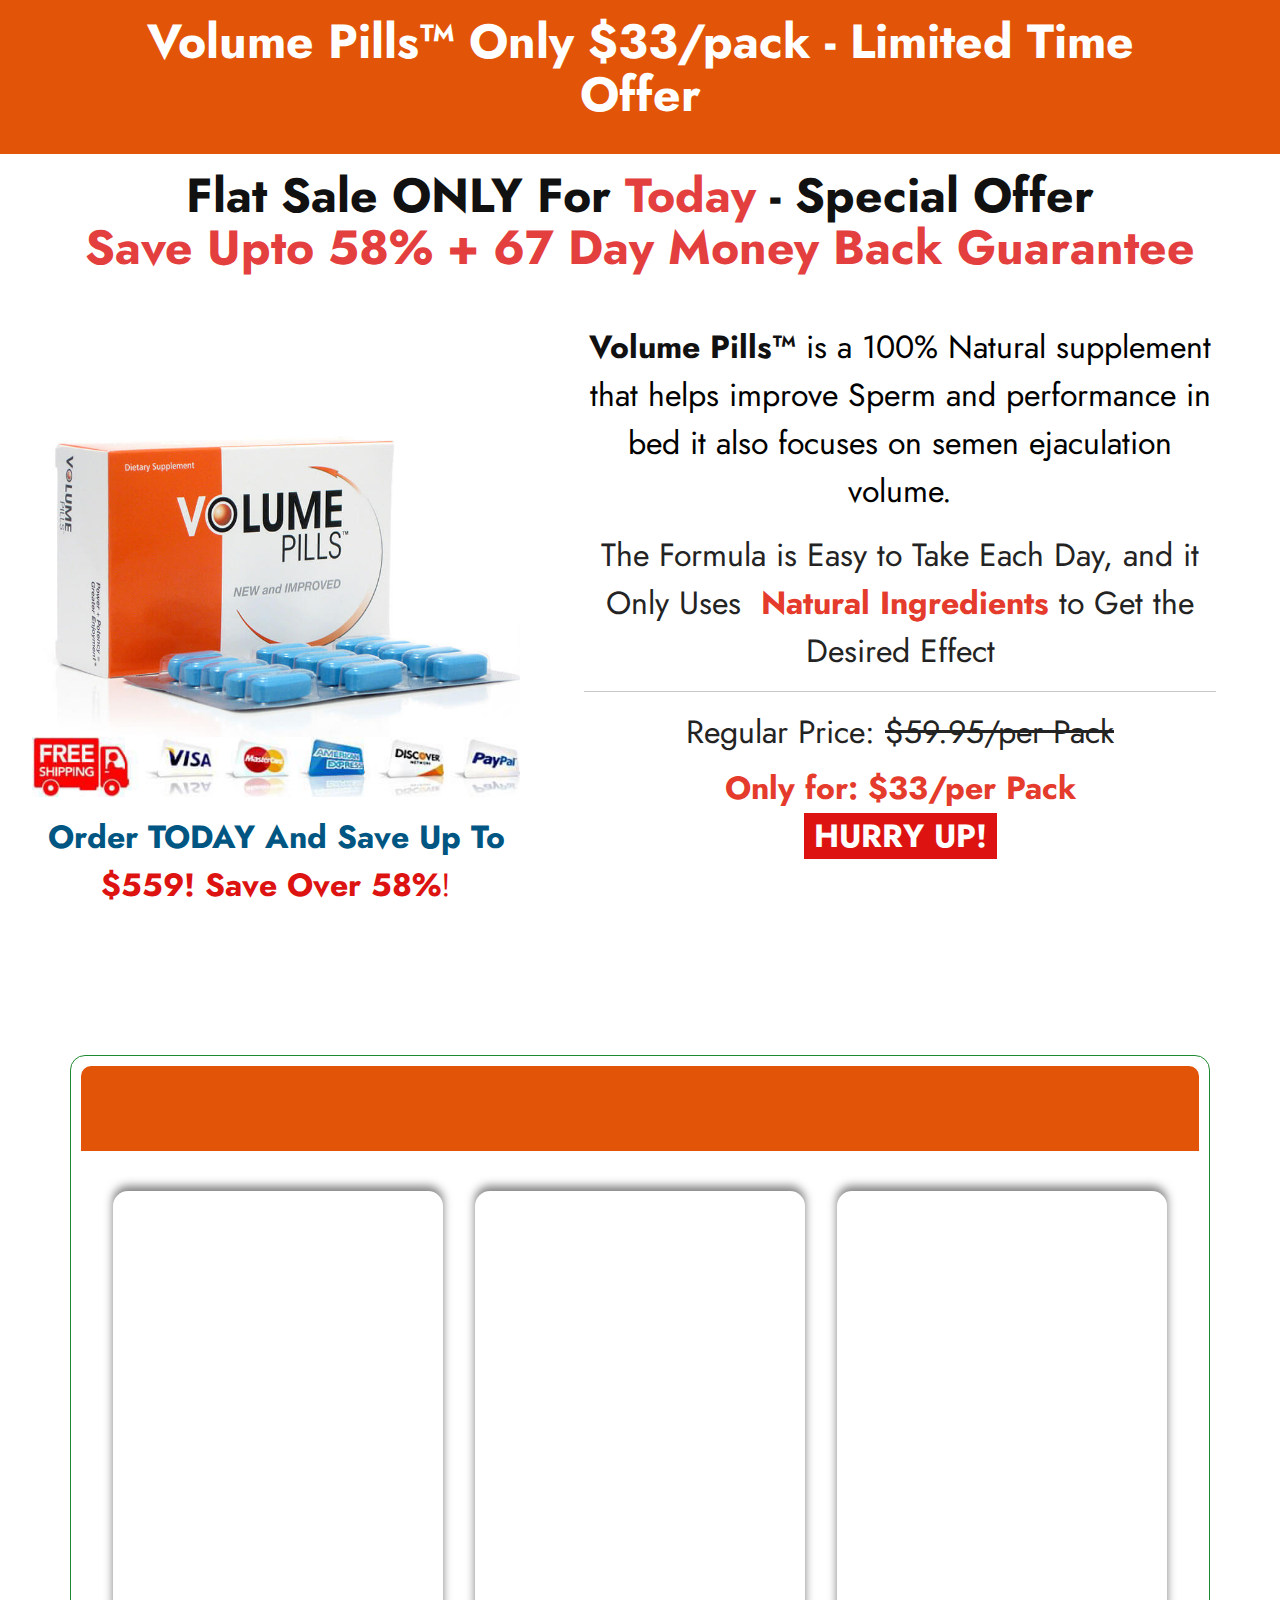
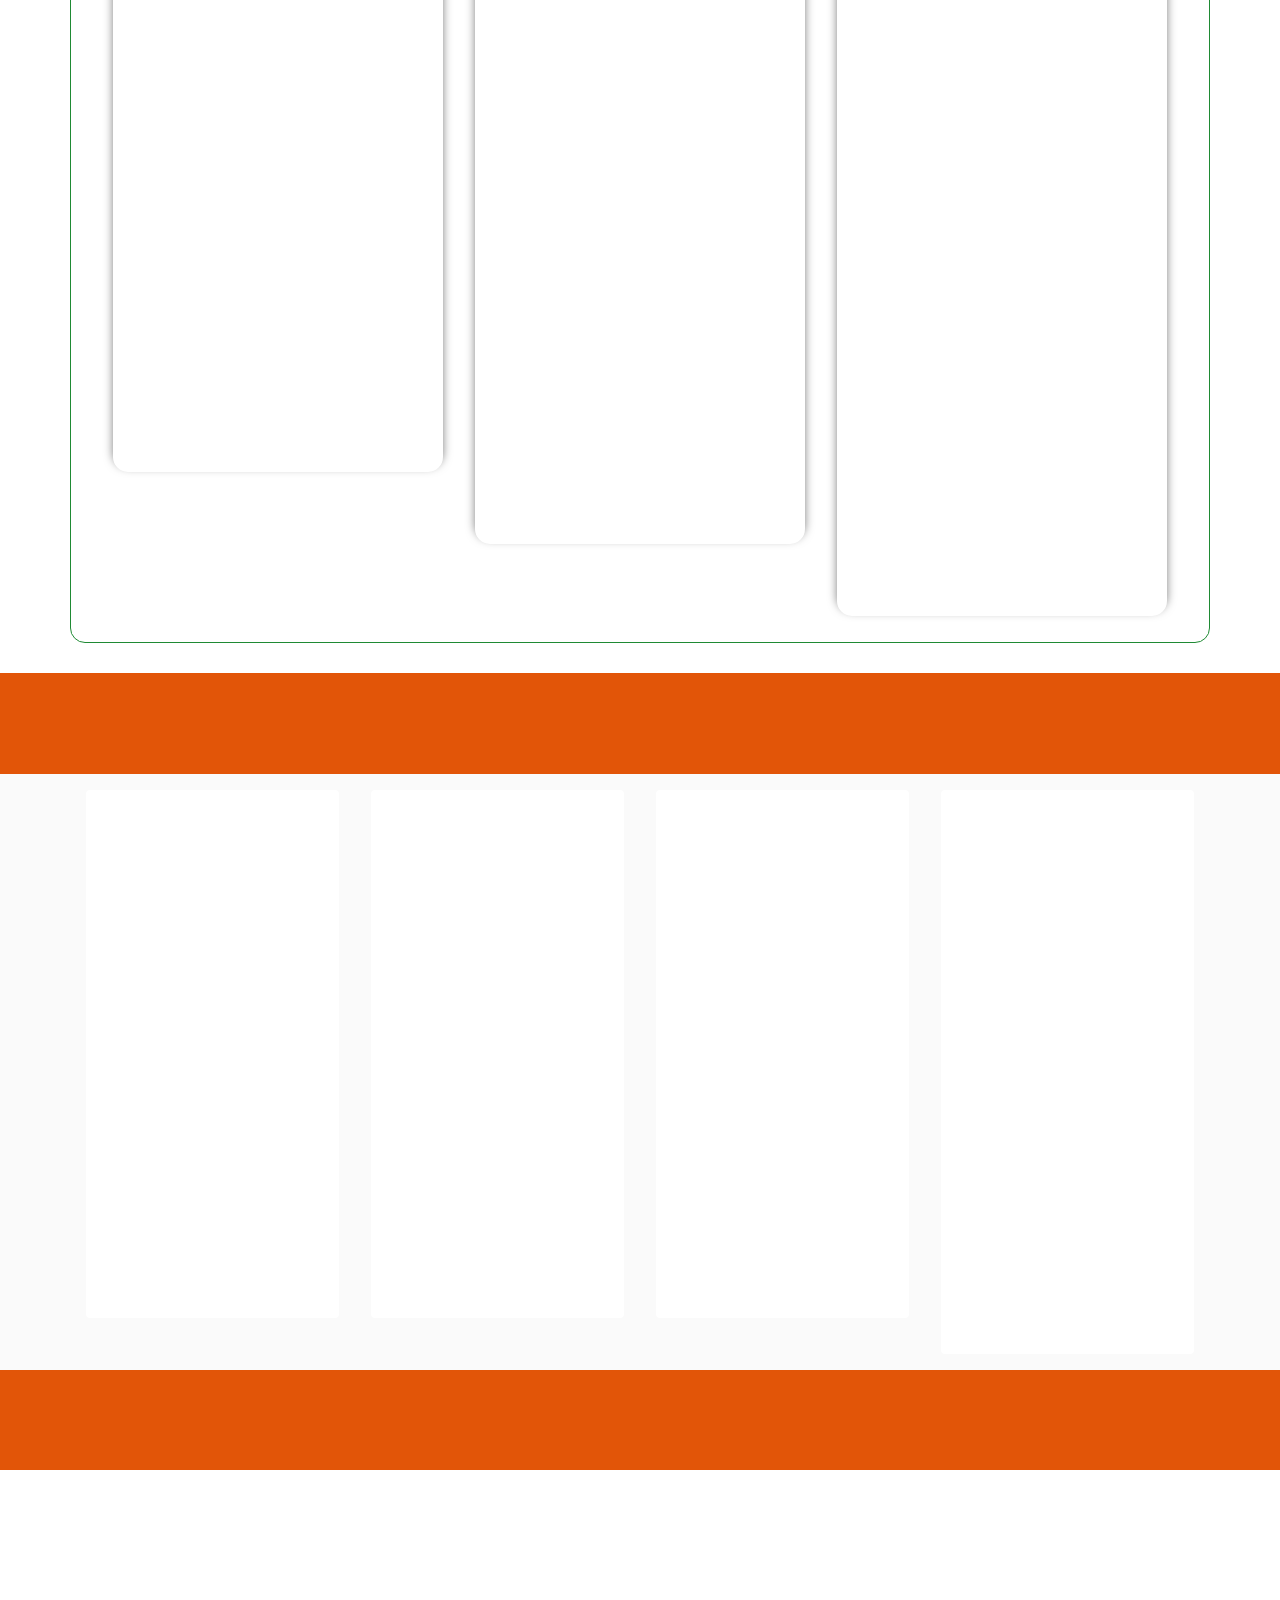
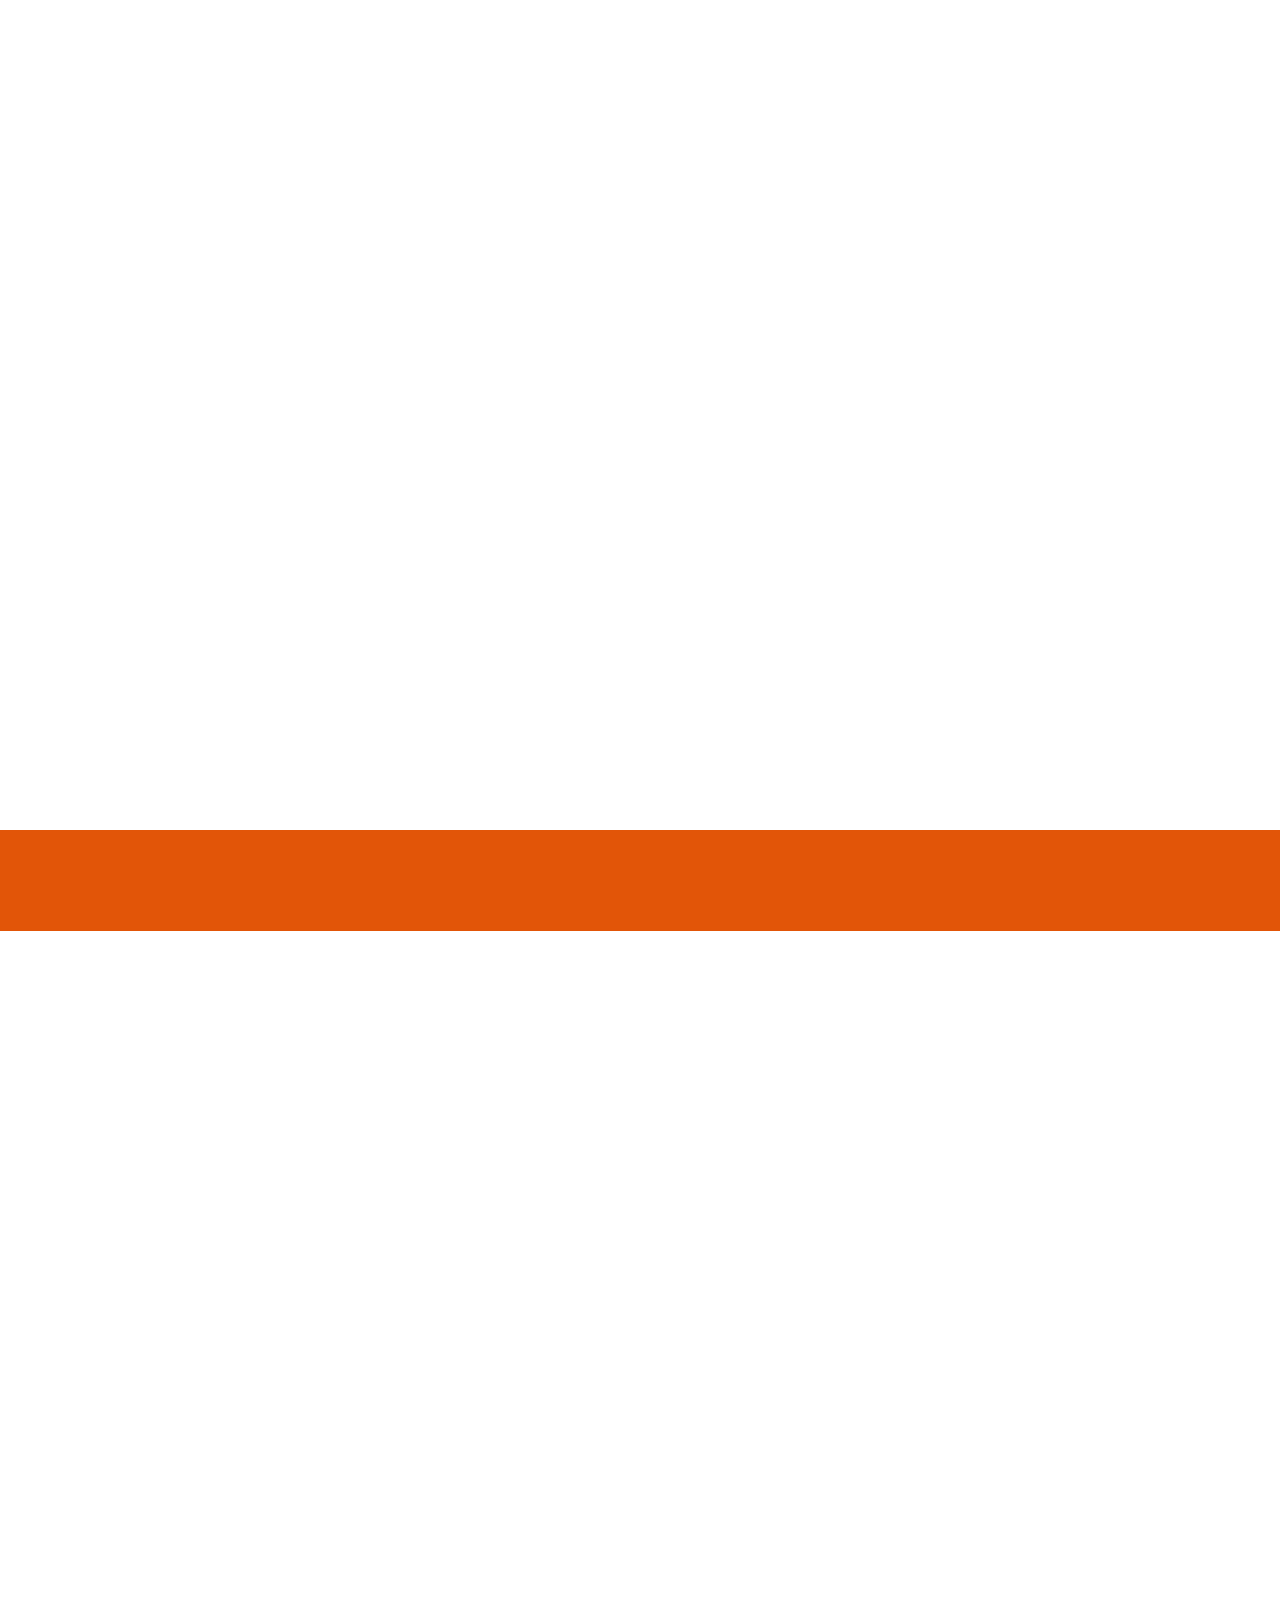
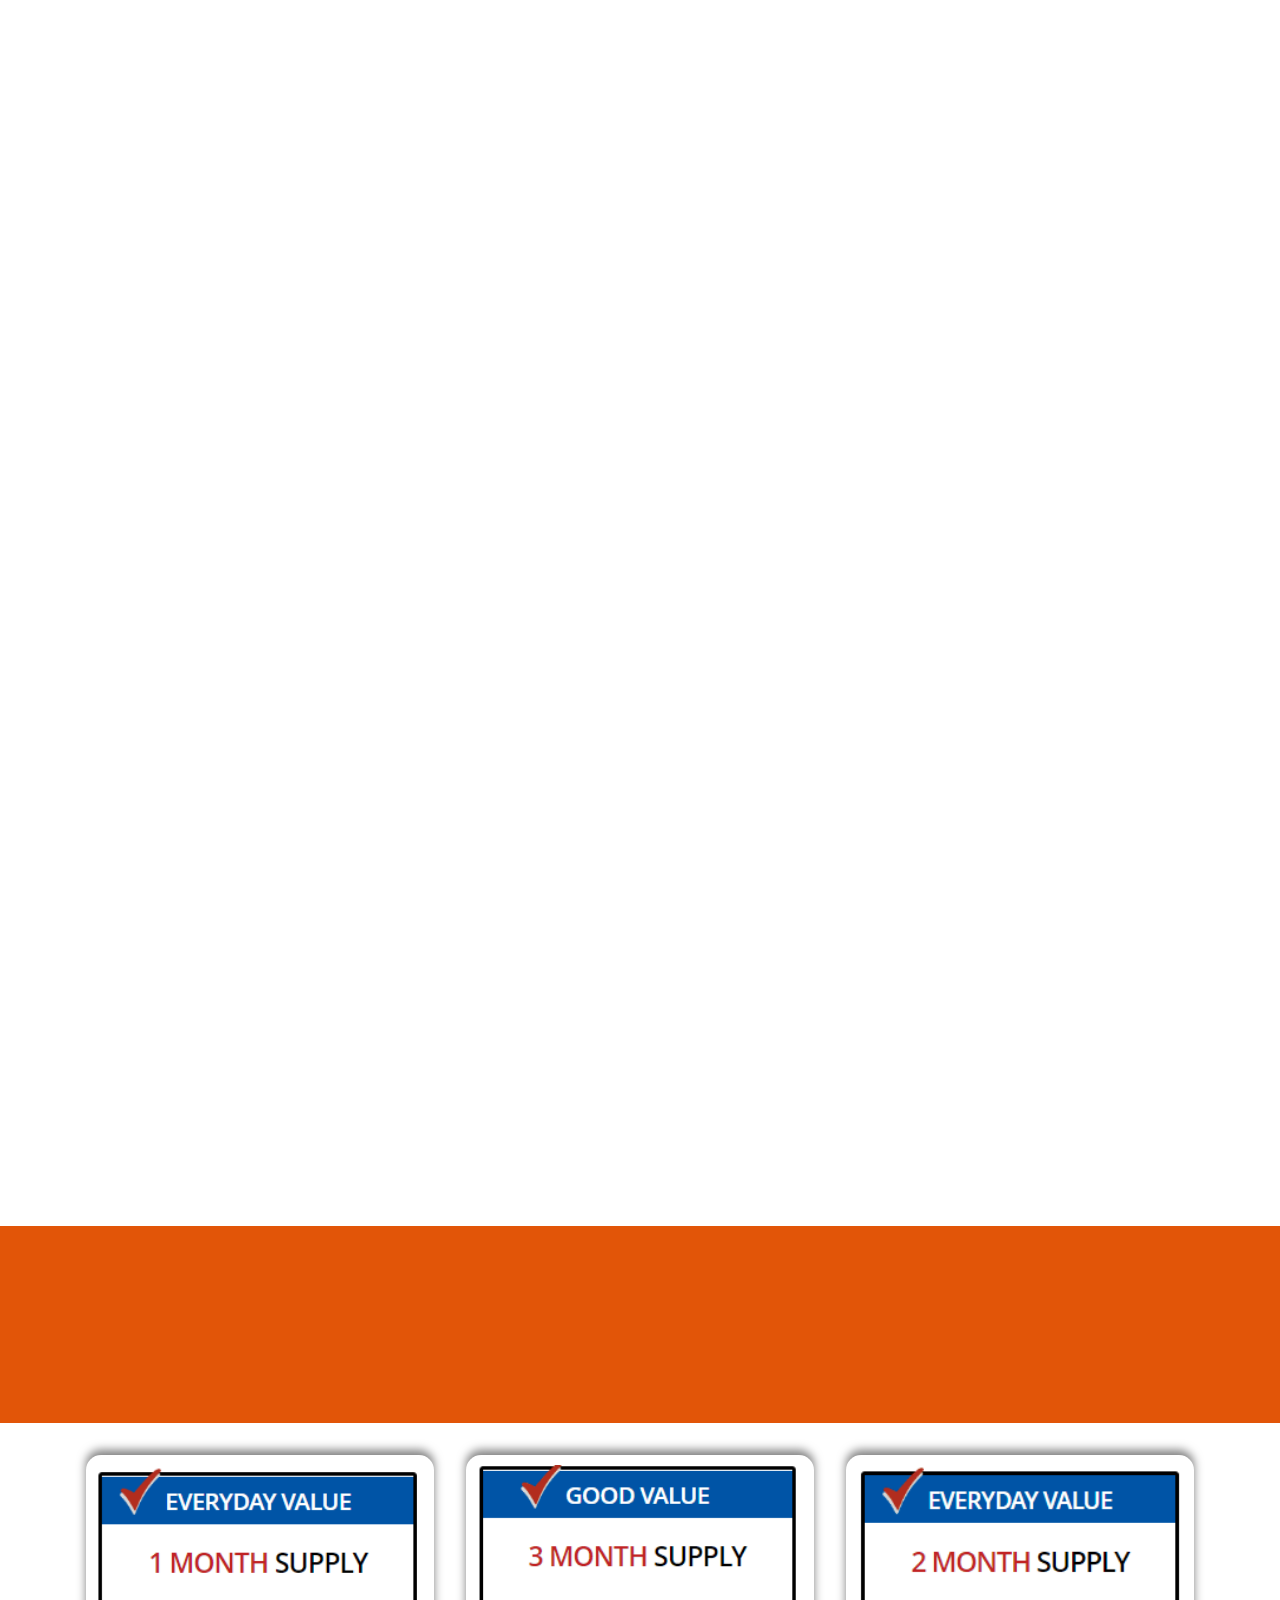
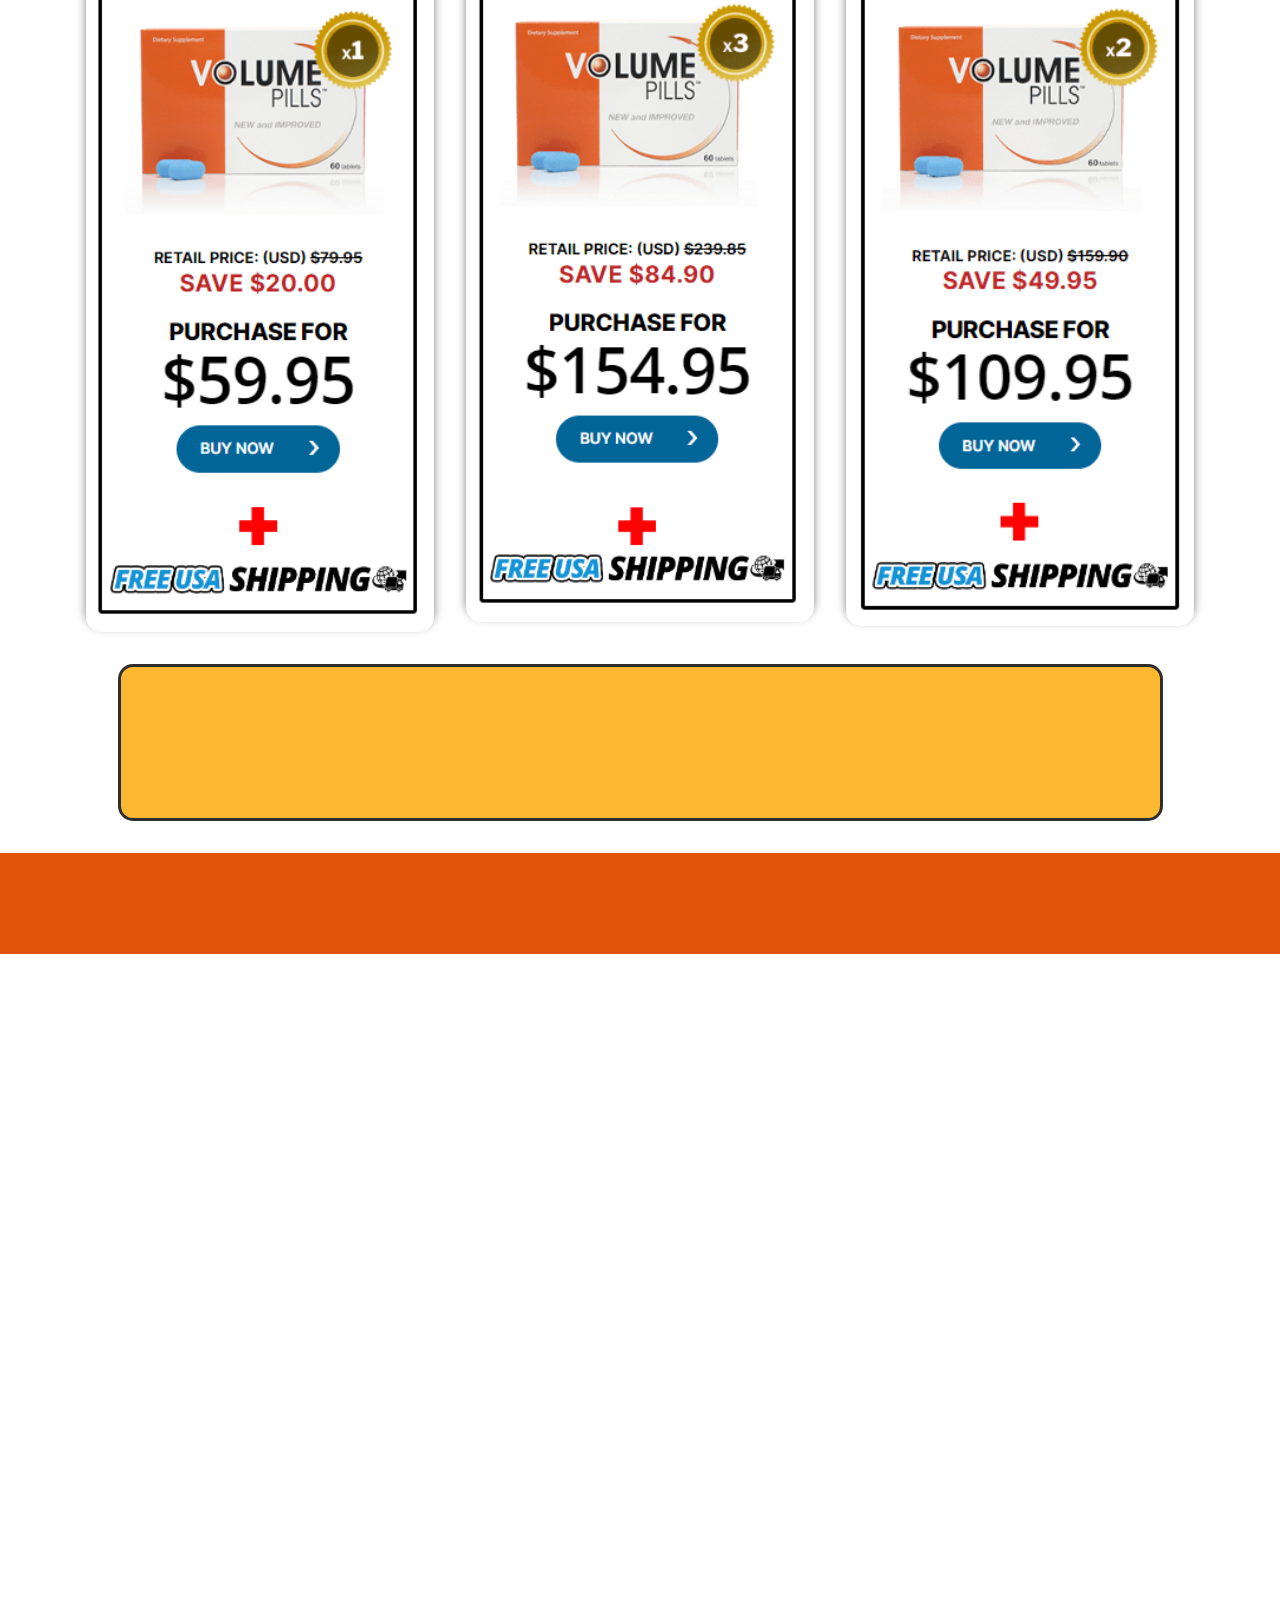
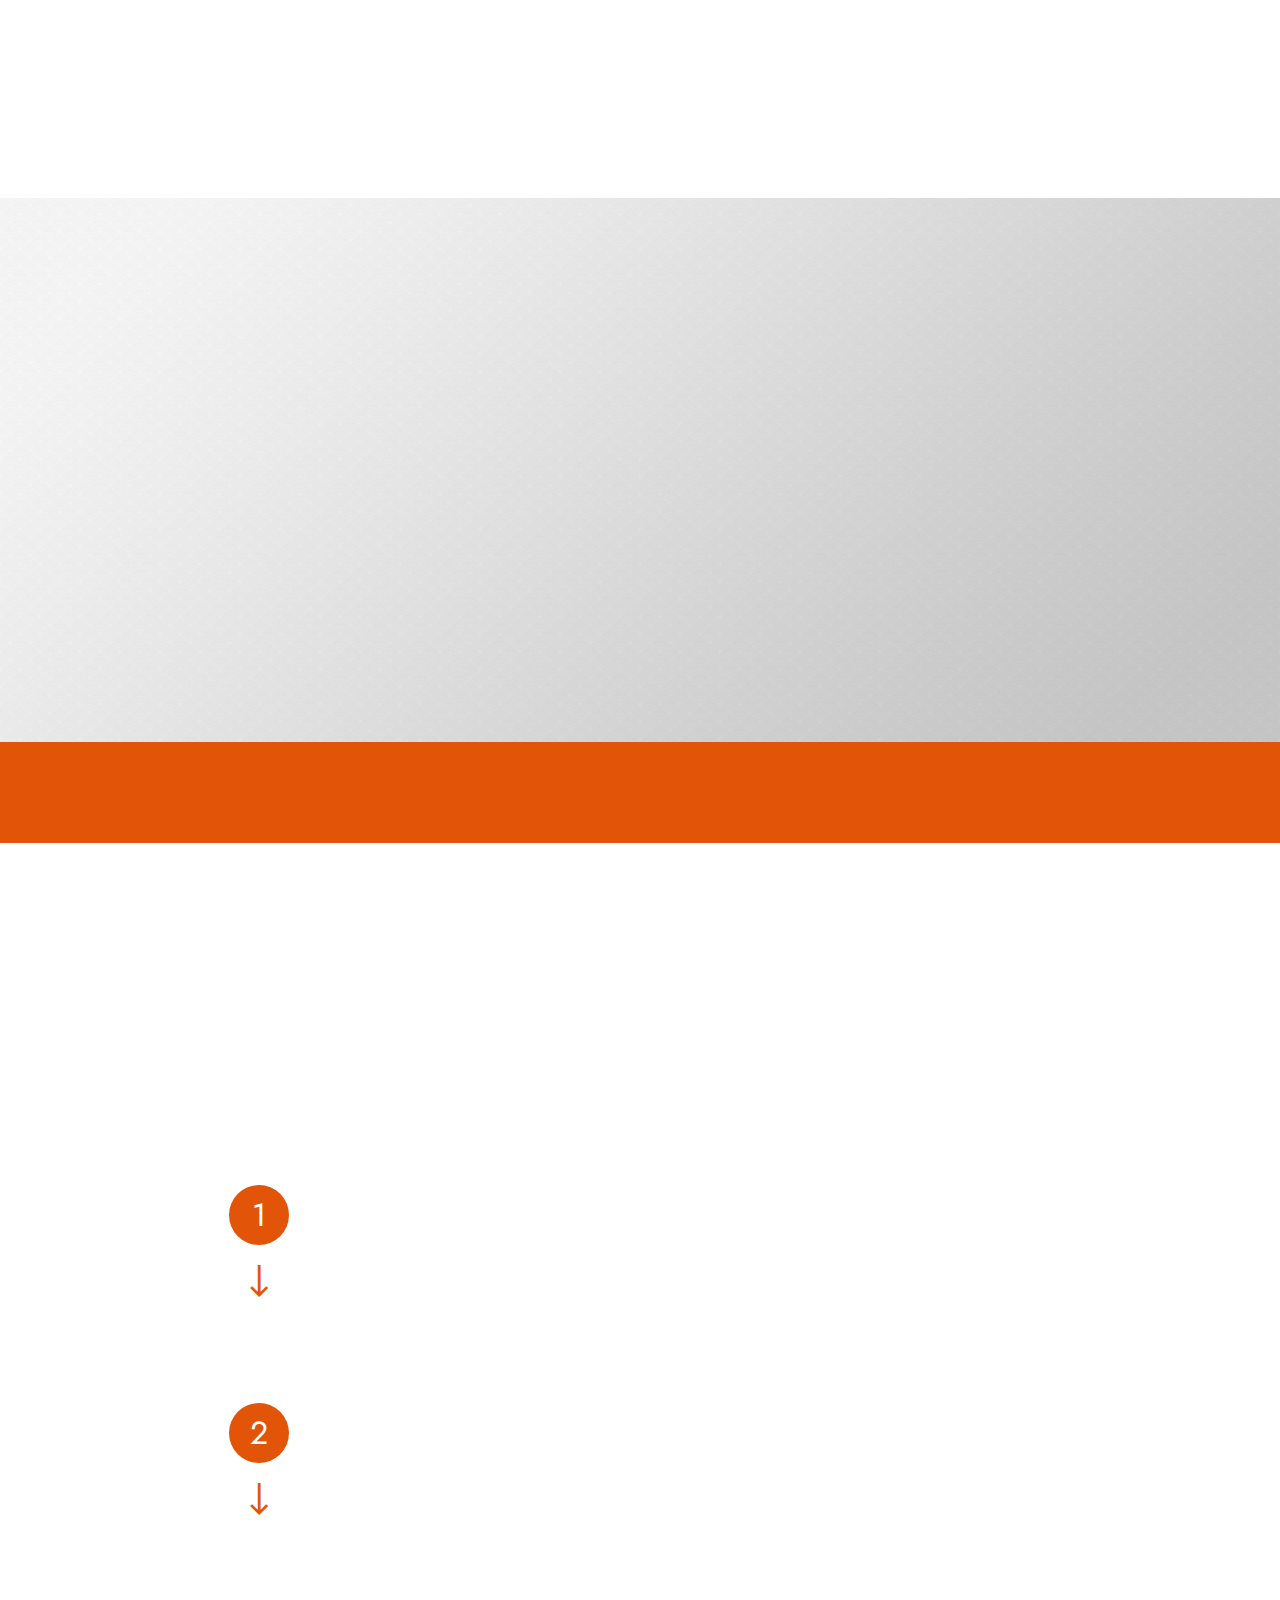
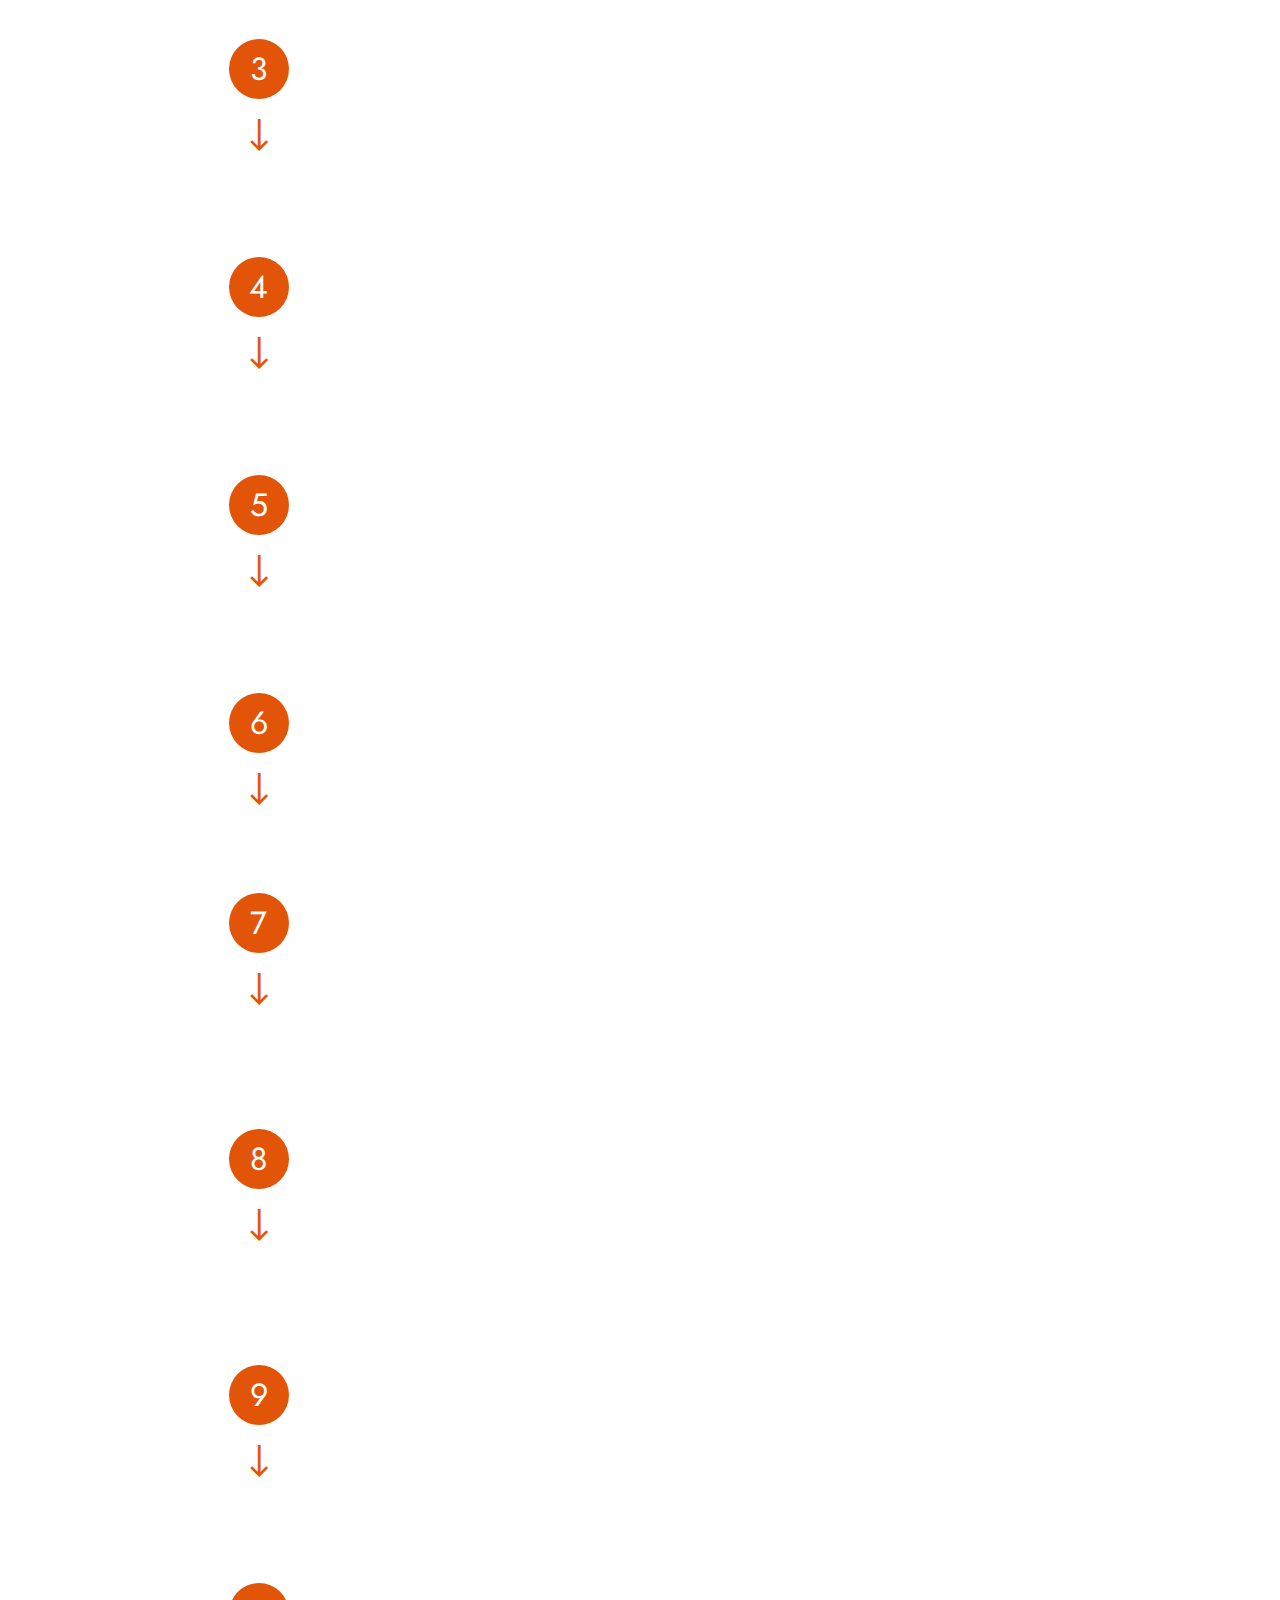
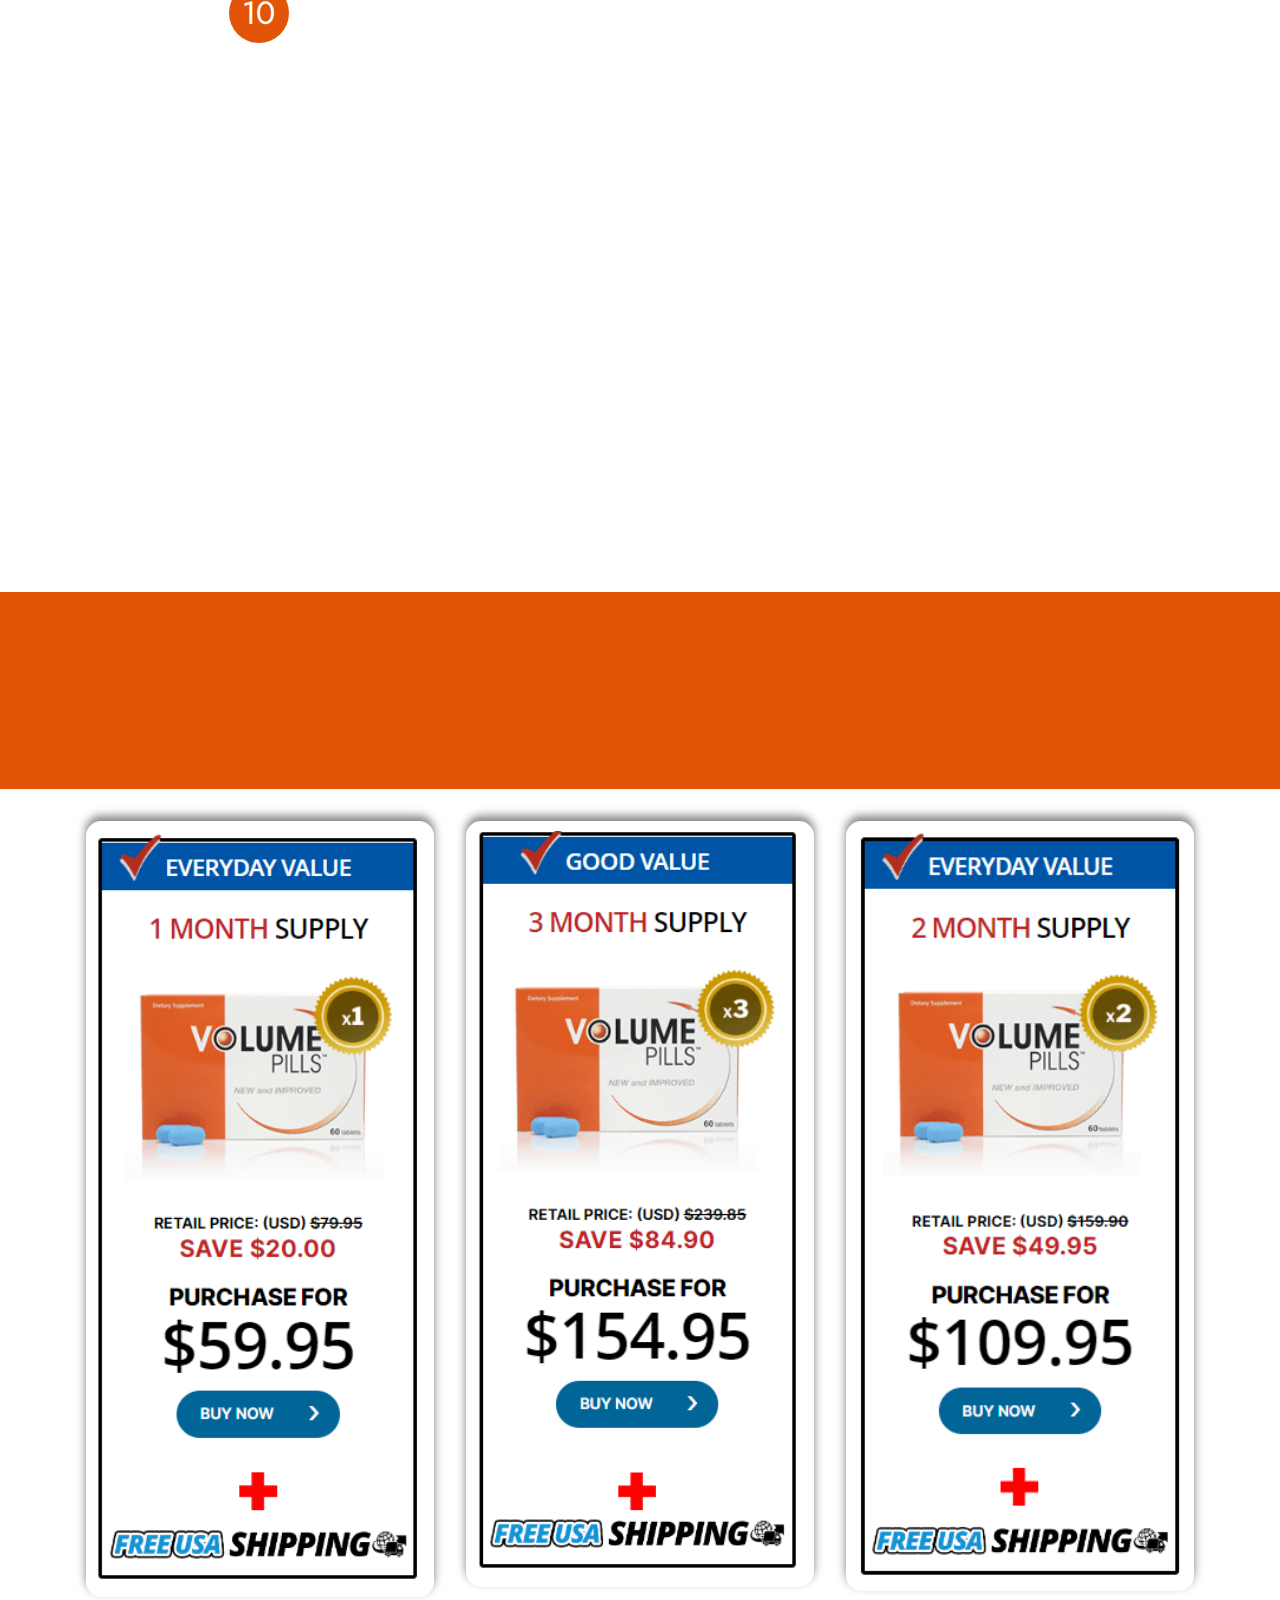
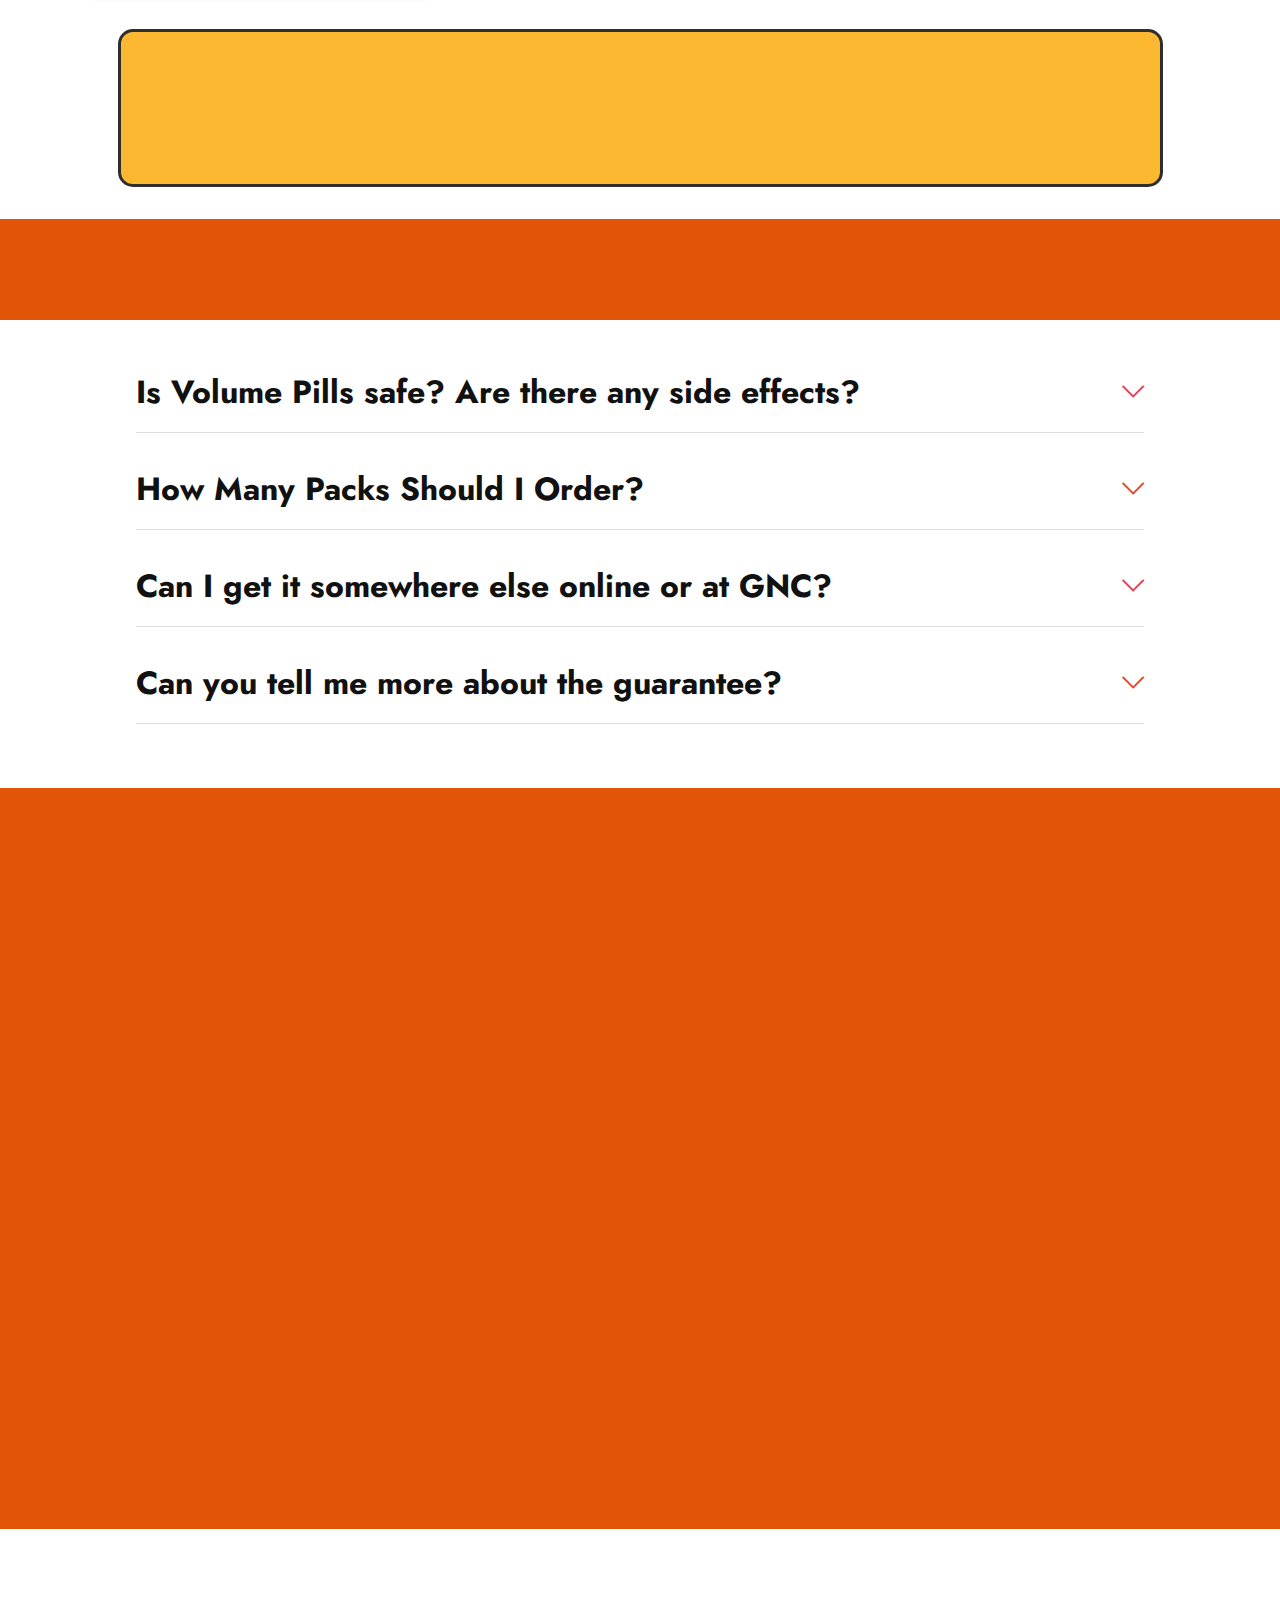
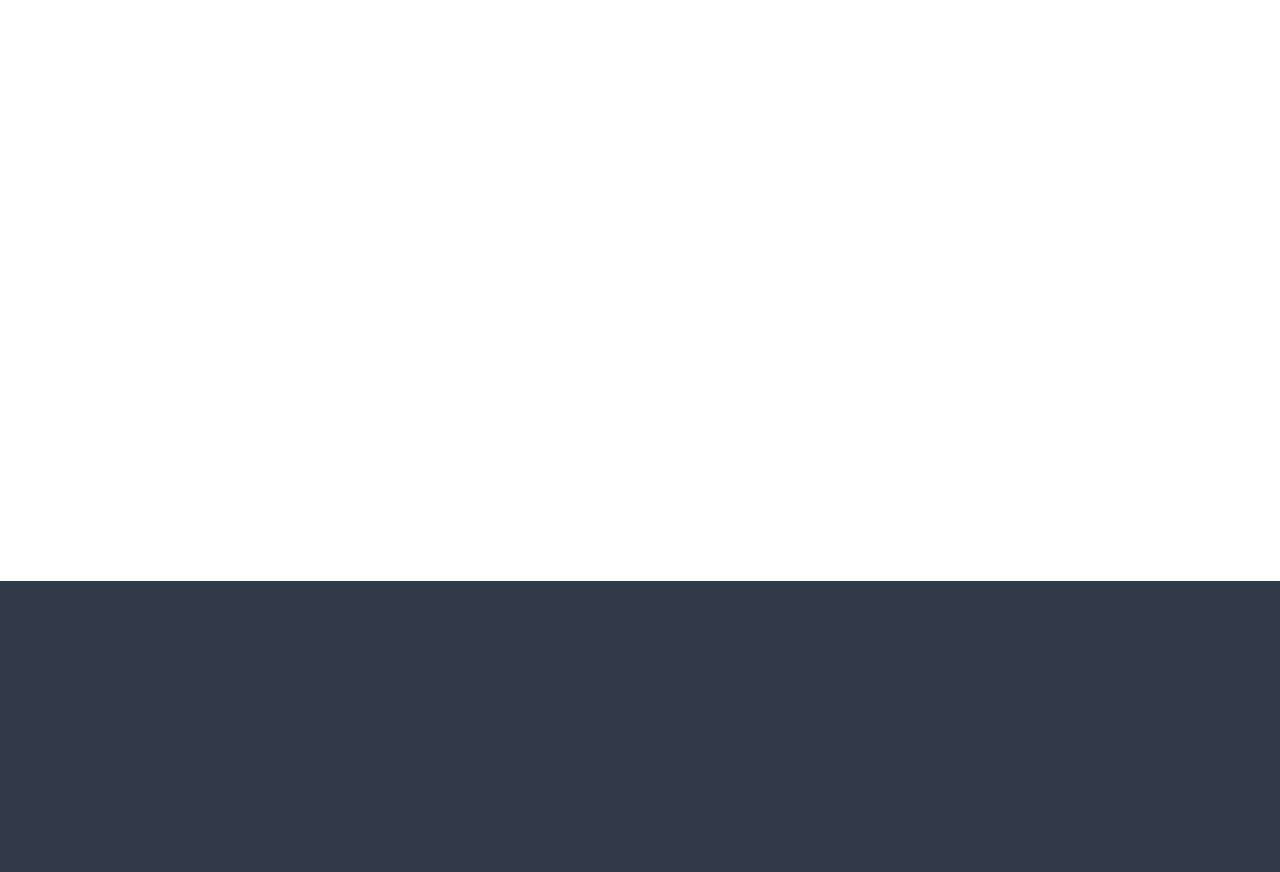
<file: index.html>
<!DOCTYPE html>
<html lang="en-US">


<head>
    <!-- Site made with Mobirise Website Builder v5.6.5, https://mobirise.com -->
    <meta charset="UTF-8">
    <meta http-equiv="X-UA-Compatible" content="IE=edge">
    <meta name="referrer" content="no-referrer">
    <link rel="canonical" href="index.html" />
    <meta name="twitter:card" content="summary_large_image" />
    <meta name="twitter:image:src" content="assets/images/index-meta.webp">
    <meta property="og:image" content="assets/images/index-meta.webp">
    <meta name="twitter:title" content="Volume Pills® - USA Official Website">
    <meta name="viewport" content="width=device-width, initial-scale=1, minimum-scale=1">
    <link rel="shortcut icon" href="assets/images/volume-pills-favicon.png" type="image/x-icon">
    <meta name="description"
        content="Volume Pills is a 100% Natural supplement that helps improve Sperm and performance in bed Try Now.">
    <meta name="keywords"
        content="volume pills,volume pills uk,volume pills coupon code,where to buy volume pills," />


    <title>Volume Pills™ (2023)| Official Site - 58% off Today"</title>
    <link rel="stylesheet" href="assets/web/assets/mobirise-icons2/mobirise2.css">
    <link rel="stylesheet" href="assets/web/assets/mobirise-icons/mobirise-icons.css">
    <link rel="stylesheet" href="assets/bootstrap/css/bootstrap.min.css">
    <link rel="stylesheet" href="assets/bootstrap/css/bootstrap-grid.min.css">
    <link rel="stylesheet" href="assets/bootstrap/css/bootstrap-reboot.min.css">
    <link rel="stylesheet" href="assets/animatecss/animate.css">
    <link rel="stylesheet" href="assets/popup-overlay-plugin/style.css">
    <link rel="stylesheet" href="assets/theme/css/style.css">
    <link rel="preload"
        href="https://fonts.googleapis.com/css?family=Jost:100,200,300,400,500,600,700,800,900,100i,200i,300i,400i,500i,600i,700i,800i,900i&amp;display=swap"
        as="style" onload="this.onload=null;this.rel='stylesheet'">
    <noscript>
        <link rel="stylesheet"
            href="https://fonts.googleapis.com/css?family=Jost:100,200,300,400,500,600,700,800,900,100i,200i,300i,400i,500i,600i,700i,800i,900i&amp;display=swap">
    </noscript>
    <link rel="preload" as="style" href="assets/mobirise/css/mbr-additional.css">
    <link rel="stylesheet" href="assets/mobirise/css/mbr-additional.css" type="text/css">
    
<!-- Google tag (gtag.js) -->
<script async src="https://www.googletagmanager.com/gtag/js?id=UA-235349626-1"></script>
<script>
  window.dataLayer = window.dataLayer || [];
  function gtag(){dataLayer.push(arguments);}
  gtag('js', new Date());

  gtag('config', 'UA-235349626-1');
</script>

</head>

<body>

    <section data-bs-version="5.1" class="content4 cid-trKW5XvFpS" id="header7-3s">


        <div id="Work" class="container-fluid">
            <div class="row justify-content-center">
                <div class="title col-md-12 col-lg-11">
                    <h1 class="mbr-section-title mbr-fonts-style align-center mb-4 display-2"><strong>Volume Pills™ Only
                            $33/pack - Limited Time Offer</strong></h1>


                </div>
            </div>
        </div>
    </section>

    <section data-bs-version="5.1" class="content4 cid-trKW78yBg8" id="content4-3t">


        <div class="container-fluid">
            <div class="row justify-content-center">
                <div class="title col-md-12 col-lg-12">
                    <h2
                        class="mbr-section-title mbr-fonts-style align-center mb-4 d-none d-md-block d-lg-block d-xl-block display-2">
                        <font color="#111111" style=""><strong>Flat Sale ONLY For</strong></font>
                        <strong>Today</strong>&nbsp;<font color="#111111"><strong>- Special Offer</strong><br></font>
                        <strong>Save Upto 58% + 67 Day Money Back Guarantee</strong>
                    </h2>


                </div>
            </div>
        </div>
    </section>

    <section data-bs-version="5.1" class="header11 cid-sKvgoPx0tt" id="header11-23">





        <div class="container-fluid">
            <div class="row justify-content-center">
                <div class="col-12 col-md-5 image-wrapper">
                    <img class="w-100" src="assets/images/volume-pills-1.jpg" alt="Volume Pills">
                    <p> <img
                            src="assets/images/credit-cards.jpg">
                    </p>

                    <h3 class="mbr-text mbr-fonts-style display-5">
                        <center><strong>
                                <font style="color:#005682;">Order TODAY And Save Up To</font>
                            </strong>
                            <font style="color:#DD1311;"><strong>$559!
                                    Save Over 58%</strong>!</font>
                        </center>
                    </h3>

                </div>
                <div class="col-12 col-md">
                    <div class="text-wrapper text-center">
                        <h2 class="mbr-section-title mbr-fonts-style mb-3 display-5">
                            <font style="color:#111111;"><strong>Volume Pills™</strong></font>&nbsp;is a 100% Natural
                            supplement that helps improve Sperm and performance in bed it also focuses on semen
                            ejaculation volume.
                        </h2>
                        <h3 class="mbr-text mbr-fonts-style display-5">
                            The Formula is Easy to Take Each Day, and it Only Uses&nbsp;<font style="color:#e43b2c;">
                                <strong>Natural Ingredients</strong></font> to Get the Desired Effect</h3>

                        <hr>
                        <h3 class="mbr-text mbr-fonts-style display-5">Regular Price: <strike>$59.95/per Pack</strike>
                        </h3>


                        <p class="mbr-text mbr-fonts-style display-5">
                            <font style="color:#e43b2c;"><strong>Only for: $33/per Pack</strong></font><br><strong>
                                <font style="background-color:#DD1311;">
                                    <font style="color:#ffffff;">&nbsp;HURRY UP!&nbsp;</font>
                                </font>
                            </strong>
                        </p>


                        <div class="mbr-section-btn mt-3"><a class="btn btn-warning display-2" href="https://www.volumepills.com/ct/752831"><span
                                    class="mobi-mbri mobi-mbri-cart-add mbr-iconfont mbr-iconfont-btn"></span>&nbsp; Buy Volume Pills Now
                                &nbsp;</a></div>
                    </div>
                </div>
            </div>
        </div>
    </section>

    <section data-bs-version="5.1" class="testimonials1 cid-tf2kGt3MiG" id="image3-38">





        <div class="JCB container">
            <div class="container JCB_Title" style="background-color:#e25508;">
                <div class="media-container-row ">
                    <div class="title col-12 align-center">
                        <h2 class="pb-1 mbr-fonts-style display-2"><strong>Proven By Thousands</strong></h2>

                    </div>
                </div>
            </div>

            <div class="container pt-3 mt-2">
                <div class="media-container-row">
                    <div class="mbr-testimonial p-3 align-center col-12 col-md-6 col-lg-4">
                        <div class="panel-item p-3 JCB_User">
                            <div class="card-block ">
                                <div class="testimonial-photo">
                                    <img src="assets/images/gerald-y-volume-pills-review-1.webp"
                                        alt="gerald-y-volume-pills-review-1">
                                </div>

                                <p class="StarBox"><img
                                        src="assets/images/png-transparent-star-5-star-text-logo-computer-wallpaper-removebg-preview.png">
                                </p>
                                <p style="font-size:25px">
                                    <font style="color:#2e9155;"><strong>Verified Purchase</strong></font>
                                </p>
                                <p class="mbr-text mbr-fonts-style display-7">
                                    <font style="color:#d20000"><strong>"</strong><strong>I gained confidence in the
                                            bedroom</strong><strong>"</strong></font><br>I was initially skeptical but
                                    after a couple of weeks I saw the results that Volume Pills talks about.<br><br>Not
                                    only have I gained confidence in the bedroom, but the product has brought me back to
                                    when I was cumming like when I was a teenager.<br>
                                </p>
                            </div>
                            <div class="card-footer">
                                <div class="mbr-author-name mbr-bold mbr-fonts-style display-7"><em>Gerald Y.</em>
                                    <div><em>St. Louis, Missouri</em><br></div>
                                </div>

                            </div>
                        </div>
                    </div>

                    <div class="mbr-testimonial p-3 align-center col-12 col-md-6 col-lg-4">
                        <div class="panel-item p-3 JCB_User">
                            <div class="card-block">
                                <div class="testimonial-photo">
                                    <img src="assets/images/weldon-k-volume-pills-review-2.webp"
                                        alt="weldon-k-volume-pills-review-2">
                                </div>
                                <p class="StarBox"><img
                                        src="assets/images/png-transparent-star-5-star-text-logo-computer-wallpaper-removebg-preview.png">
                                </p>
                                <p style="font-size:25px">
                                    <font style="color:#2e9155;"><strong>Verified Purchase</strong></font>
                                </p>
                                <p class="mbr-text mbr-fonts-style display-7">
                                    <font style="color:#d20000"><strong>"</strong><strong>This product is the best
                                            because I also feel harder</strong><strong>"</strong></font><br>I followed
                                    the instructions on the box to refrain from ejaculating for 7 weeks and it was well
                                    worth it. When my girlfriend saw the amount of semen she was in awe.
                                    <br>
                                    <br>This product is the best because I also feel harder and have more sexual
                                    desire.<br>
                                </p>
                            </div>
                            <div class="card-footer">
                                <div class="mbr-author-name mbr-bold mbr-fonts-style display-7"><em>Weldon
                                        K.</em><br><em>Austin, Texas</em></div>

                            </div>
                        </div>
                    </div>

                    <div class="mbr-testimonial p-3 align-center col-12 col-md-6 col-lg-4">
                        <div class="panel-item p-3 JCB_User">
                            <div class="card-block">
                                <div class="testimonial-photo">
                                    <img src="assets/images/michael-r-volume-pills-review-3.webp"
                                        alt="weldon-k-volume-pills-review-3">
                                </div>
                                <p class="StarBox"><img
                                        src="assets/images/png-transparent-star-5-star-text-logo-computer-wallpaper-removebg-preview.png">
                                </p>
                                <p style="font-size:25px">
                                    <font style="color:#2e9155;"><strong>Verified Purchase</strong></font>
                                </p>

                                <p class="mbr-text mbr-fonts-style display-7">
                                    <font style="color:#d20000"><strong>"</strong><strong>I’m already seeing and feeling
                                            the difference!</strong><strong>"</strong></font><br>As I get older I am
                                    finding that my loads are not as full as before. I drink plenty of water and eat
                                    healthy but it doesn’t seem to be helping.<br>Now, however, after just 10 days of
                                    using Volume Pills, I’m already seeing and feeling the difference! I’m looking
                                    forward to seeing how much improvement is to come.<br>
                                </p>
                            </div>
                            <div class="card-footer">
                                <div class="mbr-author-name mbr-bold mbr-fonts-style display-7"><em>Michael
                                        R.&nbsp;</em><em>Sarasota, Florida</em></div>

                            </div>
                        </div>
                    </div>






                </div>
            </div>
        </div>
    </section>

    <section data-bs-version="5.1" class="content4 cid-sKy1rbqsFk" id="content4-2c">


        <div class="container-fluid">
            <div class="row justify-content-center">
                <div class="title col-md-12 col-lg-10">
                    <h3 class="mbr-section-title mbr-fonts-style align-center mb-4 display-2">
                        <strong>Why Choose Volume Pills</strong><strong>?</strong>
                    </h3>


                </div>
            </div>
        </div>
    </section>

    <section data-bs-version="5.1" class="team1 cid-sKy1d3drzV cid-trL7yHtJZ7" id="team1-3v">


        <div class="container">
            <div class="row justify-content-center">

                <div class="col-sm-6 col-lg-3">
                    <div class="card-wrap">
                        <div class="image-wrap">
                            <img src="assets/images/madeinusa-500x300.png" alt="Volume Pills Made In USA"
                                title="Volume Pills">
                        </div>
                        <div class="content-wrap">
                            <h5 class="mbr-section-title card-title mbr-fonts-style align-center m-0 display-5">
                                <strong>Made In USA</strong></h5>

                            <p class="card-text mbr-fonts-style align-center display-7">
                                Our VolumePills&nbsp; supplement is proudly formulated in the United States of America.
                            </p>


                        </div>
                    </div>
                </div>

                <div class="col-sm-6 col-lg-3">
                    <div class="card-wrap">
                        <div class="image-wrap">
                            <img src="assets/images/fda-approved-500x300.png" alt="Volume Pills FDA Approved"
                                title="Volume Pills">
                        </div>
                        <div class="content-wrap">
                            <h5 class="mbr-section-title card-title mbr-fonts-style align-center m-0 display-5">
                                <strong>FDA Approved</strong></h5>

                            <p class="card-text mbr-fonts-style align-center display-7">VolumePills is formulated in a
                                FDA registered facility which adheres to strict FDA regulations.
                            </p>


                        </div>
                    </div>
                </div>

                <div class="col-sm-6 col-lg-3">
                    <div class="card-wrap">
                        <div class="image-wrap">
                            <img src="assets/images/gmp-certified-500x300.png" alt="Volume Pills GMP Certified"
                                title="Volume Pills">
                        </div>
                        <div class="content-wrap">
                            <h5 class="mbr-section-title card-title mbr-fonts-style align-center m-0 display-5">
                                <strong>GMP Certified</strong></h5>

                            <p class="card-text mbr-fonts-style align-center display-7">
                                Good Manufacturing Practice certified ensuring pharmaceutical grade quality.
                            </p>


                        </div>
                    </div>
                </div>

                <div class="col-sm-6 col-lg-3">
                    <div class="card-wrap">
                        <div class="image-wrap">
                            <img src="assets/images/100-natural-500x300.png" alt="Volume Pills Natural Product"
                                title="Volume Pills">
                        </div>
                        <div class="content-wrap">
                            <h5 class="mbr-section-title card-title mbr-fonts-style align-center m-0 display-5">
                                <strong>100% Natural</strong></h5>

                            <p class="card-text mbr-fonts-style align-center display-7">
                                We are proud to say that VolumePills capsules are All Natural, Non-GMO and Gluten-Free.
                            </p>


                        </div>
                    </div>
                </div>
            </div>
        </div>
    </section>

    <section data-bs-version="5.1" class="content4 cid-tkcEFsKojl" id="content4-3h">


        <div class="container-fluid">
            <div class="row justify-content-center">
                <div class="title col-md-12 col-lg-10">
                    <h3 class="mbr-section-title mbr-fonts-style align-center mb-4 display-2"><strong>What is Volume
                            Pills?</strong></h3>


                </div>
            </div>
        </div>
    </section>

    <section data-bs-version="5.1" class="header11 cid-sKy3mBGCCf" id="header11-2e">





        <div class="container-fluid">
            <div class="row justify-content-center">
                <div id="What" class="col-12 col-md-4 image-wrapper">
                    <img class="w-100" src="assets/images/volume-pills-package.webp" alt="volume-pills-package">
                    <img class="w-100" src="assets/images/volume-pills-improve-bed.jpg" alt="Volume Pills-effect">
                </div>
                <div class="col-12 col-md">
                    <div class="text-wrapper text-center">

                        <p class="mbr-text mbr-fonts-style display-7">Volume Pills brings sexual pleasure like very few
                            products. It’s topped only by Semenax – Volume Pills brings a powerful formula of sexual
                            nutrients that help boost semen production, so when you ejaculate, it’s bigger, longer, and
                            filled with more pleasure. <br><br>So, how do Volume Pills achieve their desired effect? The key lies in their ingredients. Zinc, an important mineral, plays a vital role in sperm production. Volume Pills ensure an adequate supply of zinc, supporting healthy semen production and overall reproductive function.<br><br>Drilizen, another ingredient in Volume Pills, contains protodioscin. This compound is believed to positively influence testosterone levels, potentially improving sexual performance and semen volume.<br>
                            <br>Additional ingredients like Solidilin and Ku Gua work together to enhance sexual desire and function. They increase blood flow to the genital area, leading to improved erections and heightened pleasure.<br><br>Volume Pills are dietary supplements that aim to increase semen volume and enhance sexual pleasure. By using natural ingredients, these pills support reproductive health and intensify orgasms. If you're looking to enhance your sexual experiences, Volume Pills may be worth considering. Remember to prioritize your well-being and consult a professional for personalized guidance.<br>
                        </p>

                    </div>
                </div>
            </div>
        </div>
    </section>

    <section data-bs-version="5.1" class="content4 cid-sKy6Ur4nH7" id="header7-2f">


        <div id="Work" class="container-fluid">
            <div class="row justify-content-center">
                <div class="title col-md-12 col-lg-10">
                    <h3 class="mbr-section-title mbr-fonts-style align-center mb-4 display-2">
                        <strong>How Does Volume Pills Works</strong>
                    </h3>


                </div>
            </div>
        </div>
    </section>

    <section data-bs-version="5.1" class="content4 cid-th15EIYIbB" id="content4-39">




        <div class="container">
            <div class="row justify-content-center">
                <div class="title col-md-12 col-lg-10">

                    <h4 class="mbr-section-subtitle align-center mbr-fonts-style mb-4 display-7">Curious about how Volume Pills work to enhance sexual experiences? With a 17-year history since their introduction in 2003, it's evident that these pills have gained popularity and garnered positive reviews. Let's delve into the details of their mechanism and ingredients to understand their effectiveness.&nbsp;<div></div><br>
                    
                    <div>To determine if a supplement truly delivers results, it's crucial to examine its ingredients. In the case of Volume Pills, the inclusion of high-quality ingredients provides assurance of their efficacy.</div> <br>
                        <div>One key ingredient in Volume Pills is Solidilin. This natural compound has been extensively studied and has shown promising effects on sexual health. It works by stimulating the release of dopamine, a neurotransmitter associated with pleasure and satisfaction. By enhancing dopamine levels, Solidilin contributes to increased sexual desire and enjoyment.</div>
                        <br>
                        <div>Another important ingredient is Xi Lan Rou Gui. This Chinese herb has been traditionally used to improve blood flow and circulation. By enhancing blood flow to the genital area, Xi Lan Rou Gui helps to promote stronger and longer-lasting erections, leading to heightened sexual pleasure.</div> 
                        
                        <br><div>Additionally, Volume Pills contain Ku Gua, a natural extract known for its potential to increase testosterone levels. Higher testosterone levels can improve sexual performance and energy, resulting in a more satisfying sexual experience.</div>
                        
                        <br> <div>With a blend of scientifically-backed ingredients, Volume Pills offer a comprehensive approach to enhancing sexual pleasure. By supporting blood flow, hormone balance, and overall sexual function, these pills aim to optimize the entire sexual experience for individuals.
                        </div>
                        
                        <br> <div>In conclusion, Volume Pills have proven their efficacy over the years through positive user experiences. The carefully selected ingredients, such as Solidilin, Xi Lan Rou Gui, and Ku Gua, contribute to their effectiveness in improving sexual health and satisfaction. If you're seeking to enhance your sexual experiences, Volume Pills may be worth considering as a natural supplement option. Remember to consult with a healthcare professional to ensure they are suitable for your specific needs.
                        </div>
                       
                    </h4>

                </div>
            </div>
        </div>
    </section>

    <section data-bs-version="5.1" class="image3 cid-tkcKbxSwzb" id="image3-3i">





        <div class="container">
            <div class="row justify-content-center">
                <div class="col-12 col-lg-10">
                    <div class="image-wrapper">
                        <img src="assets/images/testimonials-for-volume-pills.png" alt="Testimonials-for-volume-pills">

                    </div>
                </div>
            </div>
        </div>
    </section>

    <section data-bs-version="5.1" class="content4 cid-sKy7YKiKVs" id="content4-2h">


        <div class="container">
            <div class="row justify-content-center">
                <div class="title col-md-12 col-lg-10">
                    <h3 class="mbr-section-title mbr-fonts-style align-center mb-4 display-2">
                        <strong>Limited Time Special Pricing - Act Now!
                        </strong><br>

                    </h3>
                    <h4 class="mbr-section-subtitle align-center mbr-fonts-style mb-4 display-5"><strong>
                            Secure Your Reserved Volume Pills While Stocks Last
                        </strong></h4>

                </div>
            </div>
        </div>
    </section>

    <section data-bs-version="5.1" class="gallery5 mbr-gallery cid-sJy7A9BVhO" id="image1-1j">




        <div class="container">

            <div class="row mbr-gallery mt-4">
                <div class="col-12 col-md-6 col-lg-4 item gallery-image">

                    <a href="https://www.volumepills.com/ct/752831"><img class="w-100 JCB_Price" src="assets/images/1-month-volume-pills-supply.png"
                            alt="1 month volume pills supply" data-slide-to="0" data-bs-slide-to="0"></a>



                </div>
                <div class="col-12 col-md-6 col-lg-4 item gallery-image">

                    <a href="https://www.volumepills.com/ct/752831"> <img class="w-100 JCB_Price" src="assets/images/3-month-volume-pills-supply.png"
                            alt="3 month volume pills supply" data-slide-to="1" data-bs-slide-to="1"></a>



                </div>
                <div class="col-12 col-md-6 col-lg-4 item gallery-image">

                    <a href="https://www.volumepills.com/ct/752831"> <img class="w-100 JCB_Price" src="assets/images/2-month-volume-pills-supply.png"
                            alt="2 month volume pills supply" data-slide-to="2" data-bs-slide-to="2">



                    </a>
                </div>
            </div>
            <div class="modal mbr-slider" tabindex="-1" role="dialog" aria-hidden="true" id="trL9XA2uPq-modal">
                <div class="modal-dialog" role="document"><a href="index.html">
                    </a>
                    <div class="modal-content">
                        <div class="modal-body">
                            <div class="carousel slide carousel-fade" id="lb-trL9XA2uPq" data-ride="carousel"
                                data-bs-ride="carousel" data-interval="4000" data-bs-interval="4000"><a
                                    href="index.html">
                                    <div class="carousel-inner">
                                        <div class="carousel-item active">
                                            <img class="d-block w-100"
                                                src="assets/images/1-month-volume-pills-supply.png" alt="">
                                        </div>
                                        <div class="carousel-item">
                                            <img class="d-block w-100"
                                                src="assets/images/3-month-volume-pills-supply.png" alt="">
                                        </div>
                                        <div class="carousel-item">
                                            <img class="d-block w-100"
                                                src="assets/images/2-month-volume-pills-supply.png" alt="">
                                        </div>

                                    </div>
                                    <ol class="carousel-indicators">
                                        <li data-slide-to="0" data-bs-slide-to="0" class="active"
                                            data-target="#lb-trL9XA2uPq" data-bs-target="#lb-trL9XA2uPq"></li>
                                        <li data-slide-to="1" data-bs-slide-to="1" data-target="#lb-trL9XA2uPq"
                                            data-bs-target="#lb-trL9XA2uPq"></li>
                                        <li data-slide-to="2" data-bs-slide-to="2" data-target="#lb-trL9XA2uPq"
                                            data-bs-target="#lb-trL9XA2uPq"></li>

                                    </ol>
                                </a><a role="button" href="#" class="close" data-dismiss="modal" data-bs-dismiss="modal"
                                    aria-label="Close">
                                </a>
                                <a class="carousel-control-prev carousel-control" role="button" data-slide="prev"
                                    data-bs-slide="prev" href="#lb-trL9XA2uPq">
                                    <span class="mobi-mbri mobi-mbri-arrow-prev" aria-hidden="true"></span>
                                    <span class="sr-only visually-hidden">Previous</span>
                                </a>
                                <a class="carousel-control-next carousel-control" role="button" data-slide="next"
                                    data-bs-slide="next" href="#lb-trL9XA2uPq">
                                    <span class="mobi-mbri mobi-mbri-arrow-next" aria-hidden="true"></span>
                                    <span class="sr-only visually-hidden">Next</span>
                                </a>
                            </div>
                        </div>
                    </div>
                </div>
            </div>
        </div>
    </section>

    <section data-bs-version="5.1" class="content5 cid-tf2awcQaFz" id="content5-36">

        <div class="container">
            <div class="row justify-content-center">
                <div class="col-md-12 col-lg-11 JCB">



                    <div class="WarningBox"><img src="assets/images/warning-1.png" alt="Volume Pills - Warning"></div>
                    <p class="mbr-text mbr-fonts-style display-7">
                        <font style="font-size:25px">
                            <font style="font-size:27px"><strong>WARNING: </strong></font>Stock levels of <strong>Volume
                                Pills™</strong> are limited Accept your reserved Pack above NOW before your discount
                            expires.there is limited supply in stock as of <strong>
                                <script> document.write(new Date().toLocaleDateString()); </script>
                            </strong>
                        </font>
                    </p>
                </div>
            </div>
        </div>
    </section>
    
        <section data-bs-version="5.1" class="content4 cid-sKysUQXjX8" id="content5-2t">


        <div id="Benefits" class="container-fluid">
            <div class="row justify-content-center">
                <div class="title col-md-12 col-lg-10">
                    <h3 class="mbr-section-title mbr-fonts-style align-center mb-4 display-2"><strong>Benefits Of Volume
                            Pills</strong></h3>


                </div>
            </div>
        </div>
    </section>

    <section data-bs-version="5.1" class="content5 cid-th1cfflAwi" id="content5-3b">

        <div class="container">
            <div class="row justify-content-center">
                <div class="col-md-12 col-lg-10">


                    <p class="mbr-text mbr-fonts-style display-7">Volume Pills offer a range of advantages that can enhance your sexual experience. Let's delve into these benefits in simple and natural language, backed by research.
                    </p>
                </div>
            </div>
        </div>
    </section>

    <section data-bs-version="5.1" class="content8 cid-th1NzAWHio" id="content8-3c">

        <div class="container">
            <div class="row justify-content-center">
                <div class="counter-container col-md-12 col-lg-10">

                    <div class="mbr-text mbr-fonts-style display-7">
                        <ul>
                            <li><span style="font-size: 1.5rem;"><strong>1. Increased Sperm Motility:</strong> Volume Pills aid the movement of sperm, allowing them to travel more efficiently from your testes to the urethra. This can result in increased ejaculation volume and the potential for longer distances. Additionally, these pills may assist in managing insulin resistance and leptin levels, promoting overall reproductive health.</span><br></li>
                            <li><span style="font-size: 1.5rem;"><strong>2. More Powerful Orgasms:</strong> The quantity of sperm ejaculated is often associated with the intensity of orgasms. Men with higher fertility tend to experience stronger climaxes compared to those with fertility issues. By supporting semen production, Volume Pills may contribute to more satisfying and intense orgasms.</span><br></li>
                            <li><span style="font-size: 1.5rem;"><strong>3. Increased Libido:</strong> Many of the ingredients found in Volume Pills possess powerful properties that enhance sexual desire. These supplements work to stimulate your libido, leading to heightened sexual drive and more frequent feelings of arousal. This can contribute to a more fulfilling and passionate sexual experience.</span></li>
                            <li><span style="font-size: 1.5rem;"><strong>4. Increased Erection Strength: </strong>Volume Pills contain ingredients that promote cardiovascular health. By relaxing blood vessels, these pills improve blood flow to the penis, resulting in harder and stronger erections. This can enhance your overall sexual performance and satisfaction.</span></li>
                        </ul>
                    </div>
                </div>
            </div>
        </div>
    </section>

    <section data-bs-version="5.1" class="header11 cid-sKviBHEuJH" id="header11-25">



        <div class="mbr-overlay" style="opacity: 0; background-color: rgb(255, 255, 255);"></div>

        <div class="container">
            <div class="row justify-content-center">
                <div class="col-12 col-md-4 image-wrapper">
                    <img class="w-100" src="assets/images/volume-pills-60-day-money-back-440x370.png"
                        alt="Volume Pills money Back">
                </div>
                <div class="col-12 col-md">
                    <div class="text-wrapper text-center">
                        <h2 class="mbr-section-title mbr-fonts-style mb-3 display-2"><strong>67-DAYS 100% MONEY-BACK
                                GUARANTEE</strong></h2><strong>
                            <p class="mbr-text mbr-fonts-style display-7">The Volume Pills will be available for you to
                                test out for 67-day. You can apply for our FULL refund if you are among the 0.1% who are
                                not satisfied.
                                <br>
                                <br>Consider this a trial run in case things don't go your way. Volume Pills supplement
                                may work. If it doesn't, you can ask for your money back.<br>
                            </p>
                            <div class="mbr-section-btn mt-3"><a class="btn btn-warning display-5" href="https://www.volumepills.com/ct/752831"><span
                                        class="mobi-mbri mobi-mbri-arrow-next mbr-iconfont mbr-iconfont-btn"></span>&nbsp;
                                    ORDER NOW&nbsp;</a></div>
                        </strong>
                    </div><strong>
                    </strong>
                </div><strong>
                </strong>
            </div><strong>
            </strong>
        </div><strong>
        </strong>
    </section>


    
    
    <section data-bs-version="5.1" class="content4 cid-sKyoSYo5K4" id="content4-2p">


        <div id="Ingredients" class="container-fluid">
            <div class="row justify-content-center">
                <div class="title col-md-12 col-lg-10">
                    <h3 class="mbr-section-title mbr-fonts-style align-center mb-4 display-2"><strong>Volume Pills
                            Ingredients</strong>
                    </h3>


                </div>
            </div>
        </div>
    </section>

    <section data-bs-version="5.1" class="features19 cid-th19sx55Yh" id="features20-3a">





        <div class="container">
            <div class="row justify-content-center">
                <div class="col-md-12 col-lg-10">
                    <div class="card-wrapper pb-4">
                        <div class="card-box align-center">

                            <p class="mbr-text mbr-fonts-style mb-4 display-7">&nbsp;Volume Pills has been created using
                                safe and natural ingredients like Zinc Oxide, Solidilin , Xi Lam Rou Gi, etc that have
                                displayed constant results in potentially improving the Seman Volume.
                                <br>
                                <br>Let us explore the different <strong>Volume Pills&nbsp;Ingredients</strong>, which
                                have been approved by National Organic Program.<br>
                            </p>

                        </div>
                    </div>
                </div>
                <div class="col-12 col-md-9">
                    <div class="item mbr-flex">
                        <div class="icon-box">
                            <span class="step-number mbr-fonts-style display-5">1</span>
                        </div>
                        <div class="text-box">
                            <h4 class="icon-title card-title mbr-black mbr-fonts-style display-5"><strong>Zinc
                                    Oxide</strong></h4>
                            <h5 class="icon-text mbr-black mbr-fonts-style display-7">increases the <a
                                    href="https://en.wikipedia.org/wiki/Testosterone" class="text-info">testosterone
                                </a>level of the body, which results in higher amounts of both semen and sperm being
                                produced.</h5>
                        </div>
                    </div>
                    <div class="item mbr-flex">
                        <div class="icon-box">
                            <span class="step-number mbr-fonts-style display-5">2</span>
                        </div>
                        <div class="text-box">
                            <h4 class="icon-title card-title mbr-black mbr-fonts-style display-5"><strong>Fucus
                                    Vesiculosis&nbsp;</strong></h4>
                            <h5 class="icon-text mbr-black mbr-fonts-style display-7">&nbsp;this seaweed is primarily
                                associated with improving thyroid health by regulating metabolism, however, it can be
                                used to improve the functioning of the penis.</h5>
                        </div>
                    </div>
                    <div class="item mbr-flex">
                        <div class="icon-box">
                            <span class="step-number mbr-fonts-style display-5">3</span>
                        </div>
                        <div class="text-box">
                            <h4 class="icon-title card-title mbr-black mbr-fonts-style display-5">
                                <strong>Drilizen</strong></h4>
                            <h5 class="icon-text mbr-black mbr-fonts-style display-7">helps to obtain an erection and
                                its properties help the erection stay up for much longer than usual by releasing nitric
                                oxide. This can also help produce more testosterone by influencing other hormones.</h5>
                        </div>
                    </div>
                    <div class="item mbr-flex">
                        <div class="icon-box">
                            <span class="step-number mbr-fonts-style display-5">4</span>
                        </div>
                        <div class="text-box">
                            <h4 class="icon-title card-title mbr-black mbr-fonts-style display-5">
                                <strong>Solidilin</strong></h4>
                            <h5 class="icon-text mbr-black mbr-fonts-style display-7">anherbal compound that boosts
                                libido, feelings of pleasure, and desire to have sex.</h5>
                        </div>
                    </div>
                    <div class="item mbr-flex">
                        <div class="icon-box">
                            <span class="step-number mbr-fonts-style display-5">5</span>
                        </div>
                        <div class="text-box">
                            <h4 class="icon-title card-title mbr-black mbr-fonts-style display-5"><strong>Xi Lam Rou
                                    Gi</strong></h4>
                            <h5 class="icon-text mbr-black mbr-fonts-style display-7">a vasodilator that helps with
                                opening up blood vessels, this could lead to better coronary function and better blood
                                flow to the penis, resulting in harder and long lasting erections.</h5>
                        </div>
                    </div>
                    <div class="item mbr-flex">
                        <div class="icon-box">
                            <span class="step-number mbr-fonts-style display-5">6</span>
                        </div>
                        <div class="text-box">
                            <h4 class="icon-title card-title mbr-black mbr-fonts-style display-5"><strong>Ling
                                    Zhi</strong></h4>
                            <h5 class="icon-text mbr-black mbr-fonts-style display-7">this is an anti-inflammatory and
                                antioxidant herb, this can contribute to the overall wellness of the mood and increase
                                stamina as well.</h5>
                        </div>
                    </div>
                    <div class="item mbr-flex">
                        <div class="icon-box">
                            <span class="step-number mbr-fonts-style display-5">7</span>
                        </div>
                        <div class="text-box">
                            <h4 class="icon-title card-title mbr-black mbr-fonts-style display-5"><strong>Xian
                                    Mao</strong></h4>
                            <h5 class="icon-text mbr-black mbr-fonts-style display-7">&nbsp;this is an aphrodisiac, it
                                can lead to better and more natural arousal along with added interest in sexual
                                activities.</h5>
                        </div>
                    </div>
                    <div class="item mbr-flex">
                        <div class="icon-box">
                            <span class="step-number mbr-fonts-style display-5">8</span>
                        </div>
                        <div class="text-box">
                            <h4 class="icon-title card-title mbr-black mbr-fonts-style display-5"><strong>San Guo
                                    Mu</strong></h4>
                            <h5 class="icon-text mbr-black mbr-fonts-style display-7">an herb that helps aid
                                cardiovascular health it helps regulate the heart and <a
                                    href="https://www.heart.org/en/health-topics/high-blood-pressure/understanding-blood-pressure-readings"
                                    class="text-info">blood pressure</a>, this goes a long way because not only does it
                                improve blood flow but it could help with stamina during sexual intercourse.</h5>
                        </div>
                    </div>
                    <div class="item mbr-flex">
                        <div class="icon-box">
                            <span class="step-number mbr-fonts-style display-5">9</span>
                        </div>
                        <div class="text-box">
                            <h4 class="icon-title card-title mbr-black mbr-fonts-style display-5"><strong>Hon Hua
                                    Fen</strong></h4>
                            <h5 class="icon-text mbr-black mbr-fonts-style display-7">&nbsp;another vasodilator that
                                acts the same way as the above mentioned herb.</h5>
                        </div>
                    </div>
                    <div class="item mbr-flex last">
                        <div class="icon-box">
                            <span class="step-number mbr-fonts-style display-5">10</span>
                        </div>
                        <div class="text-box">
                            <h4 class="icon-title card-title mbr-black mbr-fonts-style display-5">
                                <strong>Trihydroxflavone and Embilica Officinalis&nbsp;</strong></h4>
                            <h5 class="icon-text mbr-black mbr-fonts-style display-7">these two components are used
                                together to amplify and maintain blood flow and overall function of the penis. 4’, 5, 6
                                Trihydroxflavone is a bioflavonoid.</h5>
                        </div>
                    </div>
                </div>
            </div>
        </div>
    </section>

   <section data-bs-version="5.1" class="image3 cid-sJy0Ygyz5I" id="image3-1e">
        <div class="container">
            <div class="row justify-content-center">
                <div class="col-12 col-lg-9">
                    <div class="image-wrapper">
                        <img src="assets/images/volume-pills-ingredients-1.png" alt="Volume Pills Ingredients">

                    </div>
                </div>
            </div>
        </div>
    </section>

    <section data-bs-version="5.1" class="content4 cid-sKytGmSqx0" id="content7-2u">


        <div class="container">
            <div class="row justify-content-center">
                <div class="title col-md-12 col-lg-10">
                    <h3 class="mbr-section-title mbr-fonts-style align-center mb-4 display-2">
                        <strong>Limited Time Special Pricing - Act Now!
                        </strong><br>

                    </h3>
                    <h4 class="mbr-section-subtitle align-center mbr-fonts-style mb-4 display-5"><strong>
                            Secure Your Reserved Volume Pills While Stocks Last
                        </strong></h4>

                </div>
            </div>
        </div>
    </section>

    <section data-bs-version="5.1" class="gallery5 mbr-gallery cid-sKyug7ufmd" id="content5-2v">




        <div class="container">

            <div class="row mbr-gallery mt-4">
                <div class="col-12 col-md-6 col-lg-4 item gallery-image">

                    <a href="https://www.volumepills.com/ct/752831"><img class="w-100 JCB_Price" src="assets/images/1-month-volume-pills-supply.png"
                            alt="1 month volume pills supply" data-slide-to="0" data-bs-slide-to="0"></a>



                </div>
                <div class="col-12 col-md-6 col-lg-4 item gallery-image">

                    <a href="https://www.volumepills.com/ct/752831"> <img class="w-100 JCB_Price" src="assets/images/3-month-volume-pills-supply.png"
                            alt="3 month volume pills supply" data-slide-to="1" data-bs-slide-to="1"></a>



                </div>
                <div class="col-12 col-md-6 col-lg-4 item gallery-image">

                    <a href="https://www.volumepills.com/ct/752831"> <img class="w-100 JCB_Price" src="assets/images/2-month-volume-pills-supply.png"
                            alt="2 month volume pills supply" data-slide-to="2" data-bs-slide-to="2">



                    </a>
                </div>
            </div>
            <div class="modal mbr-slider" tabindex="-1" role="dialog" aria-hidden="true" id="trL9XMHvkF-modal">
                <div class="modal-dialog" role="document"><a href="index.html">
                    </a>
                    <div class="modal-content">
                        <div class="modal-body">
                            <div class="carousel slide carousel-fade" id="lb-trL9XMHvkF" data-ride="carousel"
                                data-bs-ride="carousel" data-interval="4000" data-bs-interval="4000"><a
                                    href="index.html">
                                    <div class="carousel-inner">
                                        <div class="carousel-item active">
                                            <img class="d-block w-100"
                                                src="assets/images/1-month-volume-pills-supply.png" alt="">
                                        </div>
                                        <div class="carousel-item">
                                            <img class="d-block w-100"
                                                src="assets/images/3-month-volume-pills-supply.png" alt="">
                                        </div>
                                        <div class="carousel-item">
                                            <img class="d-block w-100"
                                                src="assets/images/2-month-volume-pills-supply.png" alt="">
                                        </div>

                                    </div>
                                    <ol class="carousel-indicators">
                                        <li data-slide-to="0" data-bs-slide-to="0" class="active"
                                            data-target="#lb-trL9XMHvkF" data-bs-target="#lb-trL9XMHvkF"></li>
                                        <li data-slide-to="1" data-bs-slide-to="1" data-target="#lb-trL9XMHvkF"
                                            data-bs-target="#lb-trL9XMHvkF"></li>
                                        <li data-slide-to="2" data-bs-slide-to="2" data-target="#lb-trL9XMHvkF"
                                            data-bs-target="#lb-trL9XMHvkF"></li>

                                    </ol>
                                </a><a role="button" href="#" class="close" data-dismiss="modal" data-bs-dismiss="modal"
                                    aria-label="Close">
                                </a>
                                <a class="carousel-control-prev carousel-control" role="button" data-slide="prev"
                                    data-bs-slide="prev" href="#lb-trL9XMHvkF">
                                    <span class="mobi-mbri mobi-mbri-arrow-prev" aria-hidden="true"></span>
                                    <span class="sr-only visually-hidden">Previous</span>
                                </a>
                                <a class="carousel-control-next carousel-control" role="button" data-slide="next"
                                    data-bs-slide="next" href="#lb-trL9XMHvkF">
                                    <span class="mobi-mbri mobi-mbri-arrow-next" aria-hidden="true"></span>
                                    <span class="sr-only visually-hidden">Next</span>
                                </a>
                            </div>
                        </div>
                    </div>
                </div>
            </div>
        </div>
    </section>

    <section data-bs-version="5.1" class="content5 cid-trL9G5vdEk" id="content5-3w">

        <div class="container">
            <div class="row justify-content-center">
                <div class="col-md-12 col-lg-11 JCB">



                    <div class="WarningBox"><img src="assets/images/warning-1.png" alt="Volume Pills - Warning"></div>
                    <p class="mbr-text mbr-fonts-style display-7">
                        <font style="font-size:25px">
                            <font style="font-size:27px"><strong>WARNING: </strong></font>Stock levels of <strong>Volume
                                Pills™</strong> are limited Accept your reserved Pack above NOW before your discount
                            expires.there is limited supply in stock as of <strong>
                                <script> document.write(new Date().toLocaleDateString()); </script>
                            </strong>
                        </font>
                    </p>
                </div>
            </div>
        </div>
    </section>

    <section data-bs-version="5.1" class="content4 cid-sKyuKxG5d4" id="content5-2x">


        <div class="container-fluid">
            <div class="row justify-content-center">
                <div class="title col-md-12 col-lg-10">
                    <h3 class="mbr-section-title mbr-fonts-style align-center mb-4 display-2"><strong>Volume Pills™
                            FAQ's</strong></h3>


                </div>
            </div>
        </div>
    </section>

    <section data-bs-version="5.1" class="content16 cid-sKyvwxml3Z" id="content16-2y">




        <div class="container-fluid">
            <div class="row justify-content-center">
                <div class="col-12 col-md-10">

                    <div id="bootstrap-accordion_25" class="panel-group accordionStyles accordion" role="tablist"
                        aria-multiselectable="true">
                        <div class="card mb-3">
                            <div class="card-header" role="tab" id="headingOne">
                                <a role="button" class="panel-title collapsed" data-toggle="collapse"
                                    data-bs-toggle="collapse" data-core="" href="#collapse1_25" aria-expanded="false"
                                    aria-controls="collapse1">
                                    <h6 class="panel-title-edit mbr-fonts-style mb-0 display-5"><strong>Is Volume Pills
                                            safe? Are there any side effects?</strong></h6>
                                    <span class="sign mbr-iconfont mbri-arrow-down"></span>
                                </a>
                            </div>
                            <div id="collapse1_25" class="panel-collapse noScroll collapse" role="tabpanel"
                                aria-labelledby="headingOne" data-parent="#accordion"
                                data-bs-parent="#bootstrap-accordion_25">
                                <div class="panel-body">
                                    <p class="mbr-fonts-style panel-text display-7">Volume Pills is absolutely 100%
                                        natural, safe and effective. Many thousands of folks enjoy taking Volume Pills
                                        every day and there has been absolutely zero side effects reported.
                                        <br><br>Every capsule of Volume Pills is manufactured here in the USA in our
                                        state of GMP (good manufacturing practices) certified facility under the most
                                        sterile, strict and precise standards. <br><br>As always, if you have a medical
                                        condition it's recommended to consult with your doctor.</p>
                                </div>
                            </div>
                        </div>
                        <div class="card mb-3">
                            <div class="card-header" role="tab" id="headingOne">
                                <a role="button" class="panel-title collapsed" data-toggle="collapse"
                                    data-bs-toggle="collapse" data-core="" href="#collapse2_25" aria-expanded="false"
                                    aria-controls="collapse2">
                                    <h6 class="panel-title-edit mbr-fonts-style mb-0 display-5"><strong>How Many Packs
                                            Should I Order?</strong></h6>
                                    <span class="sign mbr-iconfont mbri-arrow-down"></span>
                                </a>
                            </div>
                            <div id="collapse2_25" class="panel-collapse noScroll collapse" role="tabpanel"
                                aria-labelledby="headingOne" data-parent="#accordion"
                                data-bs-parent="#bootstrap-accordion_25">
                                <div class="panel-body">
                                    <p class="mbr-fonts-style panel-text display-7">Volume Pills is best used for at
                                        least 3 to 5 months to achieve the best results. This will ensure you reach your
                                        goals. Volume Pills can be purchased monthly, but we recommend you buy 3 to 6
                                        Packs of Volume Pills as we offer discounts and that's the minimum amount you
                                        need to see results. You should note that this discount is not available
                                        year-round. So take advantage of it while you can.</p>
                                </div>
                            </div>
                        </div>
                        <div class="card mb-3">
                            <div class="card-header" role="tab" id="headingOne">
                                <a role="button" class="panel-title collapsed" data-toggle="collapse"
                                    data-bs-toggle="collapse" data-core="" href="#collapse3_25" aria-expanded="false"
                                    aria-controls="collapse3">
                                    <h6 class="panel-title-edit mbr-fonts-style mb-0 display-5"><strong>Can I get it
                                            somewhere else online or at GNC?</strong></h6>
                                    <span class="sign mbr-iconfont mbri-arrow-down"></span>
                                </a>
                            </div>
                            <div id="collapse3_25" class="panel-collapse noScroll collapse" role="tabpanel"
                                aria-labelledby="headingOne" data-parent="#accordion"
                                data-bs-parent="#bootstrap-accordion_25">
                                <div class="panel-body">
                                    <p class="mbr-fonts-style panel-text display-7">
                                        No. Volume Pills is only available on this page that links to the official
                                        store. It is not available anywhere else, including online or in stores. The one
                                        and only place you can get Volume Pills&nbsp;is on the <a href="https://www.volumepills.com/ct/752831"
                                            class="text-primary">official website.</a></p>
                                </div>
                            </div>
                        </div>
                        <div class="card mb-3">
                            <div class="card-header" role="tab" id="headingOne">
                                <a role="button" class="panel-title collapsed" data-toggle="collapse"
                                    data-bs-toggle="collapse" data-core="" href="#collapse4_25" aria-expanded="false"
                                    aria-controls="collapse4">
                                    <h6 class="panel-title-edit mbr-fonts-style mb-0 display-5"><strong>Can you tell me
                                            more about the guarantee?</strong></h6>
                                    <span class="sign mbr-iconfont mbri-arrow-down"></span>
                                </a>
                            </div>
                            <div id="collapse4_25" class="panel-collapse noScroll collapse" role="tabpanel"
                                aria-labelledby="headingOne" data-parent="#accordion"
                                data-bs-parent="#bootstrap-accordion_25">
                                <div class="panel-body">
                                    <p class="mbr-fonts-style panel-text display-7">Volume Pills supplement is backed by
                                        a 67 day, no questions asked, 100% money back guarantee to make getting started
                                        an absolute no-brainer for you.</p>
                                </div>
                            </div>
                        </div>


                    </div>
                </div>
            </div>
        </div>
    </section>

    <section data-bs-version="5.1" class="header10 cid-sKywwksQqS" id="header10-2z">





        <div class="align-center container-fluid">
            <div class="row justify-content-center">
                <div class="col-md-12 col-lg-9">
                    <h2 class="mbr-section-title mbr-fonts-style mb-3 display-2"><strong>Don't Wait Any Longer! Order
                            Your Discounted Volume Pills Now!</strong></h2>

                    <div class="image-wrap mt-4">
                        <img src="assets/images/volume-pills-package.webp" alt="Volume Pills " title="">


                        <h3 class="mbr-text mbr-fonts-style display-5">Regular Price: <strike>$59.95/per Pack</strike>
                        </h3>
                        <p class="mbr-text mbr-fonts-style display-2"><strong>Only for: $33/per Pack</strong></p>

                        <div class="mbr-section-btn mt-3"><a class="btn btn-warning display-5" href="https://www.volumepills.com/ct/752831"><span
                                    class="mobi-mbri mobi-mbri-cart-add mbr-iconfont mbr-iconfont-btn"></span>GET
                                58% DISCOUNT NOW!&nbsp;</a></div>
                    </div>
                </div>
            </div>
        </div>
    </section>
    <section data-bs-version="5.1" class="content5 cid-sFny6NoOJZ" id="content5-l">

        <div class="container-fluid">
            <div class="row justify-content-center">
                <div class="col-md-12 col-lg-10">

                    <h4 class="mbr-section-subtitle mbr-fonts-style mb-4 display-5"><strong>How Safe Is My Credit Card
                            Information on Your Website?</strong></h4>
                    <p class="mbr-text mbr-fonts-style display-7">
                        Your online privacy is one thing you can be sure we so much prioritize here and thus do not
                        worry about losing any sensitive credentials while making your purchase Volume Pills&nbsp;from
                        us.<br></p>
                </div>
            </div>
        </div>
    </section>

    <section data-bs-version="5.1" class="content5 cid-sFnyrqvjwK" id="content5-n">

        <div class="container-fluid">
            <div class="row justify-content-center">
                <div class="col-md-12 col-lg-10">

                    <h4 class="mbr-section-subtitle mbr-fonts-style mb-4 display-5"><strong>Volume Pills Refund
                            Policy:</strong></h4>
                    <p class="mbr-text mbr-fonts-style display-7">If you aren’t 100% satisfied with your purchase you
                        have 67 days after you receive the order to explore the benefits of the product and draw your
                        own conclusions.
                        <br>
                        <br><strong>If you decided that the product is not for you, here is what you have to
                            know:</strong><br>
                        <br>All items purchased online can be returned within 67 days after they have been received by
                        you.<br>
                        <br>If you have any questions or you need our help, we’re right here, by your side. Contact us
                        <br>via Call&nbsp;<strong>+1 866-269-3487</strong>
                    </p>
                </div>
            </div>
        </div>
    </section>

    <section data-bs-version="5.1" class="footer3 cid-sFnyUkxVUQ" once="footers" id="footer3-o">





        <div class="container-fluid">
            <div class="media-container-row align-center mbr-white">

                <div class="row social-row">
                    <div class="social-list align-left pb-2">






                        <div class="soc-item">
                            <p>Please note that the information we provide is not intended to replace consultation with
                                a qualified medical professional. We encourage you to inform your physician of changes
                                you make to your lifestyle and discuss these with him or her. For questions or concerns
                                about any medical conditions you may have, please contact your doctor.</p>

                            <p>Statements on this website have not been evaluated by the Food and Drug Administration.
                                Products are not intended to diagnose, treat, cure or prevent any disease. If you are
                                pregnant, nursing, taking medication, or have a medical condition, consult your
                                physician before using our products. <a href='https://www.vigrxplus-usa.us/' target='_blank'>vigrx plus</a> |
<a href='https://www.usa-provestra-us.com/' target='_blank'>provestra</a></p>

                            <p>The website's content and the product for sale is based upon the author's opinion and is
                                provided solely on an "AS IS" and "AS AVAILABLE" basis. You should do your own
                                research and confirm the information with other sources when searching for information
                                regarding health issues and always review the information carefully with your
                                professional health care provider before using any of the protocols presented on this
                                website and/or in the product sold here.</p>

                            <p><a href="contact.html" class="text-white" target="_blank">Contact us </a>|&nbsp;<a
                                    href="policy.html" class="text-white" target="_blank">Privacy Policy</a> |&nbsp;<a
                                    href="terms.html" class="text-white" target="_blank">Terms of Use</a> |&nbsp;</p>


                        </div>
                    </div>
                </div>
                <div class="row row-copirayt">
                    <p class="mbr-text mb-0 mbr-fonts-style mbr-white align-center display-4">© Copyright <script>document.write(new Date().getFullYear())</script> <a
                            href="index.html" class="text-white">usa-volumepills.us</a>. All Rights Reserved.
                    </p>
                </div>
            </div>
        </div>
    </section>


    <script src="assets/bootstrap/js/bootstrap.bundle.min.js"></script>
    <script src="assets/smoothscroll/smooth-scroll.js"></script>
    <script src="assets/ytplayer/index.js"></script>
    <script src="assets/mbr-switch-arrow/mbr-switch-arrow.js"></script>
    <script src="assets/theme/js/script.js"></script>



    <div id="scrollToTop" class="scrollToTop mbr-arrow-up"><a style="text-align: center;"><i
                class="mbr-arrow-up-icon mbr-arrow-up-icon-cm cm-icon cm-icon-smallarrow-up"></i></a></div>
    <input name="animation" type="hidden">
</body>
</file>
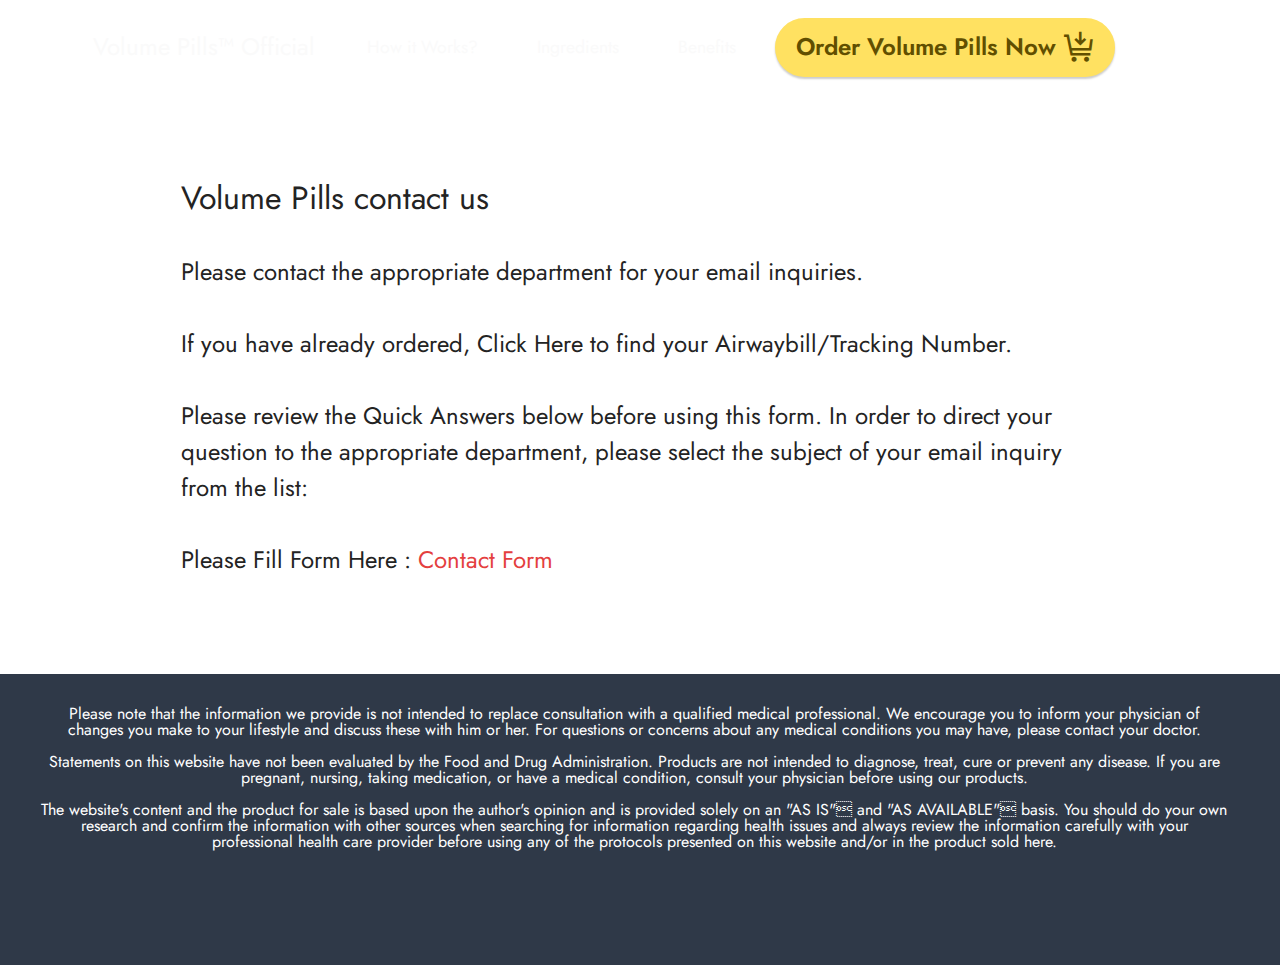
<file: contact.html>
<!DOCTYPE html>
<html  lang="en">

<!-- Mirrored from us-volumepills.com/contact.html by HTTrack Website Copier/3.x [XR&CO'2014], Mon, 20 Nov 2023 08:35:53 GMT -->
<head>
  
  <meta charset="UTF-8">
  <meta http-equiv="X-UA-Compatible" content="IE=edge">
    <meta name="referrer" content="no-referrer">
  <meta name="twitter:card" content="summary_large_image"/>
  <meta name="twitter:image:src" content="">
  <meta property="og:image" content="">
  <meta name="twitter:title" content="Volume pills - contact us">
  <meta name="viewport" content="width=device-width, initial-scale=1, minimum-scale=1">
  <link rel="shortcut icon" href="assets/images/volume-pills-favicon.png" type="image/x-icon">
  <meta name="description" content="Please review the Quick Answers below before using this contact us form. In order to direct your question to the appropriate department, please select the subject of your email inquiry">
  
  
  <title>Volume pills - contact us</title>
  <link rel="stylesheet" href="assets/web/assets/mobirise-icons2/mobirise2.css">
  <link rel="stylesheet" href="assets/bootstrap/css/bootstrap.min.css">
  <link rel="stylesheet" href="assets/bootstrap/css/bootstrap-grid.min.css">
  <link rel="stylesheet" href="assets/bootstrap/css/bootstrap-reboot.min.css">
  <link rel="stylesheet" href="assets/animatecss/animate.css">
  <link rel="stylesheet" href="assets/popup-overlay-plugin/style.css">
  <link rel="stylesheet" href="assets/dropdown/css/style.html">
  <link rel="stylesheet" href="assets/socicon/css/styles.html">
  <link rel="stylesheet" href="assets/theme/css/style.css">
  <link rel="preload" href="https://fonts.googleapis.com/css?family=Jost:100,200,300,400,500,600,700,800,900,100i,200i,300i,400i,500i,600i,700i,800i,900i&amp;display=swap" as="style" onload="this.onload=null;this.rel='stylesheet'">
  <noscript><link rel="stylesheet" href="https://fonts.googleapis.com/css?family=Jost:100,200,300,400,500,600,700,800,900,100i,200i,300i,400i,500i,600i,700i,800i,900i&amp;display=swap"></noscript>
  <link rel="preload" as="style" href="assets/mobirise/css/mbr-additional.css"><link rel="stylesheet" href="assets/mobirise/css/mbr-additional.css" type="text/css">
  
  
  
  
</head>
<body>

<!-- Analytics -->
<!-- Global site tag (gtag.js) - Google Analytics -->
<script async src="https://www.googletagmanager.com/gtag/js?id=UA-235349626-1"></script>
<script>
  window.dataLayer = window.dataLayer || [];
  function gtag(){dataLayer.push(arguments);}
  gtag('js', new Date());

  gtag('config', 'UA-235349626-1');
</script>
<!-- /Analytics -->


  
  <section data-bs-version="5.1" class="menu menu1 cid-sFnVyL8djO" once="menu" id="menu1-3j">
    

    <nav class="navbar navbar-dropdown navbar-expand-lg">
        <div class="container">
            <div class="navbar-brand">
                
                <span class="navbar-caption-wrap"><a class="navbar-caption text-white display-7" href="index.html">&nbsp;Volume Pills™ Official&nbsp;</a></span>
            </div>
            <button class="navbar-toggler" type="button" data-toggle="collapse" data-bs-toggle="collapse" data-target="#navbarSupportedContent" data-bs-target="#navbarSupportedContent" aria-controls="navbarNavAltMarkup" aria-expanded="false" aria-label="Toggle navigation">
                <div class="hamburger">
                    <span></span>
                    <span></span>
                    <span></span>
                    <span></span>
                </div>
            </button>
            <div class="collapse navbar-collapse" id="navbarSupportedContent">
                <ul class="navbar-nav nav-dropdown" data-app-modern-menu="true"><li class="nav-item"><a class="nav-link link text-white text-primary display-4" href="#Work">
                            How it Works?</a></li>
                    <li class="nav-item"><a class="nav-link link text-white text-primary display-4" href="#Ingredients">Ingredients</a></li>
                    <li class="nav-item"><a class="nav-link link text-white text-primary display-4" href="#Benefits">Benefits</a>
                    </li></ul>
                
                <div class="navbar-buttons mbr-section-btn"><a class="btn btn-warning display-7" href="https://www.volumepills.com/ct/722291"><span class="mobi-mbri mobi-mbri-cart-add mbr-iconfont mbr-iconfont-btn"></span>
                        Order&nbsp;Volume Pills Now</a></div>
            </div>
        </div>
    </nav>
</section>

<section data-bs-version="5.1" class="content5 cid-tkdkxIxdnD" id="content5-3r">
    
    <div class="container">
        <div class="row justify-content-center">
            <div class="col-md-12 col-lg-10">
                
                <h4 class="mbr-section-subtitle mbr-fonts-style mb-4 display-5">Volume Pills contact us</h4>
                <p class="mbr-text mbr-fonts-style display-7">Please contact the appropriate department for your email inquiries.
<br>
<br>If you have already ordered, Click Here to find your Airwaybill/Tracking Number.
<br>
<br>Please review the Quick Answers below before using this form. In order to direct your question to the appropriate department, please select the subject of your email inquiry from the list:
<br>
<br>Please Fill Form Here : <a href="https://www.volumepills.com/contact/" class="text-primary" target="_blank">Contact Form</a></p>
            </div>
        </div>
    </div>
</section>

<section data-bs-version="5.1" class="footer3 cid-sFnyUkxVUQ" once="footers" id="footer3-3k">

    

    

    <div class="container-fluid">
        <div class="media-container-row align-center mbr-white">
            
            <div class="row social-row">
                <div class="social-list align-left pb-2">
                    
                    
                    
                    
                    
                    
                <div class="soc-item">
                       <p>Please note that the information we provide is not intended to replace consultation with a qualified medical professional. We encourage you to inform your physician of changes you make to your lifestyle and discuss these with him or her. For questions or concerns about any medical conditions you may have, please contact your doctor.</p>

<p>Statements on this website have not been evaluated by the Food and Drug Administration. Products are not intended to diagnose, treat, cure or prevent any disease. If you are pregnant, nursing, taking medication, or have a medical condition, consult your physician before using our products.</p>

<p>The website's content and the product for sale is based upon the author's opinion and is provided solely on an "AS IS" and "AS AVAILABLE" basis. You should do your own research and confirm the information with other sources when searching for information regarding health issues and always review the information carefully with your professional health care provider before using any of the protocols presented on this website and/or in the product sold here.</p>

<p><a href="contact.html" class="text-primary" target="_blank">Contact us </a>|&nbsp;<a href="policy.html" class="text-primary" target="_blank">Privacy Policy</a> |&nbsp;<a href="terms.html" class="text-primary" target="_blank">Terms of Use</a> |&nbsp;</p>


                    </div></div>
            </div>
            <div class="row row-copirayt">
                <p class="mbr-text mb-0 mbr-fonts-style mbr-white align-center display-4">© Copyright <script>document.write(new Date().getFullYear())</script> <a href="index.html" class="text-primary">us-volumepills.com</a>. All Rights Reserved.
                </p>
            </div>
        </div>
    </div>
</section>


<script src="assets/bootstrap/js/bootstrap.bundle.min.js"></script>
  <script src="assets/smoothscroll/smooth-scroll.js"></script>
  <script src="assets/ytplayer/index.js"></script>
  <script src="assets/dropdown/js/navbar-dropdown.html"></script>
  <script src="assets/theme/js/script.js"></script>
  
  
  
 <div id="scrollToTop" class="scrollToTop mbr-arrow-up"><a style="text-align: center;"><i class="mbr-arrow-up-icon mbr-arrow-up-icon-cm cm-icon cm-icon-smallarrow-up"></i></a></div>
    <input name="animation" type="hidden">
  </body>

<!-- Mirrored from us-volumepills.com/contact.html by HTTrack Website Copier/3.x [XR&CO'2014], Mon, 20 Nov 2023 08:35:55 GMT -->
</html>
</file>
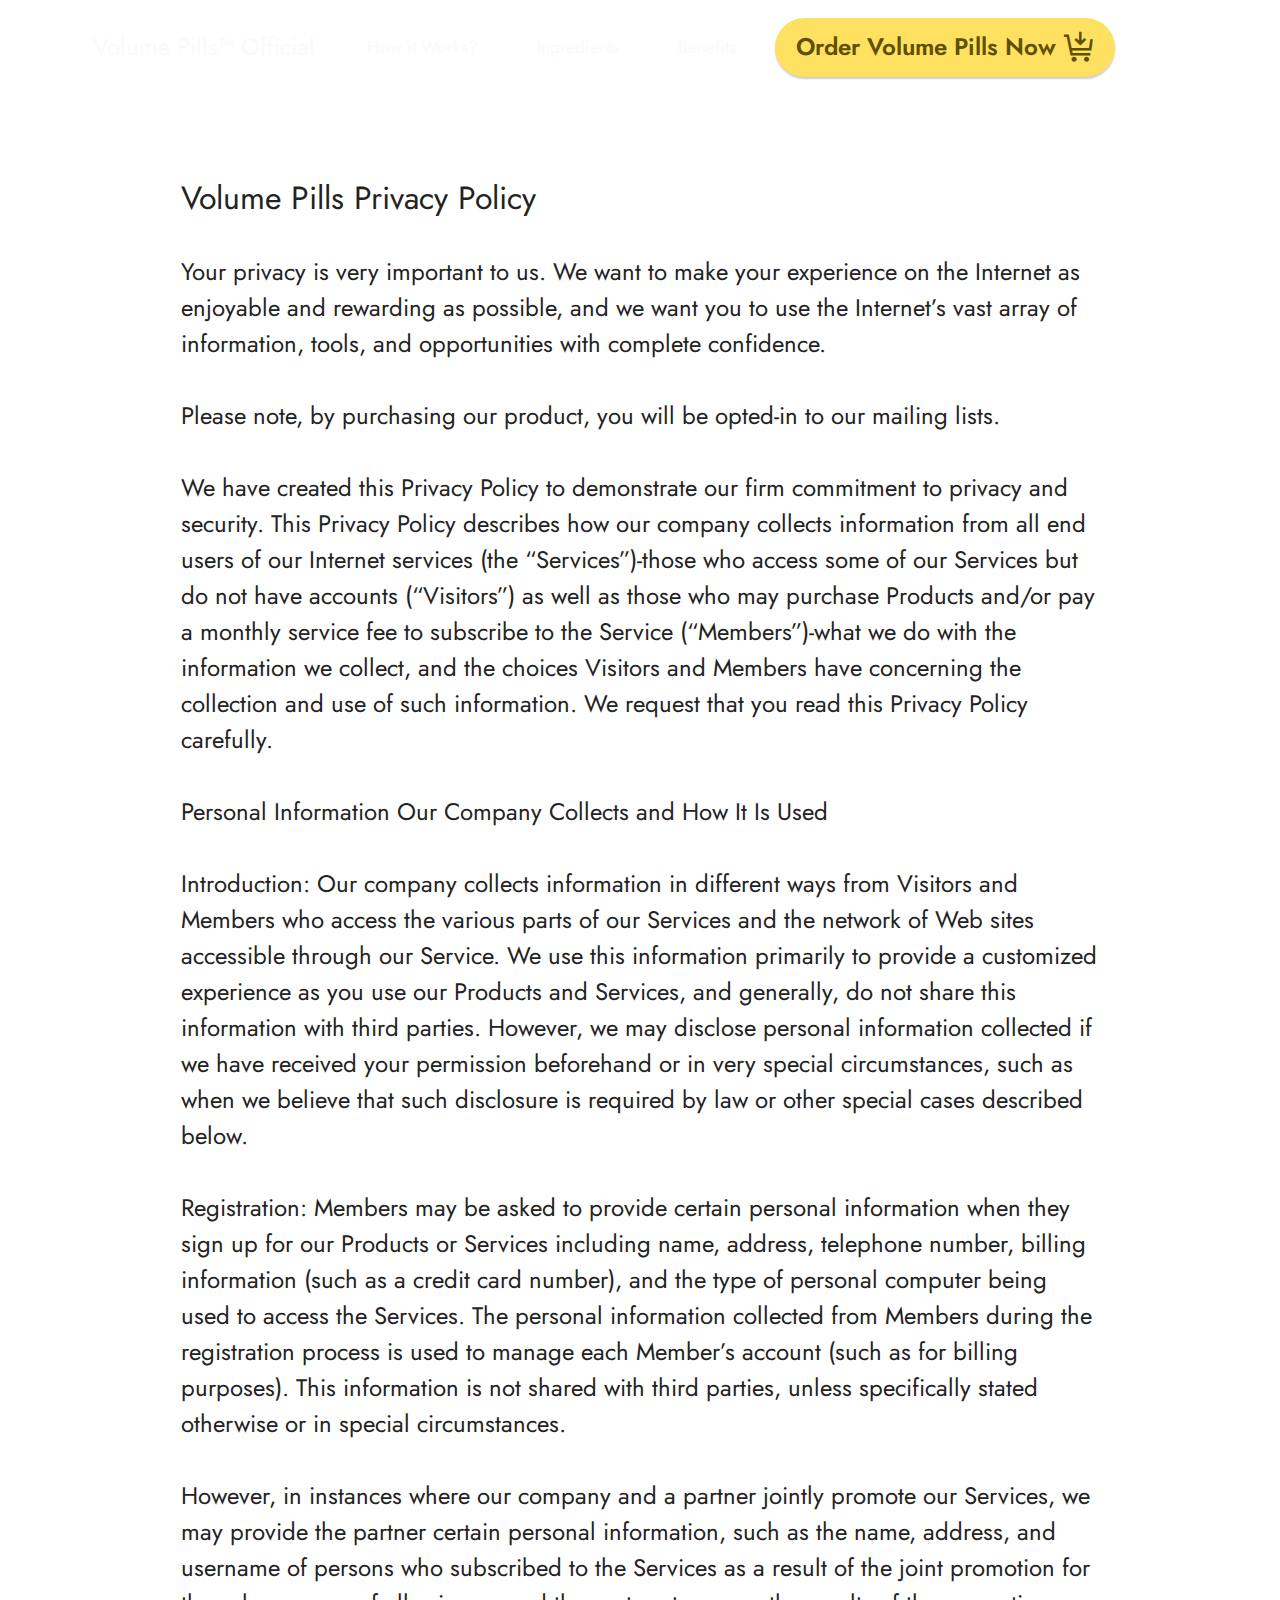
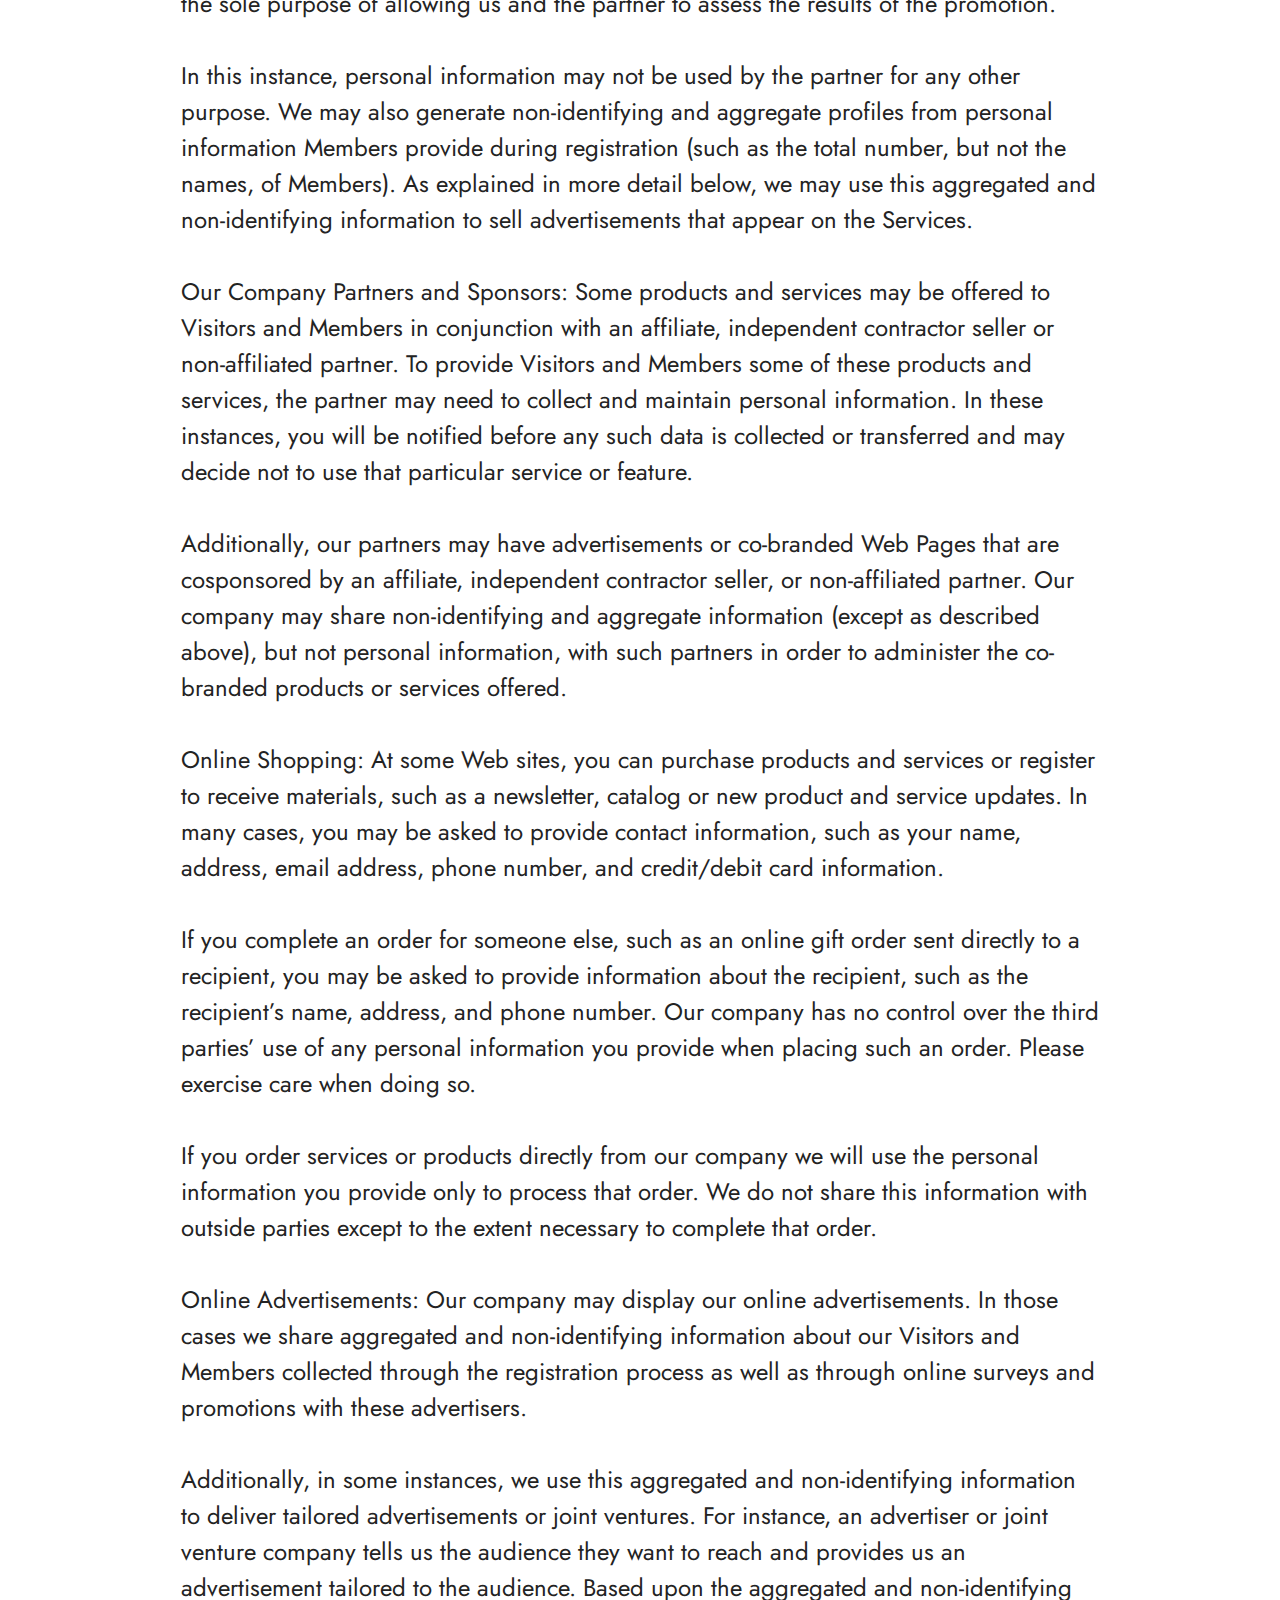
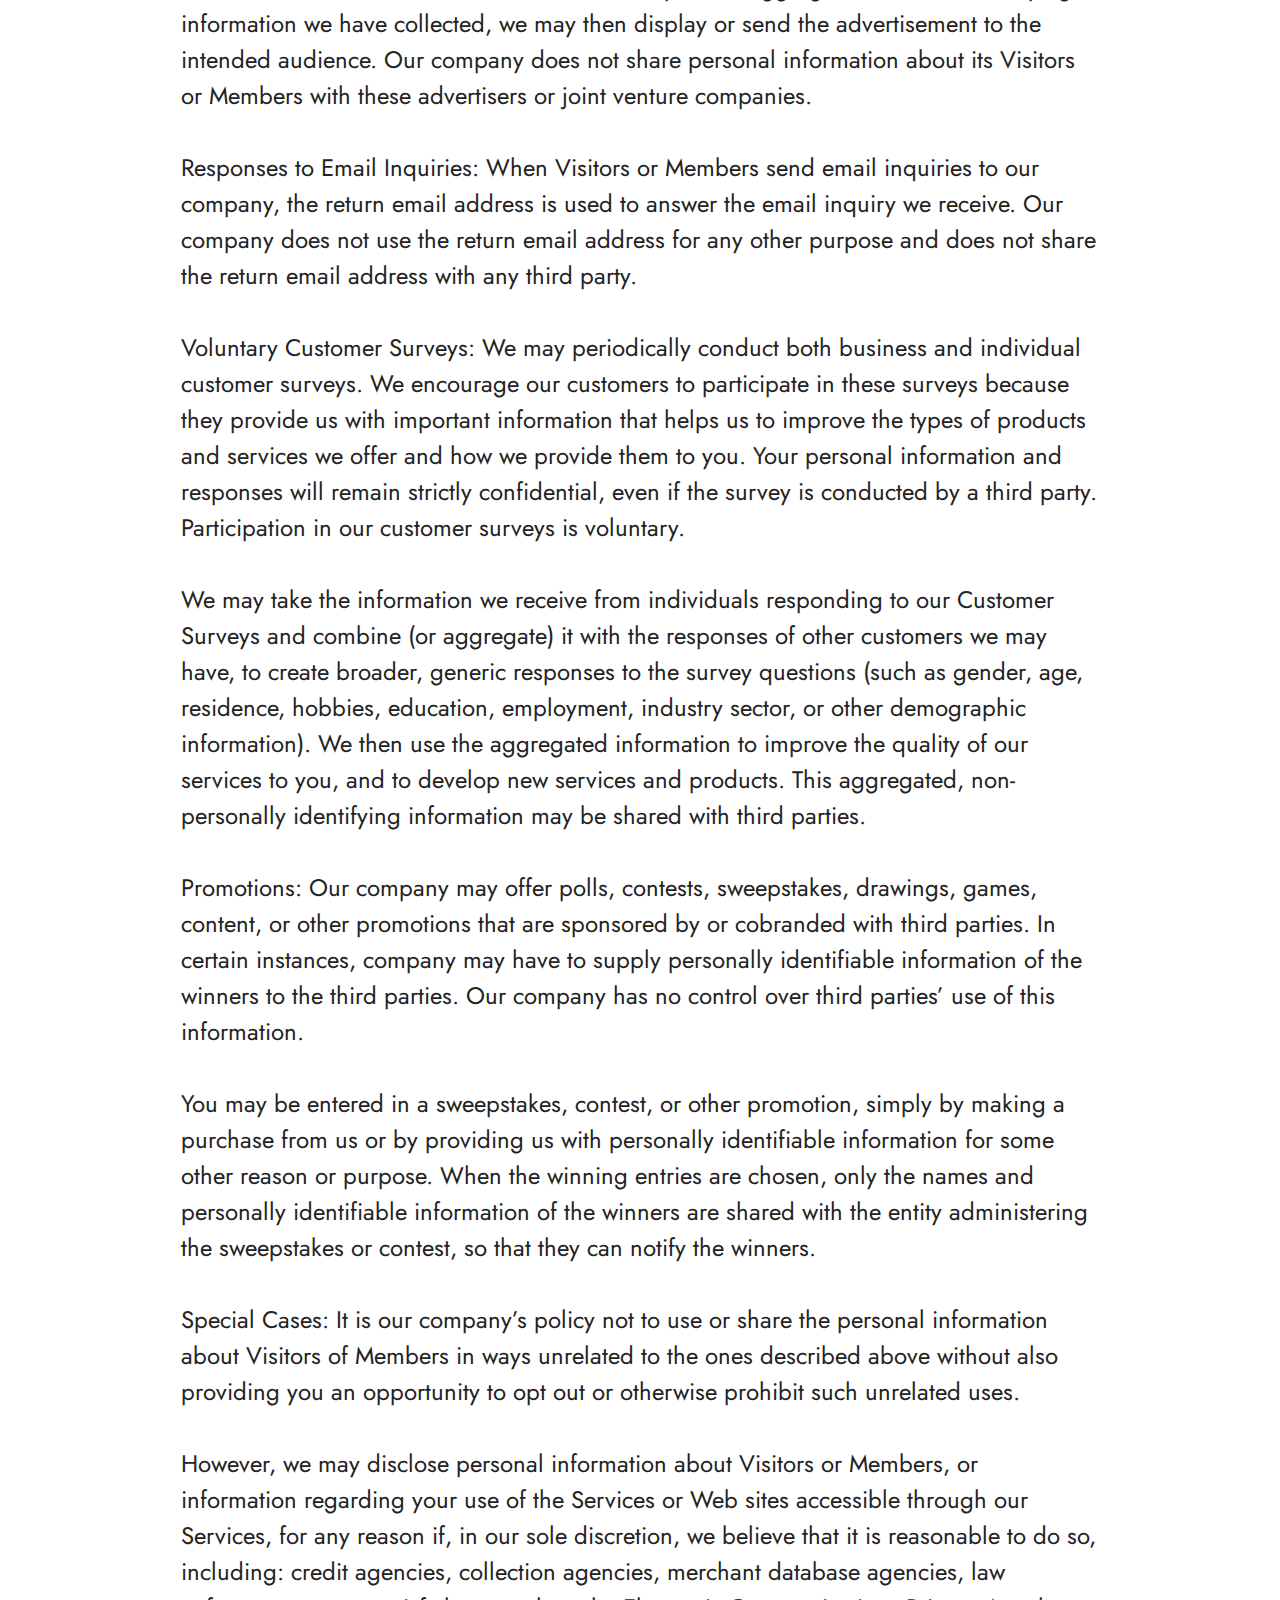
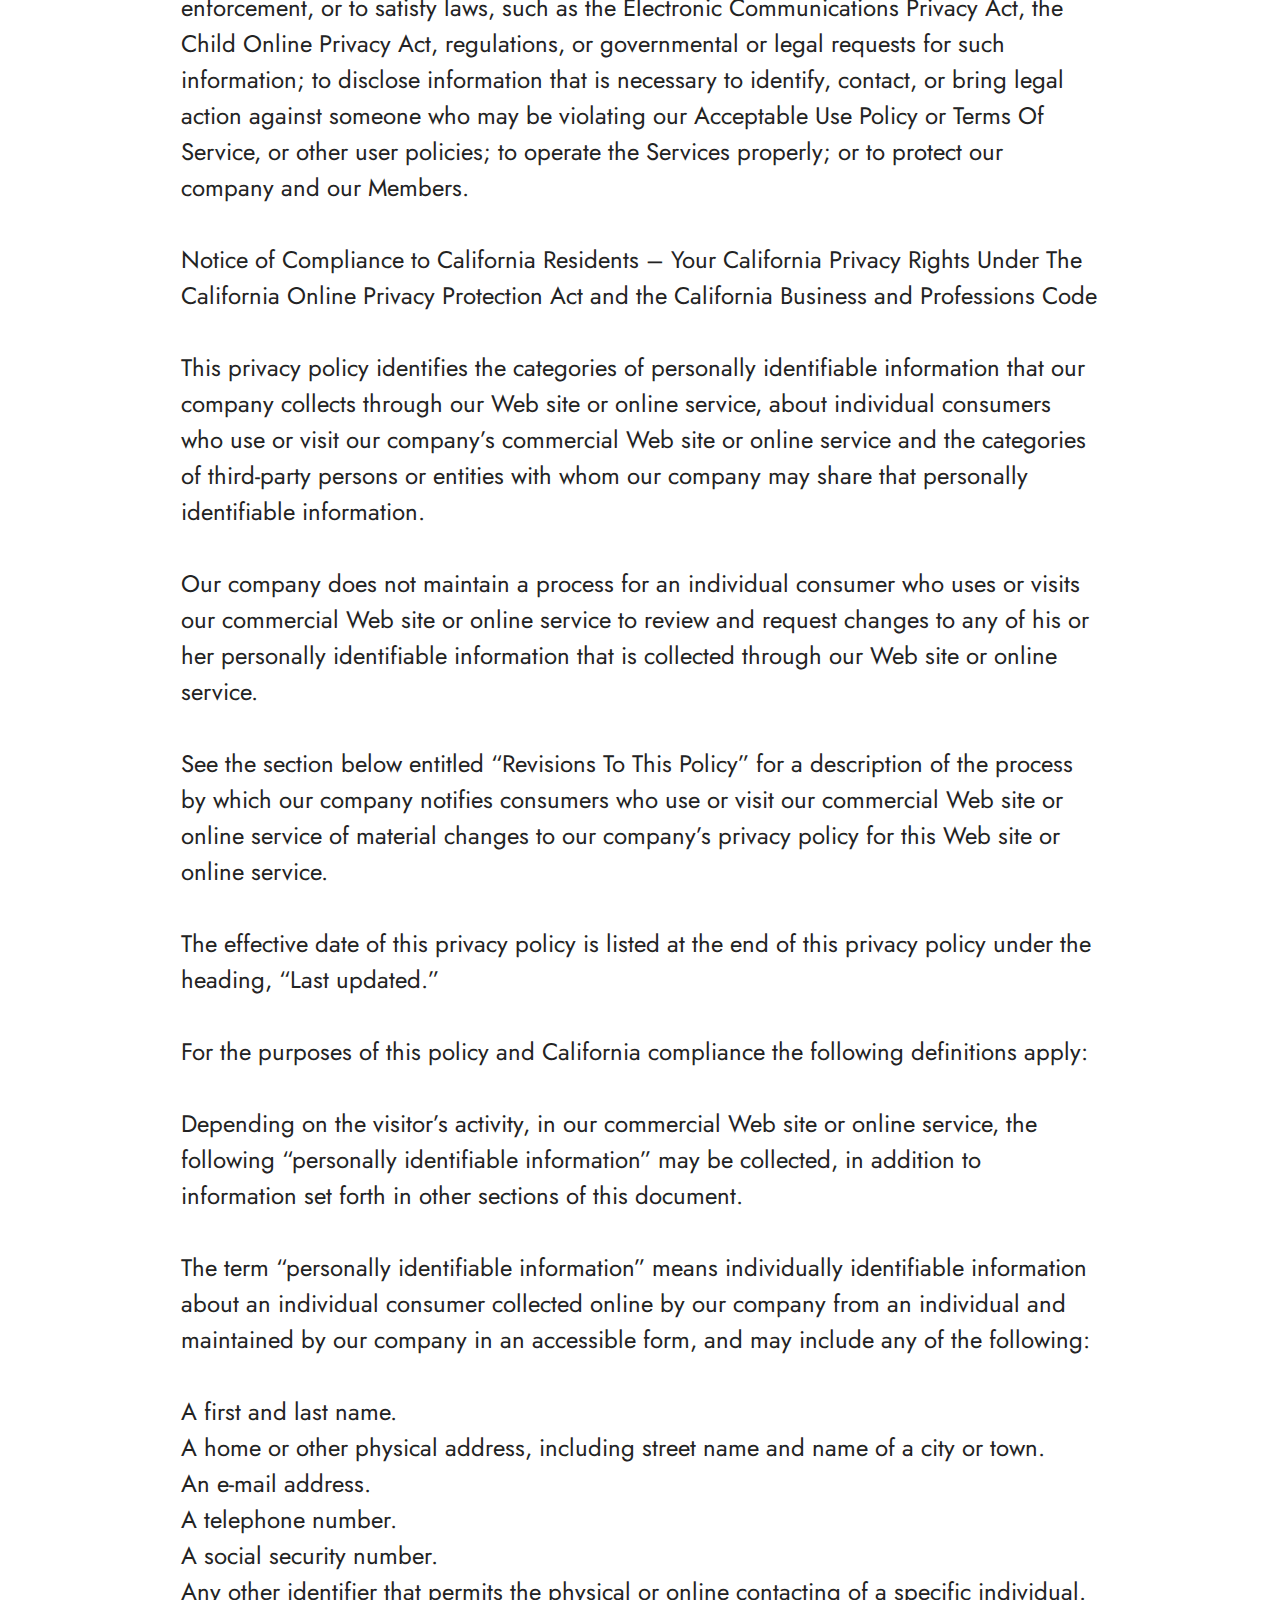
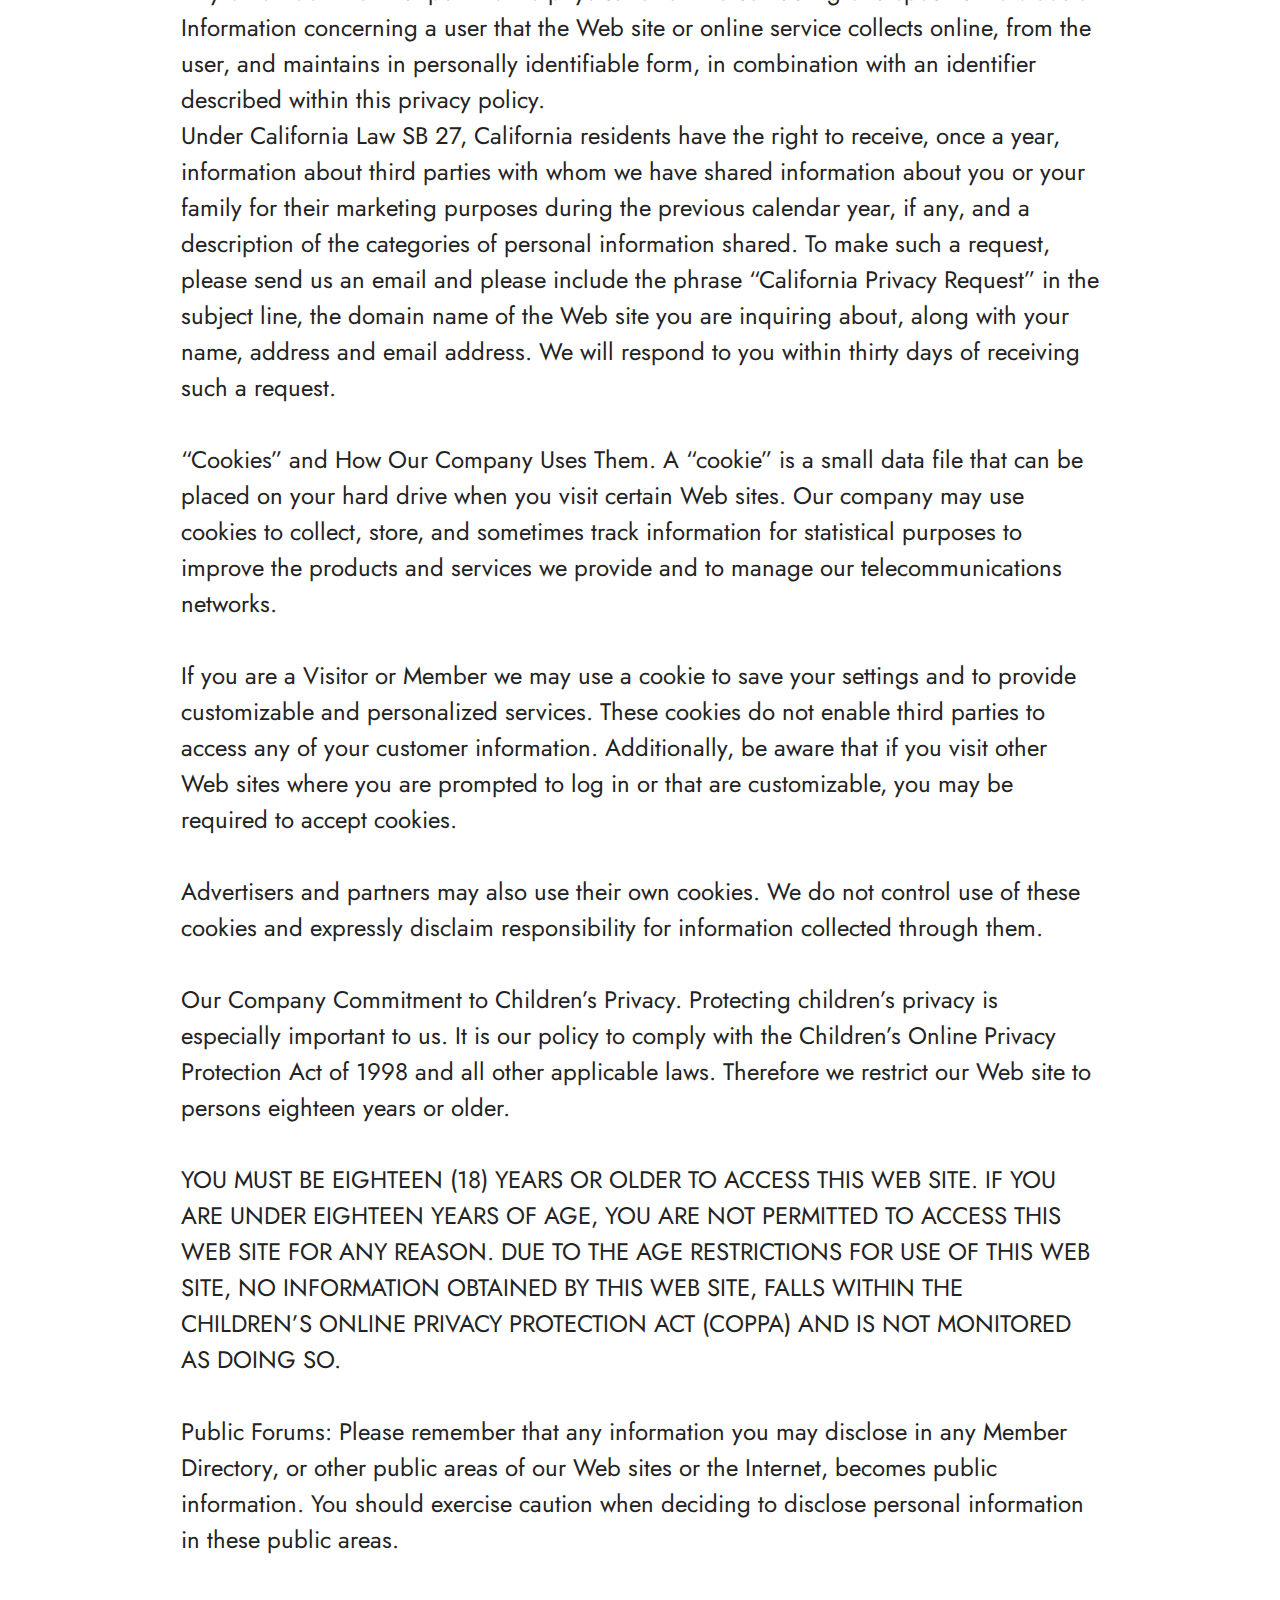
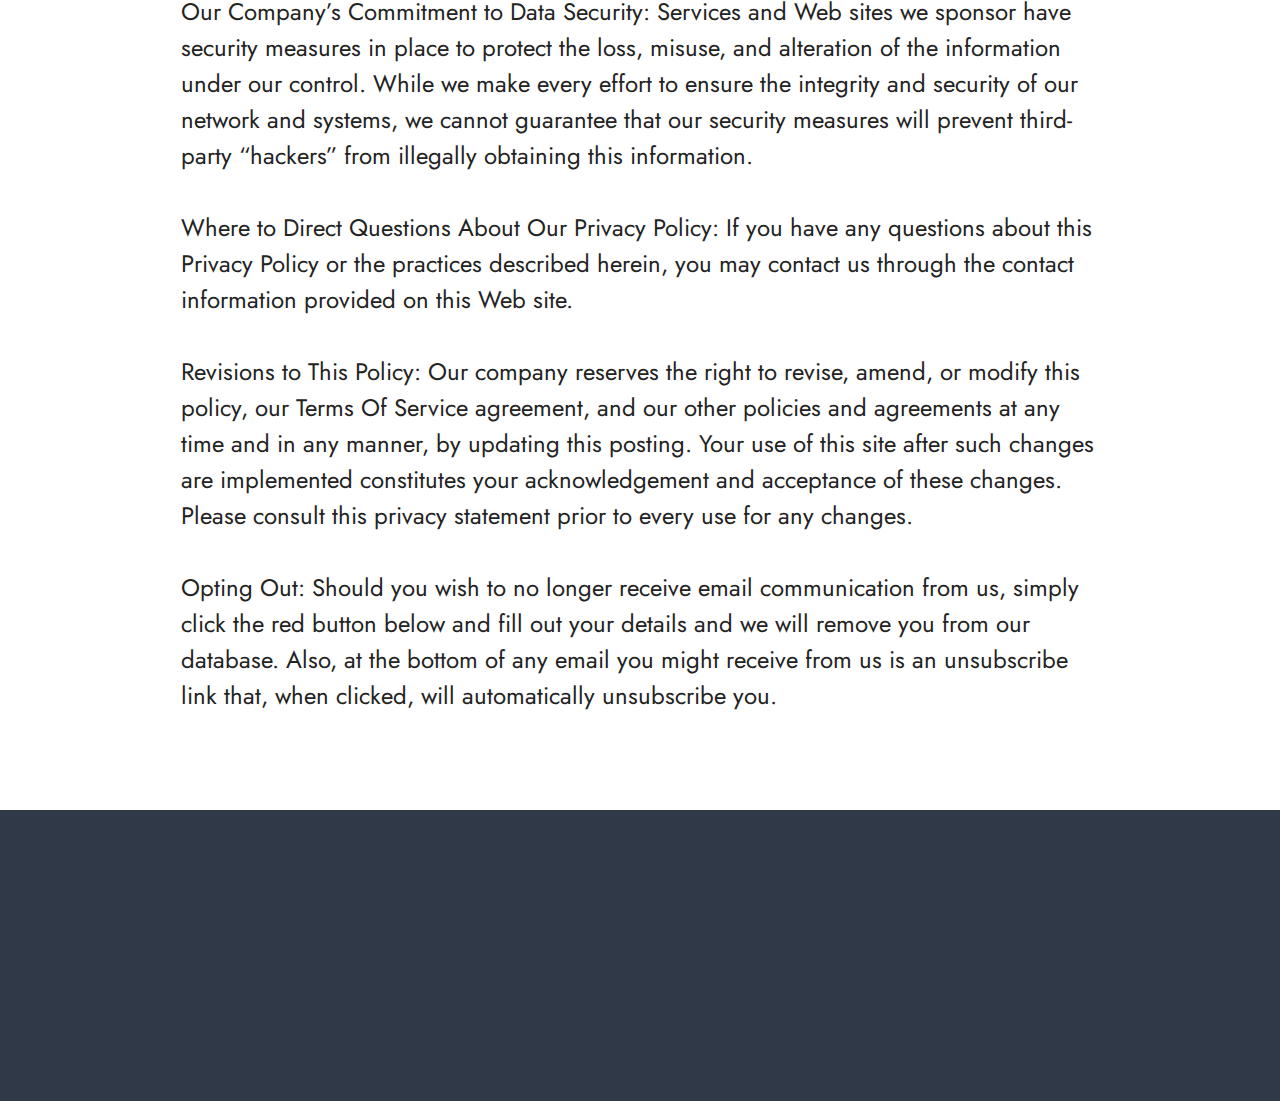
<file: policy.html>
<!DOCTYPE html>
<html  lang="en">

<!-- Mirrored from us-volumepills.com/policy.html by HTTrack Website Copier/3.x [XR&CO'2014], Mon, 20 Nov 2023 08:35:55 GMT -->
<head>
  
  <meta charset="UTF-8">
  <meta http-equiv="X-UA-Compatible" content="IE=edge">
    <meta name="referrer" content="no-referrer">
  <meta name="twitter:card" content="summary_large_image"/>
  <meta name="twitter:image:src" content="">
  <meta property="og:image" content="">
  <meta name="twitter:title" content="Volume Pills - Privacy Policy">
  <meta name="viewport" content="width=device-width, initial-scale=1, minimum-scale=1">
  <link rel="shortcut icon" href="assets/images/volume-pills-favicon.png" type="image/x-icon">
  <meta name="description" content="Your privacy is very important to us. We want to make your experience on the Internet as enjoyable and rewarding as possible">
  
  
  <title>Volume Pills - Privacy Policy</title>
  <link rel="stylesheet" href="assets/web/assets/mobirise-icons2/mobirise2.css">
  <link rel="stylesheet" href="assets/bootstrap/css/bootstrap.min.css">
  <link rel="stylesheet" href="assets/bootstrap/css/bootstrap-grid.min.css">
  <link rel="stylesheet" href="assets/bootstrap/css/bootstrap-reboot.min.css">
  <link rel="stylesheet" href="assets/animatecss/animate.css">
  <link rel="stylesheet" href="assets/popup-overlay-plugin/style.css">
  <link rel="stylesheet" href="assets/dropdown/css/style.html">
  <link rel="stylesheet" href="assets/socicon/css/styles.html">
  <link rel="stylesheet" href="assets/theme/css/style.css">
  <link rel="preload" href="https://fonts.googleapis.com/css?family=Jost:100,200,300,400,500,600,700,800,900,100i,200i,300i,400i,500i,600i,700i,800i,900i&amp;display=swap" as="style" onload="this.onload=null;this.rel='stylesheet'">
  <noscript><link rel="stylesheet" href="https://fonts.googleapis.com/css?family=Jost:100,200,300,400,500,600,700,800,900,100i,200i,300i,400i,500i,600i,700i,800i,900i&amp;display=swap"></noscript>
  <link rel="preload" as="style" href="assets/mobirise/css/mbr-additional.css"><link rel="stylesheet" href="assets/mobirise/css/mbr-additional.css" type="text/css">
  
  
  
  
</head>
<body>

<!-- Analytics -->
<!-- Global site tag (gtag.js) - Google Analytics -->
<script async src="https://www.googletagmanager.com/gtag/js?id=UA-235349626-1"></script>
<script>
  window.dataLayer = window.dataLayer || [];
  function gtag(){dataLayer.push(arguments);}
  gtag('js', new Date());

  gtag('config', 'UA-235349626-1');
</script>
<!-- /Analytics -->


  
  <section data-bs-version="5.1" class="menu menu1 cid-sFnVyL8djO" once="menu" id="menu1-3n">
    

    <nav class="navbar navbar-dropdown navbar-expand-lg">
        <div class="container">
            <div class="navbar-brand">
                
                <span class="navbar-caption-wrap"><a class="navbar-caption text-white display-7" href="index.html">&nbsp;Volume Pills™ Official&nbsp;</a></span>
            </div>
            <button class="navbar-toggler" type="button" data-toggle="collapse" data-bs-toggle="collapse" data-target="#navbarSupportedContent" data-bs-target="#navbarSupportedContent" aria-controls="navbarNavAltMarkup" aria-expanded="false" aria-label="Toggle navigation">
                <div class="hamburger">
                    <span></span>
                    <span></span>
                    <span></span>
                    <span></span>
                </div>
            </button>
            <div class="collapse navbar-collapse" id="navbarSupportedContent">
                <ul class="navbar-nav nav-dropdown" data-app-modern-menu="true"><li class="nav-item"><a class="nav-link link text-white text-primary display-4" href="#Work">
                            How it Works?</a></li>
                    <li class="nav-item"><a class="nav-link link text-white text-primary display-4" href="#Ingredients">Ingredients</a></li>
                    <li class="nav-item"><a class="nav-link link text-white text-primary display-4" href="#Benefits">Benefits</a>
                    </li></ul>
                
                <div class="navbar-buttons mbr-section-btn"><a class="btn btn-warning display-7" href="https://www.volumepills.com/ct/722291"><span class="mobi-mbri mobi-mbri-cart-add mbr-iconfont mbr-iconfont-btn"></span>
                        Order&nbsp;Volume Pills Now</a></div>
            </div>
        </div>
    </nav>
</section>

<section data-bs-version="5.1" class="content5 cid-tkdjpLro7u" id="content5-3p">
    
    <div class="container">
        <div class="row justify-content-center">
            <div class="col-md-12 col-lg-10">
                
                <h4 class="mbr-section-subtitle mbr-fonts-style mb-4 display-5">Volume Pills Privacy Policy</h4>
                <p class="mbr-text mbr-fonts-style display-7">Your privacy is very important to us. We want to make your experience on the Internet as enjoyable and rewarding as possible, and we want you to use the Internet’s vast array of information, tools, and opportunities with complete confidence.
<br>
<br>Please note, by purchasing our product, you will be opted-in to our mailing lists.
<br>
<br>We have created this Privacy Policy to demonstrate our firm commitment to privacy and security. This Privacy Policy describes how our company collects information from all end users of our Internet services (the “Services”)-those who access some of our Services but do not have accounts (“Visitors”) as well as those who may purchase Products and/or pay a monthly service fee to subscribe to the Service (“Members”)-what we do with the information we collect, and the choices Visitors and Members have concerning the collection and use of such information. We request that you read this Privacy Policy carefully.
<br>
<br>Personal Information Our Company Collects and How It Is Used
<br>
<br>Introduction: Our company collects information in different ways from Visitors and Members who access the various parts of our Services and the network of Web sites accessible through our Service. We use this information primarily to provide a customized experience as you use our Products and Services, and generally, do not share this information with third parties. However, we may disclose personal information collected if we have received your permission beforehand or in very special circumstances, such as when we believe that such disclosure is required by law or other special cases described below.
<br>
<br>Registration: Members may be asked to provide certain personal information when they sign up for our Products or Services including name, address, telephone number, billing information (such as a credit card number), and the type of personal computer being used to access the Services. The personal information collected from Members during the registration process is used to manage each Member’s account (such as for billing purposes). This information is not shared with third parties, unless specifically stated otherwise or in special circumstances.
<br>
<br>However, in instances where our company and a partner jointly promote our Services, we may provide the partner certain personal information, such as the name, address, and username of persons who subscribed to the Services as a result of the joint promotion for the sole purpose of allowing us and the partner to assess the results of the promotion.
<br>
<br>In this instance, personal information may not be used by the partner for any other purpose. We may also generate non-identifying and aggregate profiles from personal information Members provide during registration (such as the total number, but not the names, of Members). As explained in more detail below, we may use this aggregated and non-identifying information to sell advertisements that appear on the Services.
<br>
<br>Our Company Partners and Sponsors: Some products and services may be offered to Visitors and Members in conjunction with an affiliate, independent contractor seller or non-affiliated partner. To provide Visitors and Members some of these products and services, the partner may need to collect and maintain personal information. In these instances, you will be notified before any such data is collected or transferred and may decide not to use that particular service or feature.
<br>
<br>Additionally, our partners may have advertisements or co-branded Web Pages that are cosponsored by an affiliate, independent contractor seller, or non-affiliated partner. Our company may share non-identifying and aggregate information (except as described above), but not personal information, with such partners in order to administer the co-branded products or services offered.
<br>
<br>Online Shopping: At some Web sites, you can purchase products and services or register to receive materials, such as a newsletter, catalog or new product and service updates. In many cases, you may be asked to provide contact information, such as your name, address, email address, phone number, and credit/debit card information.
<br>
<br>If you complete an order for someone else, such as an online gift order sent directly to a recipient, you may be asked to provide information about the recipient, such as the recipient’s name, address, and phone number. Our company has no control over the third parties’ use of any personal information you provide when placing such an order. Please exercise care when doing so.
<br>
<br>If you order services or products directly from our company we will use the personal information you provide only to process that order. We do not share this information with outside parties except to the extent necessary to complete that order.
<br>
<br>Online Advertisements: Our company may display our online advertisements. In those cases we share aggregated and non-identifying information about our Visitors and Members collected through the registration process as well as through online surveys and promotions with these advertisers.
<br>
<br>Additionally, in some instances, we use this aggregated and non-identifying information to deliver tailored advertisements or joint ventures. For instance, an advertiser or joint venture company tells us the audience they want to reach and provides us an advertisement tailored to the audience. Based upon the aggregated and non-identifying information we have collected, we may then display or send the advertisement to the intended audience. Our company does not share personal information about its Visitors or Members with these advertisers or joint venture companies.
<br>
<br>Responses to Email Inquiries: When Visitors or Members send email inquiries to our company, the return email address is used to answer the email inquiry we receive. Our company does not use the return email address for any other purpose and does not share the return email address with any third party.
<br>
<br>Voluntary Customer Surveys: We may periodically conduct both business and individual customer surveys. We encourage our customers to participate in these surveys because they provide us with important information that helps us to improve the types of products and services we offer and how we provide them to you. Your personal information and responses will remain strictly confidential, even if the survey is conducted by a third party. Participation in our customer surveys is voluntary.
<br>
<br>We may take the information we receive from individuals responding to our Customer Surveys and combine (or aggregate) it with the responses of other customers we may have, to create broader, generic responses to the survey questions (such as gender, age, residence, hobbies, education, employment, industry sector, or other demographic information). We then use the aggregated information to improve the quality of our services to you, and to develop new services and products. This aggregated, non-personally identifying information may be shared with third parties.
<br>
<br>Promotions: Our company may offer polls, contests, sweepstakes, drawings, games, content, or other promotions that are sponsored by or cobranded with third parties. In certain instances, company may have to supply personally identifiable information of the winners to the third parties. Our company has no control over third parties’ use of this information.
<br>
<br>You may be entered in a sweepstakes, contest, or other promotion, simply by making a purchase from us or by providing us with personally identifiable information for some other reason or purpose. When the winning entries are chosen, only the names and personally identifiable information of the winners are shared with the entity administering the sweepstakes or contest, so that they can notify the winners.
<br>
<br>Special Cases: It is our company’s policy not to use or share the personal information about Visitors of Members in ways unrelated to the ones described above without also providing you an opportunity to opt out or otherwise prohibit such unrelated uses.
<br>
<br>However, we may disclose personal information about Visitors or Members, or information regarding your use of the Services or Web sites accessible through our Services, for any reason if, in our sole discretion, we believe that it is reasonable to do so, including: credit agencies, collection agencies, merchant database agencies, law enforcement, or to satisfy laws, such as the Electronic Communications Privacy Act, the Child Online Privacy Act, regulations, or governmental or legal requests for such information; to disclose information that is necessary to identify, contact, or bring legal action against someone who may be violating our Acceptable Use Policy or Terms Of Service, or other user policies; to operate the Services properly; or to protect our company and our Members.
<br>
<br>Notice of Compliance to California Residents – Your California Privacy Rights Under The California Online Privacy Protection Act and the California Business and Professions Code
<br>
<br>This privacy policy identifies the categories of personally identifiable information that our company collects through our Web site or online service, about individual consumers who use or visit our company’s commercial Web site or online service and the categories of third-party persons or entities with whom our company may share that personally identifiable information.
<br>
<br>Our company does not maintain a process for an individual consumer who uses or visits our commercial Web site or online service to review and request changes to any of his or her personally identifiable information that is collected through our Web site or online service.
<br>
<br>See the section below entitled “Revisions To This Policy” for a description of the process by which our company notifies consumers who use or visit our commercial Web site or online service of material changes to our company’s privacy policy for this Web site or online service.
<br>
<br>The effective date of this privacy policy is listed at the end of this privacy policy under the heading, “Last updated.”
<br>
<br>For the purposes of this policy and California compliance the following definitions apply:
<br>
<br>Depending on the visitor’s activity, in our commercial Web site or online service, the following “personally identifiable information” may be collected, in addition to information set forth in other sections of this document.
<br>
<br>The term “personally identifiable information” means individually identifiable information about an individual consumer collected online by our company from an individual and maintained by our company in an accessible form, and may include any of the following:
<br>
<br>A first and last name.
<br>A home or other physical address, including street name and name of a city or town.
<br>An e-mail address.
<br>A telephone number.
<br>A social security number.
<br>Any other identifier that permits the physical or online contacting of a specific individual.
<br>Information concerning a user that the Web site or online service collects online, from the user, and maintains in personally identifiable form, in combination with an identifier described within this privacy policy.
<br>Under California Law SB 27, California residents have the right to receive, once a year, information about third parties with whom we have shared information about you or your family for their marketing purposes during the previous calendar year, if any, and a description of the categories of personal information shared. To make such a request, please send us an email and please include the phrase “California Privacy Request” in the subject line, the domain name of the Web site you are inquiring about, along with your name, address and email address. We will respond to you within thirty days of receiving such a request.
<br>
<br>“Cookies” and How Our Company Uses Them. A “cookie” is a small data file that can be placed on your hard drive when you visit certain Web sites. Our company may use cookies to collect, store, and sometimes track information for statistical purposes to improve the products and services we provide and to manage our telecommunications networks.
<br>
<br>If you are a Visitor or Member we may use a cookie to save your settings and to provide customizable and personalized services. These cookies do not enable third parties to access any of your customer information. Additionally, be aware that if you visit other Web sites where you are prompted to log in or that are customizable, you may be required to accept cookies.
<br>
<br>Advertisers and partners may also use their own cookies. We do not control use of these cookies and expressly disclaim responsibility for information collected through them.
<br>
<br>Our Company Commitment to Children’s Privacy. Protecting children’s privacy is especially important to us. It is our policy to comply with the Children’s Online Privacy Protection Act of 1998 and all other applicable laws. Therefore we restrict our Web site to persons eighteen years or older.
<br>
<br>YOU MUST BE EIGHTEEN (18) YEARS OR OLDER TO ACCESS THIS WEB SITE. IF YOU ARE UNDER EIGHTEEN YEARS OF AGE, YOU ARE NOT PERMITTED TO ACCESS THIS WEB SITE FOR ANY REASON. DUE TO THE AGE RESTRICTIONS FOR USE OF THIS WEB SITE, NO INFORMATION OBTAINED BY THIS WEB SITE, FALLS WITHIN THE CHILDREN’S ONLINE PRIVACY PROTECTION ACT (COPPA) AND IS NOT MONITORED AS DOING SO.
<br>
<br>Public Forums: Please remember that any information you may disclose in any Member Directory, or other public areas of our Web sites or the Internet, becomes public information. You should exercise caution when deciding to disclose personal information in these public areas.
<br>
<br>Our Company’s Commitment to Data Security: Services and Web sites we sponsor have security measures in place to protect the loss, misuse, and alteration of the information under our control. While we make every effort to ensure the integrity and security of our network and systems, we cannot guarantee that our security measures will prevent third-party “hackers” from illegally obtaining this information.
<br>
<br>Where to Direct Questions About Our Privacy Policy: If you have any questions about this Privacy Policy or the practices described herein, you may contact us through the contact information provided on this Web site.
<br>
<br>Revisions to This Policy: Our company reserves the right to revise, amend, or modify this policy, our Terms Of Service agreement, and our other policies and agreements at any time and in any manner, by updating this posting. Your use of this site after such changes are implemented constitutes your acknowledgement and acceptance of these changes. Please consult this privacy statement prior to every use for any changes.
<br>
<br>Opting Out: Should you wish to no longer receive email communication from us, simply click the red button below and fill out your details and we will remove you from our database. Also, at the bottom of any email you might receive from us is an unsubscribe link that, when clicked, will automatically unsubscribe you.</p>
            </div>
        </div>
    </div>
</section>

<section data-bs-version="5.1" class="footer3 cid-sFnyUkxVUQ" once="footers" id="footer3-3o">

    

    

    <div class="container-fluid">
        <div class="media-container-row align-center mbr-white">
            
            <div class="row social-row">
                <div class="social-list align-left pb-2">
                    
                    
                    
                    
                    
                    
                <div class="soc-item">
                       <p>Please note that the information we provide is not intended to replace consultation with a qualified medical professional. We encourage you to inform your physician of changes you make to your lifestyle and discuss these with him or her. For questions or concerns about any medical conditions you may have, please contact your doctor.</p>

<p>Statements on this website have not been evaluated by the Food and Drug Administration. Products are not intended to diagnose, treat, cure or prevent any disease. If you are pregnant, nursing, taking medication, or have a medical condition, consult your physician before using our products.</p>

<p>The website's content and the product for sale is based upon the author's opinion and is provided solely on an "AS IS" and "AS AVAILABLE" basis. You should do your own research and confirm the information with other sources when searching for information regarding health issues and always review the information carefully with your professional health care provider before using any of the protocols presented on this website and/or in the product sold here.</p>

<p><a href="contact.html" class="text-primary" target="_blank">Contact us </a>|&nbsp;<a href="policy.html" class="text-primary" target="_blank">Privacy Policy</a> |&nbsp;<a href="terms.html" class="text-primary" target="_blank">Terms of Use</a> |&nbsp;</p>


                    </div></div>
            </div>
            <div class="row row-copirayt">
                <p class="mbr-text mb-0 mbr-fonts-style mbr-white align-center display-4">© Copyright <script>document.write(new Date().getFullYear())</script> <a href="index.html" class="text-primary">us-volumepills.com</a>. All Rights Reserved.
                </p>
            </div>
        </div>
    </div>
</section>


<script src="assets/bootstrap/js/bootstrap.bundle.min.js"></script>
  <script src="assets/smoothscroll/smooth-scroll.js"></script>
  <script src="assets/ytplayer/index.js"></script>
  <script src="assets/dropdown/js/navbar-dropdown.html"></script>
  <script src="assets/theme/js/script.js"></script>
  
  
  
 <div id="scrollToTop" class="scrollToTop mbr-arrow-up"><a style="text-align: center;"><i class="mbr-arrow-up-icon mbr-arrow-up-icon-cm cm-icon cm-icon-smallarrow-up"></i></a></div>
    <input name="animation" type="hidden">
  </body>

<!-- Mirrored from us-volumepills.com/policy.html by HTTrack Website Copier/3.x [XR&CO'2014], Mon, 20 Nov 2023 08:35:55 GMT -->
</html>
</file>
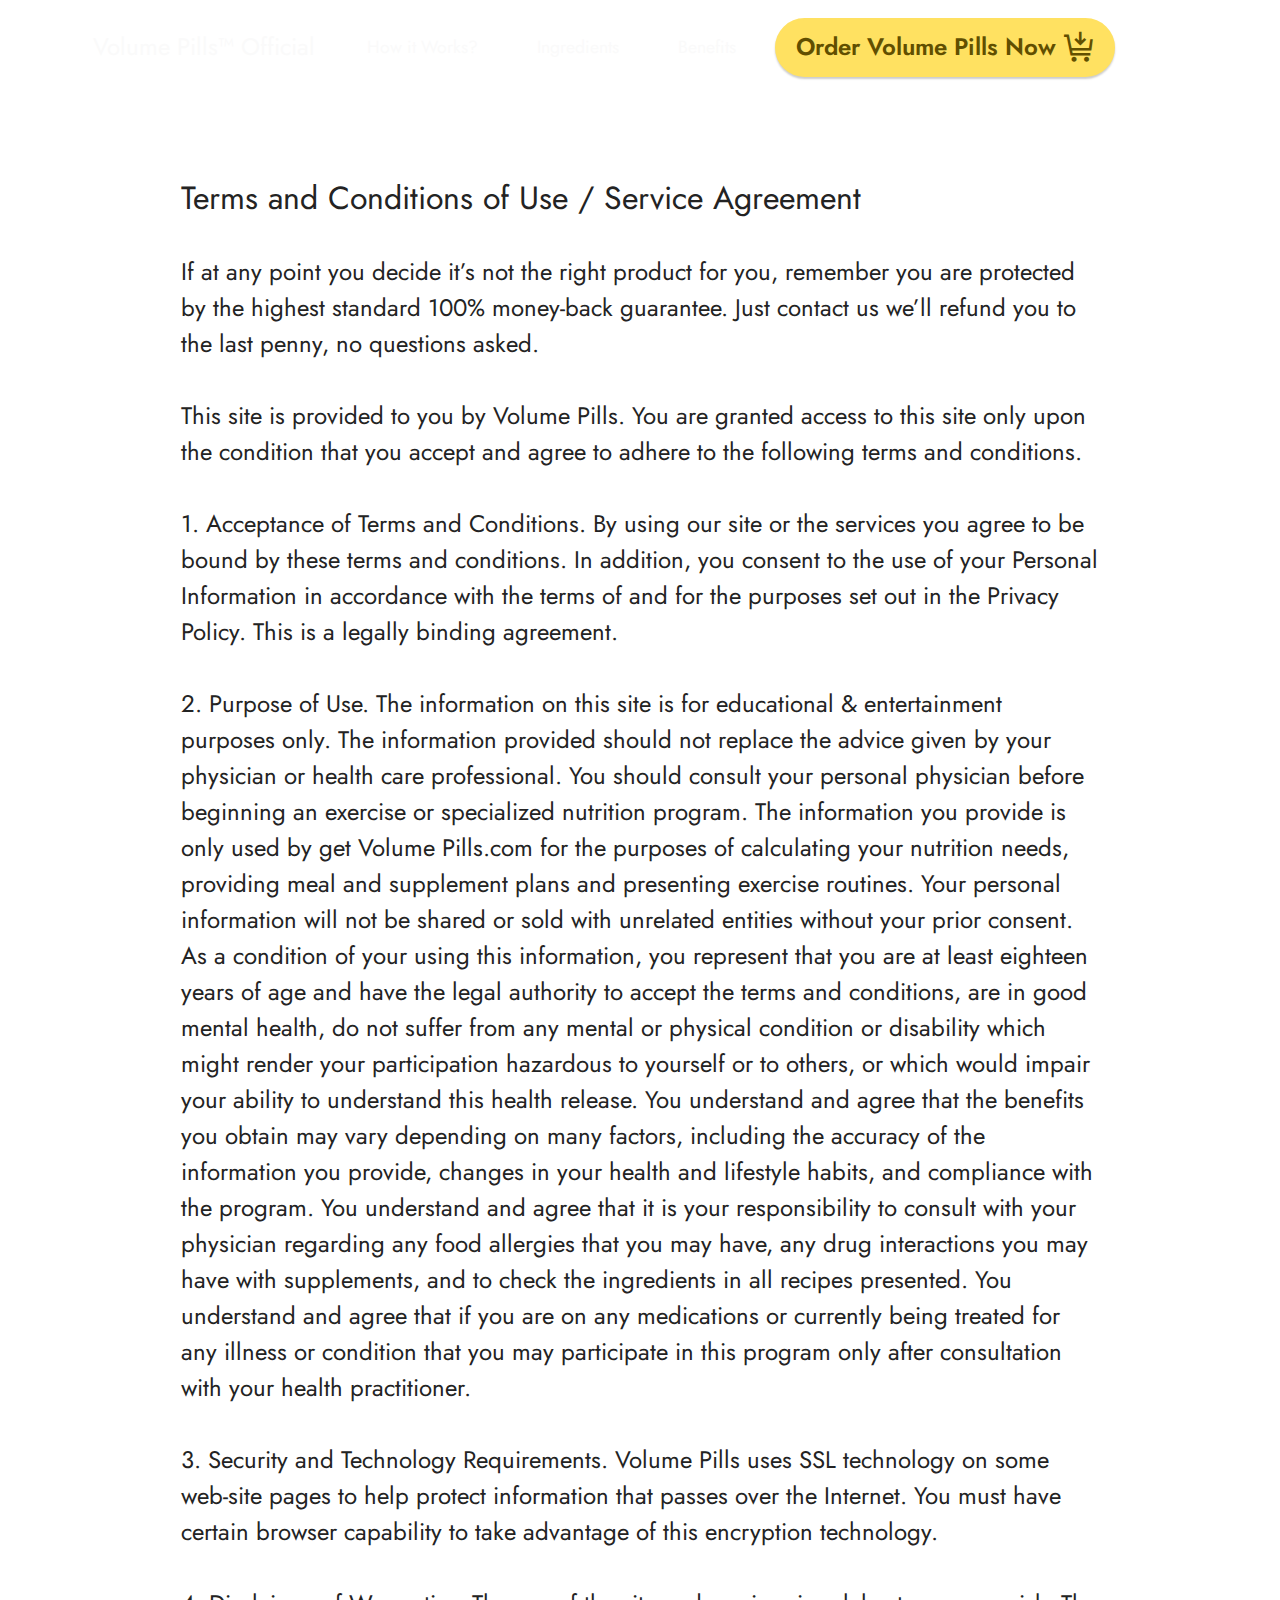
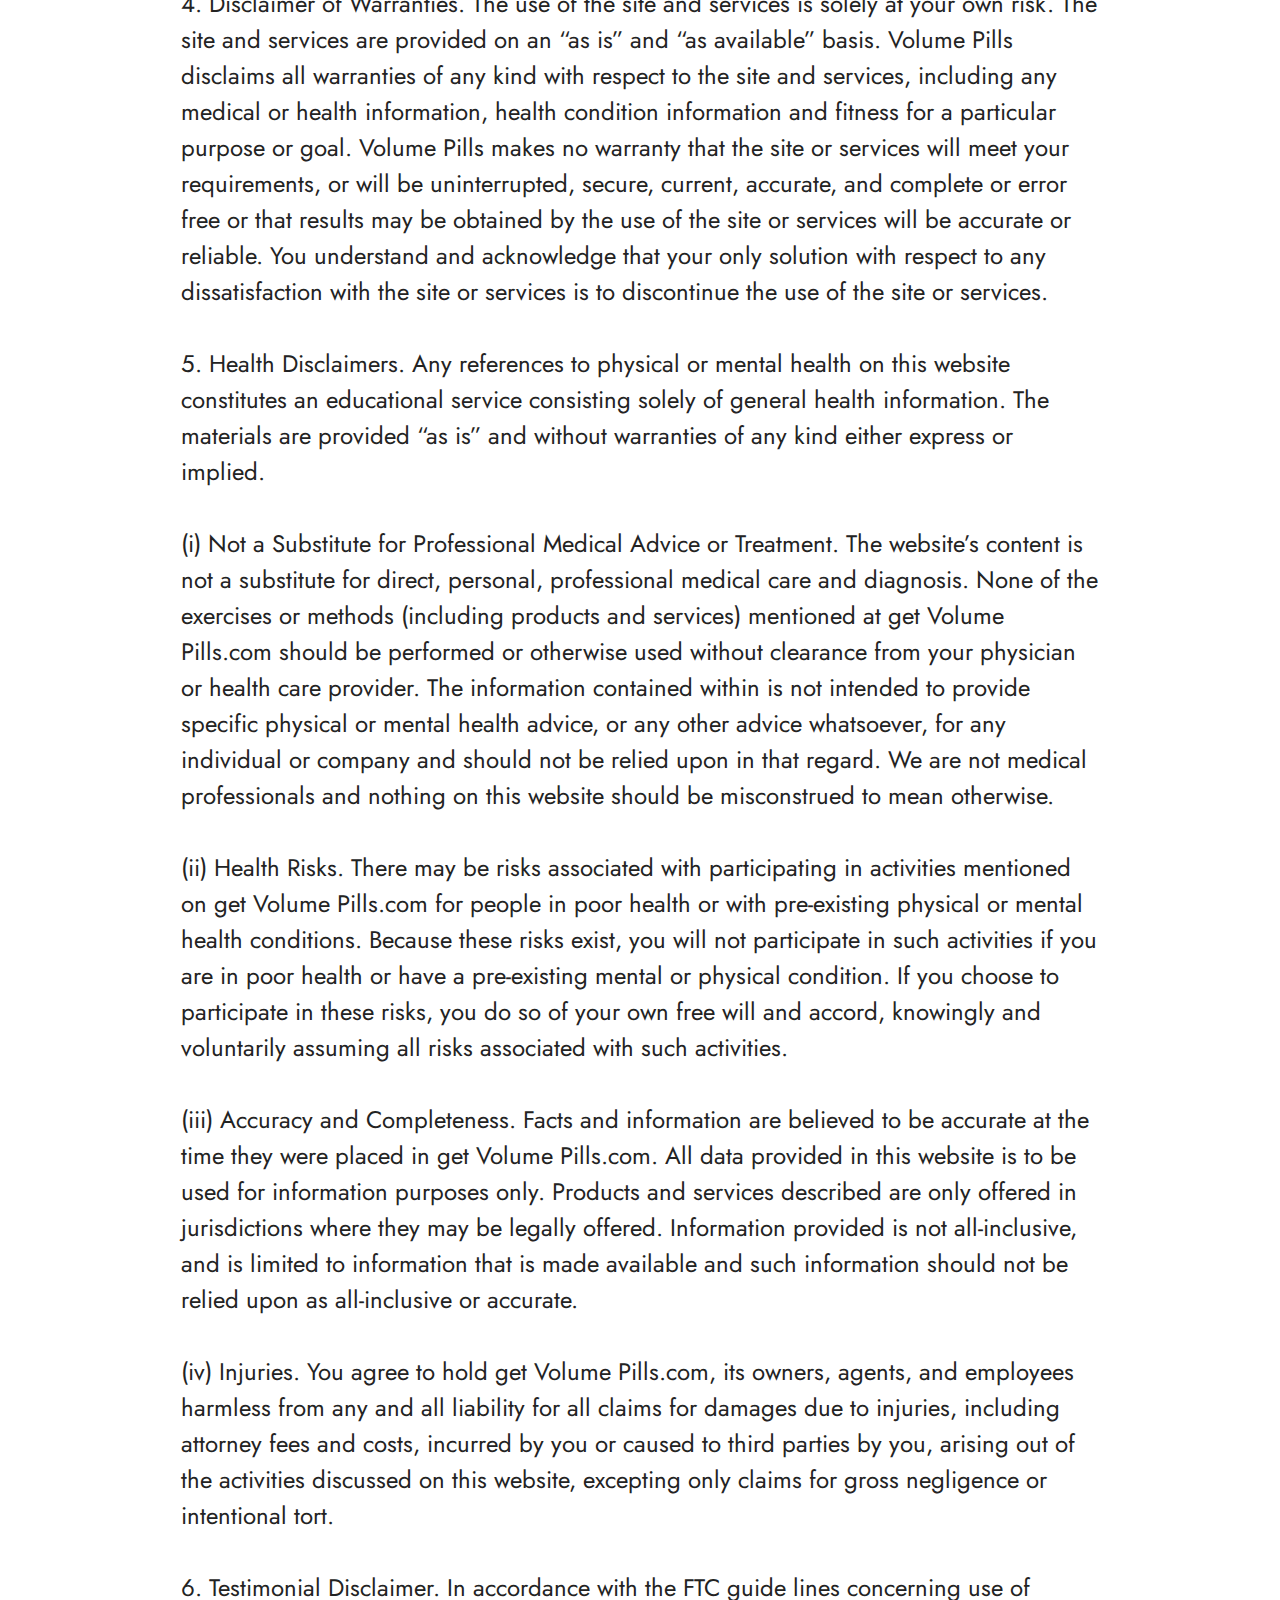
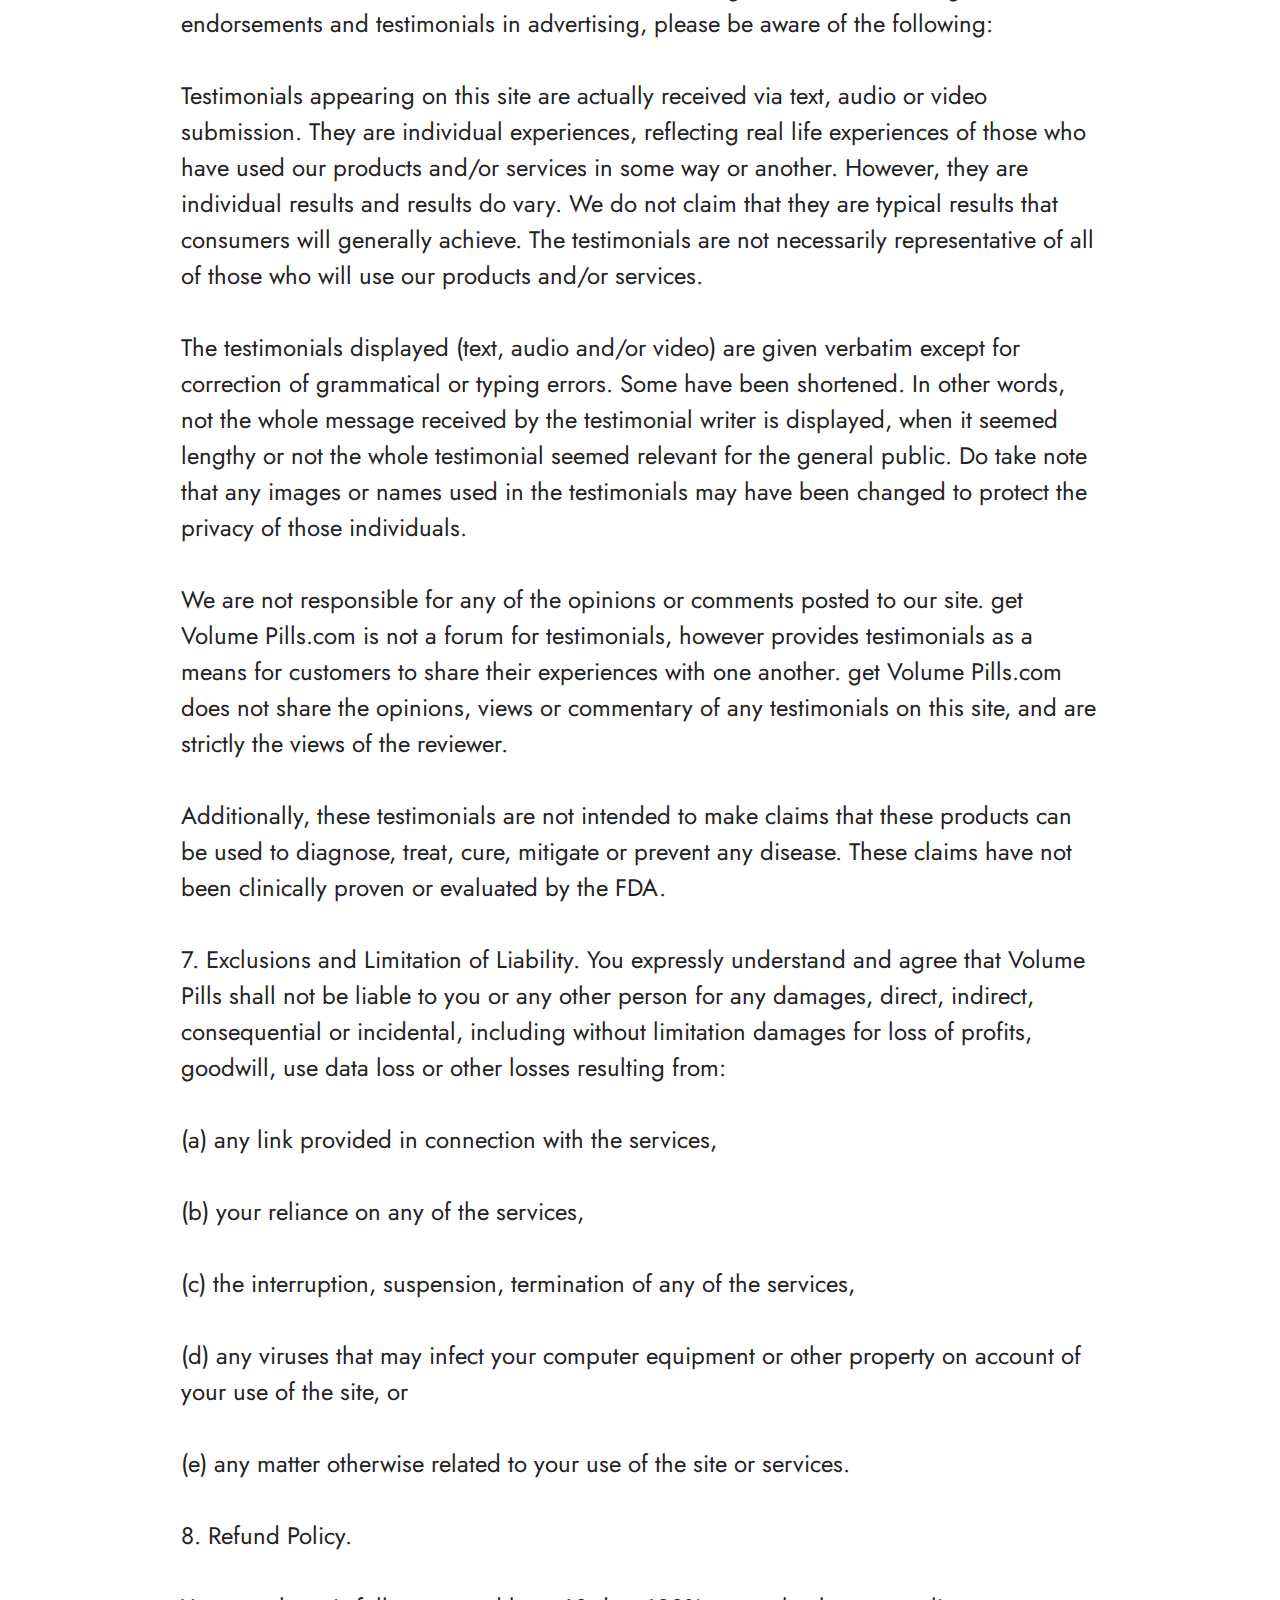
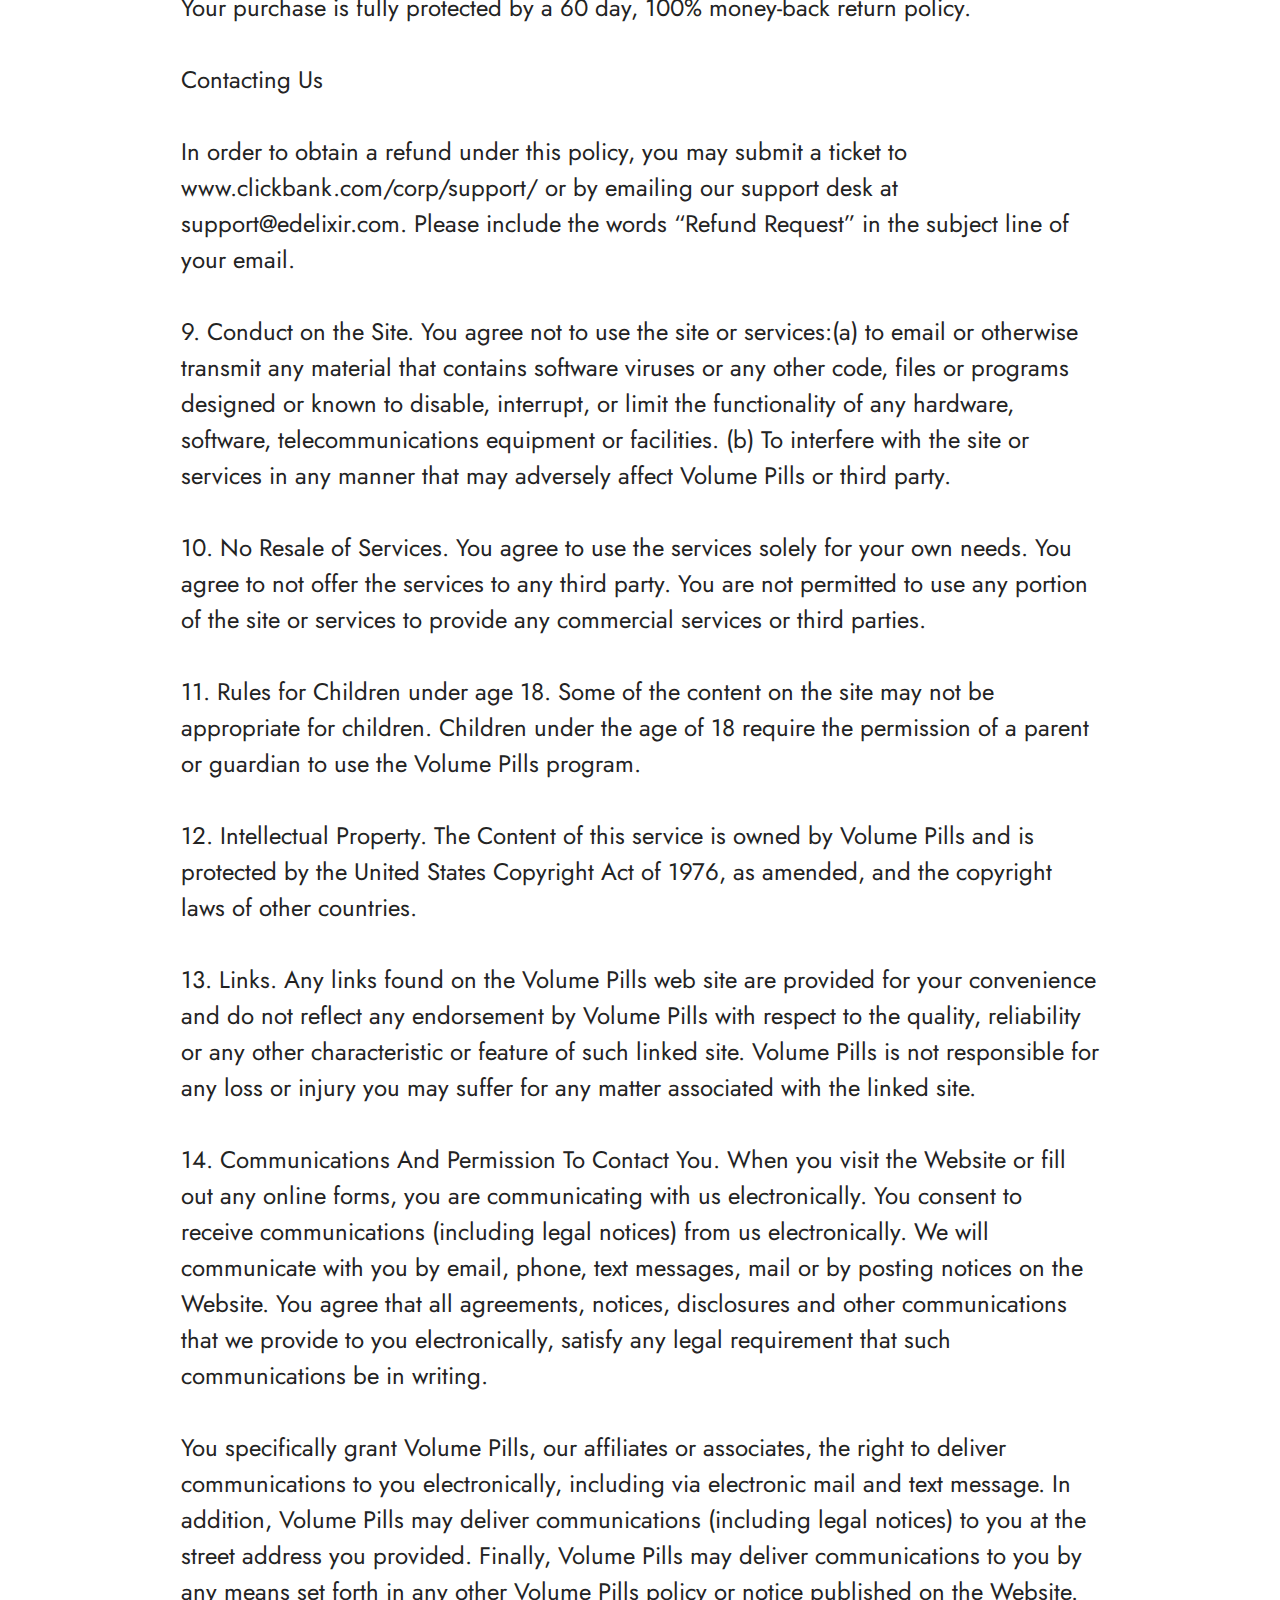
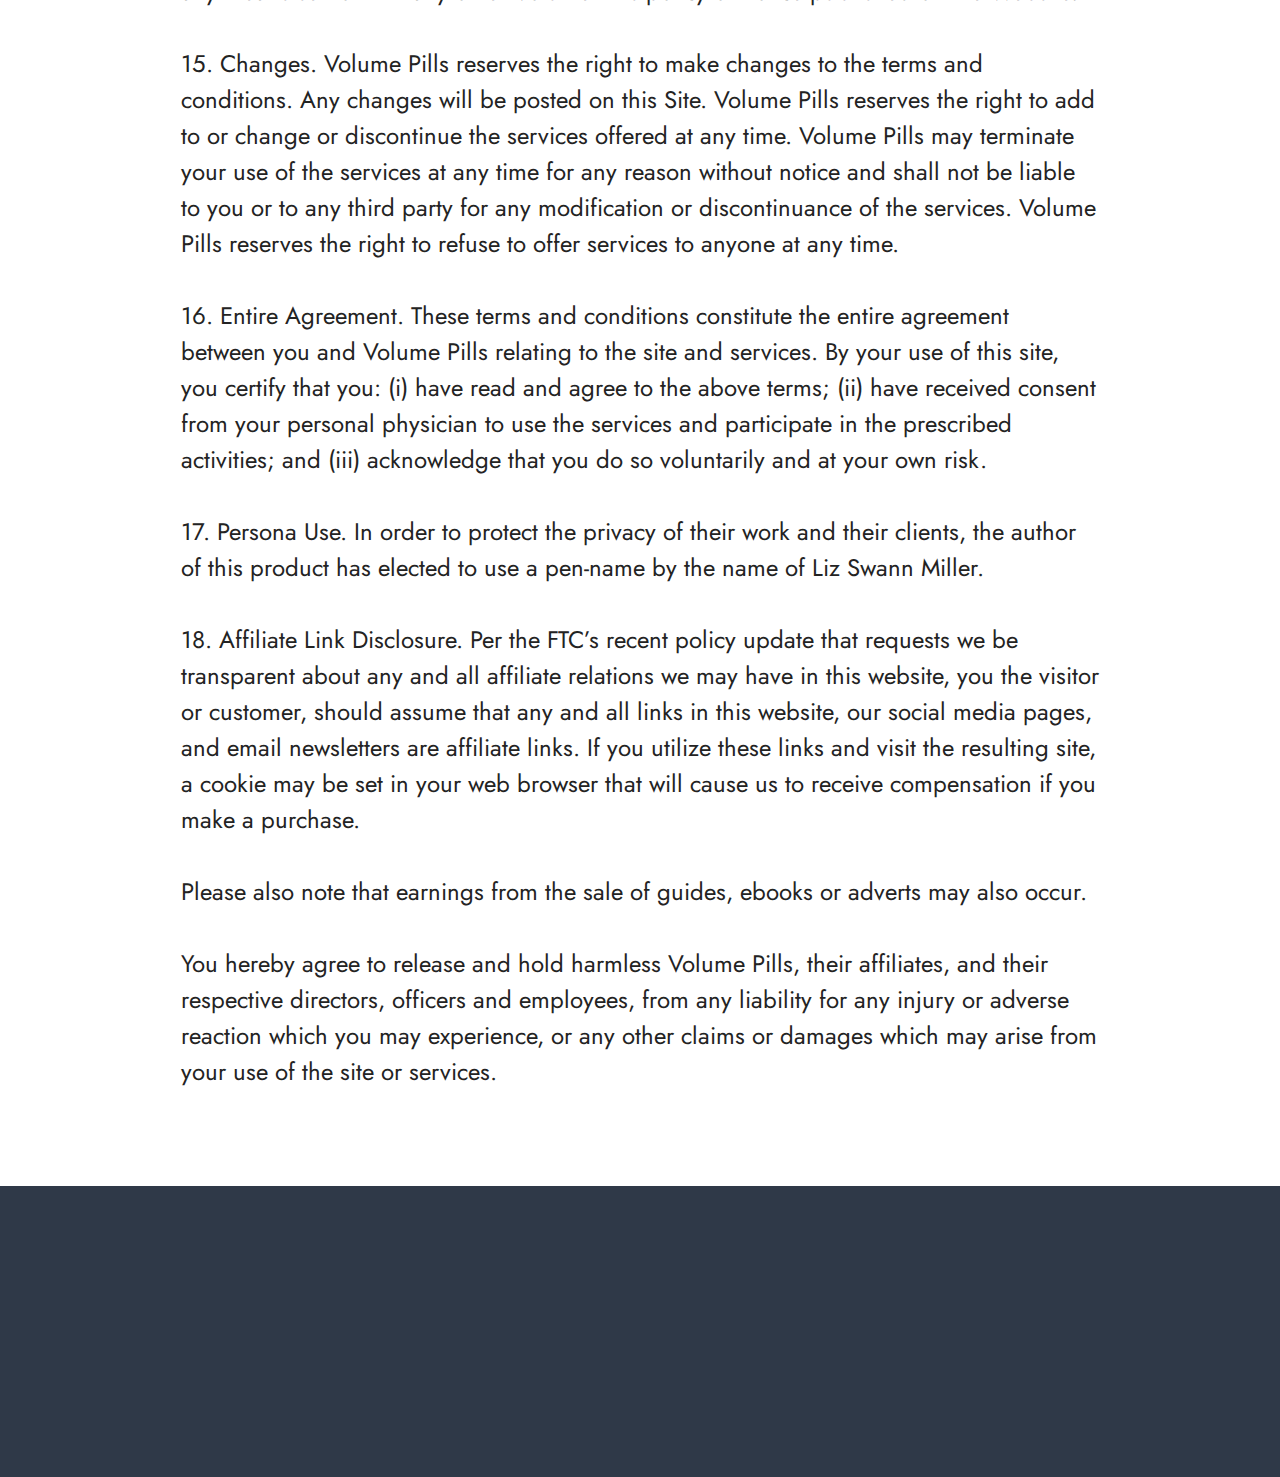
<file: terms.html>
<!DOCTYPE html>
<html  lang="en">

  <head>
  
  <meta charset="UTF-8">
  <meta http-equiv="X-UA-Compatible" content="IE=edge">
    <meta name="referrer" content="no-referrer">
  <meta name="twitter:card" content="summary_large_image"/>
  <meta name="twitter:image:src" content="">
  <meta property="og:image" content="">
  <meta name="twitter:title" content="Volume Pills - Terms and Conditions">
  <meta name="viewport" content="width=device-width, initial-scale=1, minimum-scale=1">
  <link rel="shortcut icon" href="assets/images/volume-pills-favicon.png" type="image/x-icon">
  <meta name="description" content="If at any point you decide it’s not the right product for you, remember you are protected by the highest standard 100% money-back guarantee.">
  
  
  <title>Volume Pills - Terms and Conditions</title>
  <link rel="stylesheet" href="assets/web/assets/mobirise-icons2/mobirise2.css">
  <link rel="stylesheet" href="assets/bootstrap/css/bootstrap.min.css">
  <link rel="stylesheet" href="assets/bootstrap/css/bootstrap-grid.min.css">
  <link rel="stylesheet" href="assets/bootstrap/css/bootstrap-reboot.min.css">
  <link rel="stylesheet" href="assets/animatecss/animate.css">
  <link rel="stylesheet" href="assets/popup-overlay-plugin/style.css">
  <link rel="stylesheet" href="assets/dropdown/css/style.html">
  <link rel="stylesheet" href="assets/socicon/css/styles.html">
  <link rel="stylesheet" href="assets/theme/css/style.css">
  <link rel="preload" href="https://fonts.googleapis.com/css?family=Jost:100,200,300,400,500,600,700,800,900,100i,200i,300i,400i,500i,600i,700i,800i,900i&amp;display=swap" as="style" onload="this.onload=null;this.rel='stylesheet'">
  <noscript><link rel="stylesheet" href="https://fonts.googleapis.com/css?family=Jost:100,200,300,400,500,600,700,800,900,100i,200i,300i,400i,500i,600i,700i,800i,900i&amp;display=swap"></noscript>
  <link rel="preload" as="style" href="assets/mobirise/css/mbr-additional.css"><link rel="stylesheet" href="assets/mobirise/css/mbr-additional.css" type="text/css">
  
  
  
  
</head>
<body>

<!-- Analytics -->
<!-- Global site tag (gtag.js) - Google Analytics -->
<script async src="https://www.googletagmanager.com/gtag/js?id=UA-235349626-1"></script>
<script>
  window.dataLayer = window.dataLayer || [];
  function gtag(){dataLayer.push(arguments);}
  gtag('js', new Date());

  gtag('config', 'UA-235349626-1');
</script>
<!-- /Analytics -->


  
  <section data-bs-version="5.1" class="menu menu1 cid-sFnVyL8djO" once="menu" id="menu1-3l">
    

    <nav class="navbar navbar-dropdown navbar-expand-lg">
        <div class="container">
            <div class="navbar-brand">
                
                <span class="navbar-caption-wrap"><a class="navbar-caption text-white display-7" href="index.html">&nbsp;Volume Pills™ Official&nbsp;</a></span>
            </div>
            <button class="navbar-toggler" type="button" data-toggle="collapse" data-bs-toggle="collapse" data-target="#navbarSupportedContent" data-bs-target="#navbarSupportedContent" aria-controls="navbarNavAltMarkup" aria-expanded="false" aria-label="Toggle navigation">
                <div class="hamburger">
                    <span></span>
                    <span></span>
                    <span></span>
                    <span></span>
                </div>
            </button>
            <div class="collapse navbar-collapse" id="navbarSupportedContent">
                <ul class="navbar-nav nav-dropdown" data-app-modern-menu="true"><li class="nav-item"><a class="nav-link link text-white text-primary display-4" href="#Work">
                            How it Works?</a></li>
                    <li class="nav-item"><a class="nav-link link text-white text-primary display-4" href="#Ingredients">Ingredients</a></li>
                    <li class="nav-item"><a class="nav-link link text-white text-primary display-4" href="#Benefits">Benefits</a>
                    </li></ul>
                
                <div class="navbar-buttons mbr-section-btn"><a class="btn btn-warning display-7" href="https://www.volumepills.com/ct/752831"><span class="mobi-mbri mobi-mbri-cart-add mbr-iconfont mbr-iconfont-btn"></span>
                        Order&nbsp;Volume Pills Now</a></div>
            </div>
        </div>
    </nav>
</section>

<section data-bs-version="5.1" class="content5 cid-tkdk8UZJ5h" id="content5-3q">
    
    <div class="container">
        <div class="row justify-content-center">
            <div class="col-md-12 col-lg-10">
                
                <h4 class="mbr-section-subtitle mbr-fonts-style mb-4 display-5">Terms and Conditions of Use / Service Agreement</h4>
                <p class="mbr-text mbr-fonts-style display-7">If at any point you decide it’s not the right product for you, remember you are protected by the highest standard 100% money-back guarantee. Just contact us we’ll refund you to the last penny, no questions asked.
<br>
<br>This site is provided to you by  Volume Pills. You are granted access to this site only upon the condition that you accept and agree to adhere to the following terms and conditions.
<br>
<br>1. Acceptance of Terms and Conditions. By using our site or the services you agree to be bound by these terms and conditions. In addition, you consent to the use of your Personal Information in accordance with the terms of and for the purposes set out in the Privacy Policy. This is a legally binding agreement.
<br>
<br>2. Purpose of Use. The information on this site is for educational &amp; entertainment purposes only. The information provided should not replace the advice given by your physician or health care professional. You should consult your personal physician before beginning an exercise or specialized nutrition program. The information you provide is only used by get Volume Pills.com for the purposes of calculating your nutrition needs, providing meal and supplement plans and presenting exercise routines. Your personal information will not be shared or sold with unrelated entities without your prior consent. As a condition of your using this information, you represent that you are at least eighteen years of age and have the legal authority to accept the terms and conditions, are in good mental health, do not suffer from any mental or physical condition or disability which might render your participation hazardous to yourself or to others, or which would impair your ability to understand this health release. You understand and agree that the benefits you obtain may vary depending on many factors, including the accuracy of the information you provide, changes in your health and lifestyle habits, and compliance with the program. You understand and agree that it is your responsibility to consult with your physician regarding any food allergies that you may have, any drug interactions you may have with supplements, and to check the ingredients in all recipes presented. You understand and agree that if you are on any medications or currently being treated for any illness or condition that you may participate in this program only after consultation with your health practitioner.
<br>
<br>3. Security and Technology Requirements.  Volume Pills uses SSL technology on some web-site pages to help protect information that passes over the Internet. You must have certain browser capability to take advantage of this encryption technology.
<br>
<br>4. Disclaimer of Warranties. The use of the site and services is solely at your own risk. The site and services are provided on an “as is” and “as available” basis.  Volume Pills disclaims all warranties of any kind with respect to the site and services, including any medical or health information, health condition information and fitness for a particular purpose or goal.  Volume Pills makes no warranty that the site or services will meet your requirements, or will be uninterrupted, secure, current, accurate, and complete or error free or that results may be obtained by the use of the site or services will be accurate or reliable. You understand and acknowledge that your only solution with respect to any dissatisfaction with the site or services is to discontinue the use of the site or services.
<br>
<br>5. Health Disclaimers. Any references to physical or mental health on this website constitutes an educational service consisting solely of general health information. The materials are provided “as is” and without warranties of any kind either express or implied.
<br>
<br>(i) Not a Substitute for Professional Medical Advice or Treatment. The website’s content is not a substitute for direct, personal, professional medical care and diagnosis. None of the exercises or methods (including products and services) mentioned at get Volume Pills.com should be performed or otherwise used without clearance from your physician or health care provider. The information contained within is not intended to provide specific physical or mental health advice, or any other advice whatsoever, for any individual or company and should not be relied upon in that regard. We are not medical professionals and nothing on this website should be misconstrued to mean otherwise.
<br>
<br>(ii) Health Risks. There may be risks associated with participating in activities mentioned on get Volume Pills.com for people in poor health or with pre-existing physical or mental health conditions. Because these risks exist, you will not participate in such activities if you are in poor health or have a pre-existing mental or physical condition. If you choose to participate in these risks, you do so of your own free will and accord, knowingly and voluntarily assuming all risks associated with such activities.
<br>
<br>(iii) Accuracy and Completeness. Facts and information are believed to be accurate at the time they were placed in get Volume Pills.com. All data provided in this website is to be used for information purposes only. Products and services described are only offered in jurisdictions where they may be legally offered. Information provided is not all-inclusive, and is limited to information that is made available and such information should not be relied upon as all-inclusive or accurate.
<br>
<br>(iv) Injuries. You agree to hold get Volume Pills.com, its owners, agents, and employees harmless from any and all liability for all claims for damages due to injuries, including attorney fees and costs, incurred by you or caused to third parties by you, arising out of the activities discussed on this website, excepting only claims for gross negligence or intentional tort.
<br>
<br>6. Testimonial Disclaimer. In accordance with the FTC guide lines concerning use of endorsements and testimonials in advertising, please be aware of the following:
<br>
<br>Testimonials appearing on this site are actually received via text, audio or video submission. They are individual experiences, reflecting real life experiences of those who have used our products and/or services in some way or another. However, they are individual results and results do vary. We do not claim that they are typical results that consumers will generally achieve. The testimonials are not necessarily representative of all of those who will use our products and/or services.
<br>
<br>The testimonials displayed (text, audio and/or video) are given verbatim except for correction of grammatical or typing errors. Some have been shortened. In other words, not the whole message received by the testimonial writer is displayed, when it seemed lengthy or not the whole testimonial seemed relevant for the general public. Do take note that any images or names used in the testimonials may have been changed to protect the privacy of those individuals.
<br>
<br>We are not responsible for any of the opinions or comments posted to our site. get Volume Pills.com is not a forum for testimonials, however provides testimonials as a means for customers to share their experiences with one another. get Volume Pills.com does not share the opinions, views or commentary of any testimonials on this site, and are strictly the views of the reviewer.
<br>
<br>Additionally, these testimonials are not intended to make claims that these products can be used to diagnose, treat, cure, mitigate or prevent any disease. These claims have not been clinically proven or evaluated by the FDA.
<br>
<br>7. Exclusions and Limitation of Liability. You expressly understand and agree that  Volume Pills shall not be liable to you or any other person for any damages, direct, indirect, consequential or incidental, including without limitation damages for loss of profits, goodwill, use data loss or other losses resulting from:
<br>
<br>(a) any link provided in connection with the services,
<br>
<br>(b) your reliance on any of the services,
<br>
<br>(c) the interruption, suspension, termination of any of the services,
<br>
<br>(d) any viruses that may infect your computer equipment or other property on account of your use of the site, or
<br>
<br>(e) any matter otherwise related to your use of the site or services.
<br>
<br>8. Refund Policy.
<br>
<br>Your purchase is fully protected by a 60 day, 100% money-back return policy.
<br>
<br>Contacting Us
<br>
<br>In order to obtain a refund under this policy, you may submit a ticket to www.clickbank.com/corp/support/ or by emailing our support desk at support@edelixir.com. Please include the words “Refund Request” in the subject line of your email.
<br>
<br>9. Conduct on the Site. You agree not to use the site or services:(a) to email or otherwise transmit any material that contains software viruses or any other code, files or programs designed or known to disable, interrupt, or limit the functionality of any hardware, software, telecommunications equipment or facilities. (b) To interfere with the site or services in any manner that may adversely affect  Volume Pills or third party.
<br>
<br>10. No Resale of Services. You agree to use the services solely for your own needs. You agree to not offer the services to any third party. You are not permitted to use any portion of the site or services to provide any commercial services or third parties.
<br>
<br>11. Rules for Children under age 18. Some of the content on the site may not be appropriate for children. Children under the age of 18 require the permission of a parent or guardian to use the  Volume Pills program.
<br>
<br>12. Intellectual Property. The Content of this service is owned by  Volume Pills and is protected by the United States Copyright Act of 1976, as amended, and the copyright laws of other countries.
<br>
<br>13. Links. Any links found on the  Volume Pills web site are provided for your convenience and do not reflect any endorsement by  Volume Pills with respect to the quality, reliability or any other characteristic or feature of such linked site.  Volume Pills is not responsible for any loss or injury you may suffer for any matter associated with the linked site.
<br>
<br>14. Communications And Permission To Contact You. When you visit the Website or fill out any online forms, you are communicating with us electronically. You consent to receive communications (including legal notices) from us electronically. We will communicate with you by email, phone, text messages, mail or by posting notices on the Website. You agree that all agreements, notices, disclosures and other communications that we provide to you electronically, satisfy any legal requirement that such communications be in writing.
<br>
<br>You specifically grant  Volume Pills, our affiliates or associates, the right to deliver communications to you electronically, including via electronic mail and text message. In addition,  Volume Pills may deliver communications (including legal notices) to you at the street address you provided. Finally,  Volume Pills may deliver communications to you by any means set forth in any other  Volume Pills policy or notice published on the Website.
<br>
<br>15. Changes.  Volume Pills reserves the right to make changes to the terms and conditions. Any changes will be posted on this Site.  Volume Pills reserves the right to add to or change or discontinue the services offered at any time.  Volume Pills may terminate your use of the services at any time for any reason without notice and shall not be liable to you or to any third party for any modification or discontinuance of the services.  Volume Pills reserves the right to refuse to offer services to anyone at any time.
<br>
<br>16. Entire Agreement. These terms and conditions constitute the entire agreement between you and  Volume Pills relating to the site and services. By your use of this site, you certify that you: (i) have read and agree to the above terms; (ii) have received consent from your personal physician to use the services and participate in the prescribed activities; and (iii) acknowledge that you do so voluntarily and at your own risk.
<br>
<br>17. Persona Use. In order to protect the privacy of their work and their clients, the author of this product has elected to use a pen-name by the name of Liz Swann Miller.
<br>
<br>18. Affiliate Link Disclosure. Per the FTC’s recent policy update that requests we be transparent about any and all affiliate relations we may have in this website, you the visitor or customer, should assume that any and all links in this website, our social media pages, and email newsletters are affiliate links. If you utilize these links and visit the resulting site, a cookie may be set in your web browser that will cause us to receive compensation if you make a purchase.
<br>
<br>Please also note that earnings from the sale of guides, ebooks or adverts may also occur.
<br>
<br>You hereby agree to release and hold harmless  Volume Pills, their affiliates, and their respective directors, officers and employees, from any liability for any injury or adverse reaction which you may experience, or any other claims or damages which may arise from your use of the site or services.&nbsp;<br></p>
            </div>
        </div>
    </div>
</section>

<section data-bs-version="5.1" class="footer3 cid-sFnyUkxVUQ" once="footers" id="footer3-3m">

    

    

    <div class="container-fluid">
        <div class="media-container-row align-center mbr-white">
            
            <div class="row social-row">
                <div class="social-list align-left pb-2">
                    
                    
                    
                    
                    
                    
                <div class="soc-item">
                       <p>Please note that the information we provide is not intended to replace consultation with a qualified medical professional. We encourage you to inform your physician of changes you make to your lifestyle and discuss these with him or her. For questions or concerns about any medical conditions you may have, please contact your doctor.</p>

<p>Statements on this website have not been evaluated by the Food and Drug Administration. Products are not intended to diagnose, treat, cure or prevent any disease. If you are pregnant, nursing, taking medication, or have a medical condition, consult your physician before using our products.</p>

<p>The website's content and the product for sale is based upon the author's opinion and is provided solely on an "AS IS" and "AS AVAILABLE" basis. You should do your own research and confirm the information with other sources when searching for information regarding health issues and always review the information carefully with your professional health care provider before using any of the protocols presented on this website and/or in the product sold here.</p>

<p><a href="contact.html" class="text-primary" target="_blank">Contact us </a>|&nbsp;<a href="policy.html" class="text-primary" target="_blank">Privacy Policy</a> |&nbsp;<a href="terms.html" class="text-primary" target="_blank">Terms of Use</a> |&nbsp;</p>


                    </div></div>
            </div>
            <div class="row row-copirayt">
                <p class="mbr-text mb-0 mbr-fonts-style mbr-white align-center display-4">© Copyright <script>document.write(new Date().getFullYear())</script> <a href="index.html" class="text-primary">us-volumepills.com</a>. All Rights Reserved.
                </p>
            </div>
        </div>
    </div>
</section>


<script src="assets/bootstrap/js/bootstrap.bundle.min.js"></script>
  <script src="assets/smoothscroll/smooth-scroll.js"></script>
  <script src="assets/ytplayer/index.js"></script>
  <script src="assets/dropdown/js/navbar-dropdown.html"></script>
  <script src="assets/theme/js/script.js"></script>
  
  
  
 <div id="scrollToTop" class="scrollToTop mbr-arrow-up"><a style="text-align: center;"><i class="mbr-arrow-up-icon mbr-arrow-up-icon-cm cm-icon cm-icon-smallarrow-up"></i></a></div>
    <input name="animation" type="hidden">
  </body>
</file>
<file: assets/web/assets/mobirise-icons2/mobirise2.css>
@font-face {
  font-family: 'Moririse2';
  font-display: swap;
  src:  url('mobirise21e04.eot?f2bix4');
  src:  url('mobirise21e04.eot?f2bix4#iefix') format('embedded-opentype'),
    url('mobirise21e04.ttf?f2bix4') format('truetype'),
    url('mobirise21e04.woff?f2bix4') format('woff'),
    url('mobirise21e04.svg?f2bix4#mobirise2') format('svg');
  font-weight: normal;
  font-style: normal;
}

[class^="mobi-"], [class*=" mobi-"] {
  /* use !important to prevent issues with browser extensions that change fonts */
  font-family: 'Moririse2' !important;
  speak: none;
  font-style: normal;
  font-weight: normal;
  font-variant: normal;
  text-transform: none;
  line-height: 1;

  /* Better Font Rendering =========== */
  -webkit-font-smoothing: antialiased;
  -moz-osx-font-smoothing: grayscale;
}

.mobi-mbri-add-submenu:before {
  content: "\e900";
}
.mobi-mbri-alert:before {
  content: "\e901";
}
.mobi-mbri-align-center:before {
  content: "\e902";
}
.mobi-mbri-align-justify:before {
  content: "\e903";
}
.mobi-mbri-align-left:before {
  content: "\e904";
}
.mobi-mbri-align-right:before {
  content: "\e905";
}
.mobi-mbri-android:before {
  content: "\e906";
}
.mobi-mbri-apple:before {
  content: "\e907";
}
.mobi-mbri-arrow-down:before {
  content: "\e908";
}
.mobi-mbri-arrow-next:before {
  content: "\e909";
}
.mobi-mbri-arrow-prev:before {
  content: "\e90a";
}
.mobi-mbri-arrow-up:before {
  content: "\e90b";
}
.mobi-mbri-bold:before {
  content: "\e90c";
}
.mobi-mbri-bookmark:before {
  content: "\e90d";
}
.mobi-mbri-bootstrap:before {
  content: "\e90e";
}
.mobi-mbri-briefcase:before {
  content: "\e90f";
}
.mobi-mbri-browse:before {
  content: "\e910";
}
.mobi-mbri-bulleted-list:before {
  content: "\e911";
}
.mobi-mbri-calendar:before {
  content: "\e912";
}
.mobi-mbri-camera:before {
  content: "\e913";
}
.mobi-mbri-cart-add:before {
  content: "\e914";
}
.mobi-mbri-cart-full:before {
  content: "\e915";
}
.mobi-mbri-cash:before {
  content: "\e916";
}
.mobi-mbri-change-style:before {
  content: "\e917";
}
.mobi-mbri-chat:before {
  content: "\e918";
}
.mobi-mbri-clock:before {
  content: "\e919";
}
.mobi-mbri-close:before {
  content: "\e91a";
}
.mobi-mbri-cloud:before {
  content: "\e91b";
}
.mobi-mbri-code:before {
  content: "\e91c";
}
.mobi-mbri-contact-form:before {
  content: "\e91d";
}
.mobi-mbri-credit-card:before {
  content: "\e91e";
}
.mobi-mbri-cursor-click:before {
  content: "\e91f";
}
.mobi-mbri-cust-feedback:before {
  content: "\e920";
}
.mobi-mbri-database:before {
  content: "\e921";
}
.mobi-mbri-delivery:before {
  content: "\e922";
}
.mobi-mbri-desktop:before {
  content: "\e923";
}
.mobi-mbri-devices:before {
  content: "\e924";
}
.mobi-mbri-down:before {
  content: "\e925";
}
.mobi-mbri-download-2:before {
  content: "\e926";
}
.mobi-mbri-download:before {
  content: "\e927";
}
.mobi-mbri-drag-n-drop-2:before {
  content: "\e928";
}
.mobi-mbri-drag-n-drop:before {
  content: "\e929";
}
.mobi-mbri-edit-2:before {
  content: "\e92a";
}
.mobi-mbri-edit:before {
  content: "\e92b";
}
.mobi-mbri-error:before {
  content: "\e92c";
}
.mobi-mbri-extension:before {
  content: "\e92d";
}
.mobi-mbri-features:before {
  content: "\e92e";
}
.mobi-mbri-file:before {
  content: "\e92f";
}
.mobi-mbri-flag:before {
  content: "\e930";
}
.mobi-mbri-folder:before {
  content: "\e931";
}
.mobi-mbri-gift:before {
  content: "\e932";
}
.mobi-mbri-github:before {
  content: "\e933";
}
.mobi-mbri-globe-2:before {
  content: "\e934";
}
.mobi-mbri-globe:before {
  content: "\e935";
}
.mobi-mbri-growing-chart:before {
  content: "\e936";
}
.mobi-mbri-hearth:before {
  content: "\e937";
}
.mobi-mbri-help:before {
  content: "\e938";
}
.mobi-mbri-home:before {
  content: "\e939";
}
.mobi-mbri-hot-cup:before {
  content: "\e93a";
}
.mobi-mbri-idea:before {
  content: "\e93b";
}
.mobi-mbri-image-gallery:before {
  content: "\e93c";
}
.mobi-mbri-image-slider:before {
  content: "\e93d";
}
.mobi-mbri-info:before {
  content: "\e93e";
}
.mobi-mbri-italic:before {
  content: "\e93f";
}
.mobi-mbri-key:before {
  content: "\e940";
}
.mobi-mbri-laptop:before {
  content: "\e941";
}
.mobi-mbri-layers:before {
  content: "\e942";
}
.mobi-mbri-left-right:before {
  content: "\e943";
}
.mobi-mbri-left:before {
  content: "\e944";
}
.mobi-mbri-letter:before {
  content: "\e945";
}
.mobi-mbri-like:before {
  content: "\e946";
}
.mobi-mbri-link:before {
  content: "\e947";
}
.mobi-mbri-lock:before {
  content: "\e948";
}
.mobi-mbri-login:before {
  content: "\e949";
}
.mobi-mbri-logout:before {
  content: "\e94a";
}
.mobi-mbri-magic-stick:before {
  content: "\e94b";
}
.mobi-mbri-map-pin:before {
  content: "\e94c";
}
.mobi-mbri-menu:before {
  content: "\e94d";
}
.mobi-mbri-mobile-2:before {
  content: "\e94e";
}
.mobi-mbri-mobile-horizontal:before {
  content: "\e94f";
}
.mobi-mbri-mobile:before {
  content: "\e950";
}
.mobi-mbri-mobirise:before {
  content: "\e951";
}
.mobi-mbri-more-horizontal:before {
  content: "\e952";
}
.mobi-mbri-more-vertical:before {
  content: "\e953";
}
.mobi-mbri-music:before {
  content: "\e954";
}
.mobi-mbri-new-file:before {
  content: "\e955";
}
.mobi-mbri-numbered-list:before {
  content: "\e956";
}
.mobi-mbri-opened-folder:before {
  content: "\e957";
}
.mobi-mbri-pages:before {
  content: "\e958";
}
.mobi-mbri-paper-plane:before {
  content: "\e959";
}
.mobi-mbri-paperclip:before {
  content: "\e95a";
}
.mobi-mbri-phone:before {
  content: "\e95b";
}
.mobi-mbri-photo:before {
  content: "\e95c";
}
.mobi-mbri-photos:before {
  content: "\e95d";
}
.mobi-mbri-pin:before {
  content: "\e95e";
}
.mobi-mbri-play:before {
  content: "\e95f";
}
.mobi-mbri-plus:before {
  content: "\e960";
}
.mobi-mbri-preview:before {
  content: "\e961";
}
.mobi-mbri-print:before {
  content: "\e962";
}
.mobi-mbri-protect:before {
  content: "\e963";
}
.mobi-mbri-question:before {
  content: "\e964";
}
.mobi-mbri-quote-left:before {
  content: "\e965";
}
.mobi-mbri-quote-right:before {
  content: "\e966";
}
.mobi-mbri-redo:before {
  content: "\e967";
}
.mobi-mbri-refresh:before {
  content: "\e968";
}
.mobi-mbri-responsive-2:before {
  content: "\e969";
}
.mobi-mbri-responsive:before {
  content: "\e96a";
}
.mobi-mbri-right:before {
  content: "\e96b";
}
.mobi-mbri-rocket:before {
  content: "\e96c";
}
.mobi-mbri-sad-face:before {
  content: "\e96d";
}
.mobi-mbri-sale:before {
  content: "\e96e";
}
.mobi-mbri-save:before {
  content: "\e96f";
}
.mobi-mbri-search:before {
  content: "\e970";
}
.mobi-mbri-setting-2:before {
  content: "\e971";
}
.mobi-mbri-setting-3:before {
  content: "\e972";
}
.mobi-mbri-setting:before {
  content: "\e973";
}
.mobi-mbri-share:before {
  content: "\e974";
}
.mobi-mbri-shopping-bag:before {
  content: "\e975";
}
.mobi-mbri-shopping-basket:before {
  content: "\e976";
}
.mobi-mbri-shopping-cart:before {
  content: "\e977";
}
.mobi-mbri-sites:before {
  content: "\e978";
}
.mobi-mbri-smile-face:before {
  content: "\e979";
}
.mobi-mbri-speed:before {
  content: "\e97a";
}
.mobi-mbri-star:before {
  content: "\e97b";
}
.mobi-mbri-success:before {
  content: "\e97c";
}
.mobi-mbri-sun:before {
  content: "\e97d";
}
.mobi-mbri-sun2:before {
  content: "\e97e";
}
.mobi-mbri-tablet-vertical:before {
  content: "\e97f";
}
.mobi-mbri-tablet:before {
  content: "\e980";
}
.mobi-mbri-target:before {
  content: "\e981";
}
.mobi-mbri-timer:before {
  content: "\e982";
}
.mobi-mbri-to-ftp:before {
  content: "\e983";
}
.mobi-mbri-to-local-drive:before {
  content: "\e984";
}
.mobi-mbri-touch-swipe:before {
  content: "\e985";
}
.mobi-mbri-touch:before {
  content: "\e986";
}
.mobi-mbri-trash:before {
  content: "\e987";
}
.mobi-mbri-underline:before {
  content: "\e988";
}
.mobi-mbri-undo:before {
  content: "\e989";
}
.mobi-mbri-unlink:before {
  content: "\e98a";
}
.mobi-mbri-unlock:before {
  content: "\e98b";
}
.mobi-mbri-up-down:before {
  content: "\e98c";
}
.mobi-mbri-up:before {
  content: "\e98d";
}
.mobi-mbri-update:before {
  content: "\e98e";
}
.mobi-mbri-upload-2:before {
  content: "\e98f";
}
.mobi-mbri-upload:before {
  content: "\e990";
}
.mobi-mbri-user-2:before {
  content: "\e991";
}
.mobi-mbri-user:before {
  content: "\e992";
}
.mobi-mbri-users:before {
  content: "\e993";
}
.mobi-mbri-video-play:before {
  content: "\e994";
}
.mobi-mbri-video:before {
  content: "\e995";
}
.mobi-mbri-watch:before {
  content: "\e996";
}
.mobi-mbri-website-theme-2:before {
  content: "\e997";
}
.mobi-mbri-website-theme:before {
  content: "\e998";
}
.mobi-mbri-wifi:before {
  content: "\e999";
}
.mobi-mbri-windows:before {
  content: "\e99a";
}
.mobi-mbri-zoom-in:before {
  content: "\e99b";
}
.mobi-mbri-zoom-out:before {
  content: "\e99c";
}
</file>
<file: assets/web/assets/mobirise-icons/mobirise-icons.css>
@font-face {
  font-family: 'MobiriseIcons';
  src:  url('mobirise-icons0e1c.eot?spat4u');
  src:  url('mobirise-icons0e1c.eot?spat4u#iefix') format('embedded-opentype'),
    url('mobirise-icons0e1c.ttf?spat4u') format('truetype'),
    url('mobirise-icons0e1c.woff?spat4u') format('woff'),
    url('mobirise-icons0e1c.svg?spat4u#MobiriseIcons') format('svg');
  font-weight: normal;
  font-style: normal;
  font-display: swap;
}

[class^="mbri-"], [class*=" mbri-"] {
  /* use !important to prevent issues with browser extensions that change fonts */
  font-family: MobiriseIcons !important;
  speak: none;
  font-style: normal;
  font-weight: normal;
  font-variant: normal;
  text-transform: none;
  line-height: 1;

  /* Better Font Rendering =========== */
  -webkit-font-smoothing: antialiased;
  -moz-osx-font-smoothing: grayscale;
}

.mbri-add-submenu:before {
  content: "\e900";
}
.mbri-alert:before {
  content: "\e901";
}
.mbri-align-center:before {
  content: "\e902";
}
.mbri-align-justify:before {
  content: "\e903";
}
.mbri-align-left:before {
  content: "\e904";
}
.mbri-align-right:before {
  content: "\e905";
}
.mbri-android:before {
  content: "\e906";
}
.mbri-apple:before {
  content: "\e907";
}
.mbri-arrow-down:before {
  content: "\e908";
}
.mbri-arrow-next:before {
  content: "\e909";
}
.mbri-arrow-prev:before {
  content: "\e90a";
}
.mbri-arrow-up:before {
  content: "\e90b";
}
.mbri-bold:before {
  content: "\e90c";
}
.mbri-bookmark:before {
  content: "\e90d";
}
.mbri-bootstrap:before {
  content: "\e90e";
}
.mbri-briefcase:before {
  content: "\e90f";
}
.mbri-browse:before {
  content: "\e910";
}
.mbri-bulleted-list:before {
  content: "\e911";
}
.mbri-calendar:before {
  content: "\e912";
}
.mbri-camera:before {
  content: "\e913";
}
.mbri-cart-add:before {
  content: "\e914";
}
.mbri-cart-full:before {
  content: "\e915";
}
.mbri-cash:before {
  content: "\e916";
}
.mbri-change-style:before {
  content: "\e917";
}
.mbri-chat:before {
  content: "\e918";
}
.mbri-clock:before {
  content: "\e919";
}
.mbri-close:before {
  content: "\e91a";
}
.mbri-cloud:before {
  content: "\e91b";
}
.mbri-code:before {
  content: "\e91c";
}
.mbri-contact-form:before {
  content: "\e91d";
}
.mbri-credit-card:before {
  content: "\e91e";
}
.mbri-cursor-click:before {
  content: "\e91f";
}
.mbri-cust-feedback:before {
  content: "\e920";
}
.mbri-database:before {
  content: "\e921";
}
.mbri-delivery:before {
  content: "\e922";
}
.mbri-desktop:before {
  content: "\e923";
}
.mbri-devices:before {
  content: "\e924";
}
.mbri-down:before {
  content: "\e925";
}
.mbri-download:before {
  content: "\e989";
}
.mbri-drag-n-drop:before {
  content: "\e927";
}
.mbri-drag-n-drop2:before {
  content: "\e928";
}
.mbri-edit:before {
  content: "\e929";
}
.mbri-edit2:before {
  content: "\e92a";
}
.mbri-error:before {
  content: "\e92b";
}
.mbri-extension:before {
  content: "\e92c";
}
.mbri-features:before {
  content: "\e92d";
}
.mbri-file:before {
  content: "\e92e";
}
.mbri-flag:before {
  content: "\e92f";
}
.mbri-folder:before {
  content: "\e930";
}
.mbri-gift:before {
  content: "\e931";
}
.mbri-github:before {
  content: "\e932";
}
.mbri-globe:before {
  content: "\e933";
}
.mbri-globe-2:before {
  content: "\e934";
}
.mbri-growing-chart:before {
  content: "\e935";
}
.mbri-hearth:before {
  content: "\e936";
}
.mbri-help:before {
  content: "\e937";
}
.mbri-home:before {
  content: "\e938";
}
.mbri-hot-cup:before {
  content: "\e939";
}
.mbri-idea:before {
  content: "\e93a";
}
.mbri-image-gallery:before {
  content: "\e93b";
}
.mbri-image-slider:before {
  content: "\e93c";
}
.mbri-info:before {
  content: "\e93d";
}
.mbri-italic:before {
  content: "\e93e";
}
.mbri-key:before {
  content: "\e93f";
}
.mbri-laptop:before {
  content: "\e940";
}
.mbri-layers:before {
  content: "\e941";
}
.mbri-left-right:before {
  content: "\e942";
}
.mbri-left:before {
  content: "\e943";
}
.mbri-letter:before {
  content: "\e944";
}
.mbri-like:before {
  content: "\e945";
}
.mbri-link:before {
  content: "\e946";
}
.mbri-lock:before {
  content: "\e947";
}
.mbri-login:before {
  content: "\e948";
}
.mbri-logout:before {
  content: "\e949";
}
.mbri-magic-stick:before {
  content: "\e94a";
}
.mbri-map-pin:before {
  content: "\e94b";
}
.mbri-menu:before {
  content: "\e94c";
}
.mbri-mobile:before {
  content: "\e94d";
}
.mbri-mobile2:before {
  content: "\e94e";
}
.mbri-mobirise:before {
  content: "\e94f";
}
.mbri-more-horizontal:before {
  content: "\e950";
}
.mbri-more-vertical:before {
  content: "\e951";
}
.mbri-music:before {
  content: "\e952";
}
.mbri-new-file:before {
  content: "\e953";
}
.mbri-numbered-list:before {
  content: "\e954";
}
.mbri-opened-folder:before {
  content: "\e955";
}
.mbri-pages:before {
  content: "\e956";
}
.mbri-paper-plane:before {
  content: "\e957";
}
.mbri-paperclip:before {
  content: "\e958";
}
.mbri-photo:before {
  content: "\e959";
}
.mbri-photos:before {
  content: "\e95a";
}
.mbri-pin:before {
  content: "\e95b";
}
.mbri-play:before {
  content: "\e95c";
}
.mbri-plus:before {
  content: "\e95d";
}
.mbri-preview:before {
  content: "\e95e";
}
.mbri-print:before {
  content: "\e95f";
}
.mbri-protect:before {
  content: "\e960";
}
.mbri-question:before {
  content: "\e961";
}
.mbri-quote-left:before {
  content: "\e962";
}
.mbri-quote-right:before {
  content: "\e963";
}
.mbri-refresh:before {
  content: "\e964";
}
.mbri-responsive:before {
  content: "\e965";
}
.mbri-right:before {
  content: "\e966";
}
.mbri-rocket:before {
  content: "\e967";
}
.mbri-sad-face:before {
  content: "\e968";
}
.mbri-sale:before {
  content: "\e969";
}
.mbri-save:before {
  content: "\e96a";
}
.mbri-search:before {
  content: "\e96b";
}
.mbri-setting:before {
  content: "\e96c";
}
.mbri-setting2:before {
  content: "\e96d";
}
.mbri-setting3:before {
  content: "\e96e";
}
.mbri-share:before {
  content: "\e96f";
}
.mbri-shopping-bag:before {
  content: "\e970";
}
.mbri-shopping-basket:before {
  content: "\e971";
}
.mbri-shopping-cart:before {
  content: "\e972";
}
.mbri-sites:before {
  content: "\e973";
}
.mbri-smile-face:before {
  content: "\e974";
}
.mbri-speed:before {
  content: "\e975";
}
.mbri-star:before {
  content: "\e976";
}
.mbri-success:before {
  content: "\e977";
}
.mbri-sun:before {
  content: "\e978";
}
.mbri-sun2:before {
  content: "\e979";
}
.mbri-tablet:before {
  content: "\e97a";
}
.mbri-tablet-vertical:before {
  content: "\e97b";
}
.mbri-target:before {
  content: "\e97c";
}
.mbri-timer:before {
  content: "\e97d";
}
.mbri-to-ftp:before {
  content: "\e97e";
}
.mbri-to-local-drive:before {
  content: "\e97f";
}
.mbri-touch-swipe:before {
  content: "\e980";
}
.mbri-touch:before {
  content: "\e981";
}
.mbri-trash:before {
  content: "\e982";
}
.mbri-underline:before {
  content: "\e983";
}
.mbri-unlink:before {
  content: "\e984";
}
.mbri-unlock:before {
  content: "\e985";
}
.mbri-up-down:before {
  content: "\e986";
}
.mbri-up:before {
  content: "\e987";
}
.mbri-update:before {
  content: "\e988";
}
.mbri-upload:before {
 content: "\e926"; 
}
.mbri-user:before {
  content: "\e98a";
}
.mbri-user2:before {
  content: "\e98b";
}
.mbri-users:before {
  content: "\e98c";
}
.mbri-video:before {
  content: "\e98d";
}
.mbri-video-play:before {
  content: "\e98e";
}
.mbri-watch:before {
  content: "\e98f";
}
.mbri-website-theme:before {
  content: "\e990";
}
.mbri-wifi:before {
  content: "\e991";
}
.mbri-windows:before {
  content: "\e992";
}
.mbri-zoom-out:before {
  content: "\e993";
}
.mbri-redo:before {
  content: "\e994";
}
.mbri-undo:before {
  content: "\e995";
}
</file>
<file: assets/popup-overlay-plugin/style.css>
html.is-builder .modal-backdrop.show {
    display: none !important;
}
</file>
<file: assets/theme/css/style.css>
@charset "UTF-8";
section {
  background-color: #ffffff;
}

body {
  font-style: normal;
  line-height: 1.5;
  font-weight: 400;
  color: #232323;
  position: relative;
}

button {
  background-color: transparent;
  border-color: transparent;
}

section,
.container,
.container-fluid {
  position: relative;
  word-wrap: break-word;
}

a.mbr-iconfont:hover {
  text-decoration: none;
}

.article .lead p,
.article .lead ul,
.article .lead ol,
.article .lead pre,
.article .lead blockquote {
  margin-bottom: 0;
}

a {
  font-style: normal;
  font-weight: 400;
  cursor: pointer;
}
a, a:hover {
  text-decoration: none;
}

.mbr-section-title {
  font-style: normal;
  line-height: 1.3;
}

.mbr-section-subtitle {
  line-height: 1.3;
}

.mbr-text {
  font-style: normal;
  line-height: 1.7;
}

h1,
h2,
h3,
h4,
h5,
h6,
.display-1,
.display-2,
.display-4,
.display-5,
.display-7,
span,
p,
a {
  line-height: 1;
  word-break: break-word;
  word-wrap: break-word;
  font-weight: 400;
}

b,
strong {
  font-weight: bold;
}

input:-webkit-autofill, input:-webkit-autofill:hover, input:-webkit-autofill:focus, input:-webkit-autofill:active {
  transition-delay: 9999s;
  -webkit-transition-property: background-color, color;
  transition-property: background-color, color;
}

textarea[type=hidden] {
  display: none;
}

section {
  background-position: 50% 50%;
  background-repeat: no-repeat;
  background-size: cover;
}
section .mbr-background-video,
section .mbr-background-video-preview {
  position: absolute;
  bottom: 0;
  left: 0;
  right: 0;
  top: 0;
}

.hidden {
  visibility: hidden;
}

.mbr-z-index20 {
  z-index: 20;
}

/*! Base colors */
.mbr-white {
  color: #ffffff;
}

.mbr-black {
  color: #111111;
}

.mbr-bg-white {
  background-color: #ffffff;
}

.mbr-bg-black {
  background-color: #000000;
}

/*! Text-aligns */
.align-left {
  text-align: left;
}

.align-center {
  text-align: center;
}

.align-right {
  text-align: right;
}

/*! Font-weight  */
.mbr-light {
  font-weight: 300;
}

.mbr-regular {
  font-weight: 400;
}

.mbr-semibold {
  font-weight: 500;
}

.mbr-bold {
  font-weight: 700;
}

/*! Media  */
.media-content {
  flex-basis: 100%;
}

.media-container-row {
  display: flex;
  flex-direction: row;
  flex-wrap: wrap;
  justify-content: center;
  align-content: center;
  align-items: start;
}
.media-container-row .media-size-item {
  width: 400px;
}

.media-container-column {
  display: flex;
  flex-direction: column;
  flex-wrap: wrap;
  justify-content: center;
  align-content: center;
  align-items: stretch;
}
.media-container-column > * {
  width: 100%;
}

@media (min-width: 992px) {
  .media-container-row {
    flex-wrap: nowrap;
  }
}
figure {
  margin-bottom: 0;
  overflow: hidden;
}

figure[mbr-media-size] {
  transition: width 0.1s;
}

img,
iframe {
  display: block;
  width: 100%;
}

.card {
  background-color: transparent;
  border: none;
}

.card-box {
  width: 100%;
}

.card-img {
  text-align: center;
  flex-shrink: 0;
  -webkit-flex-shrink: 0;
}

.media {
  max-width: 100%;
  margin: 0 auto;
}

.mbr-figure {
  align-self: center;
}

.media-container > div {
  max-width: 100%;
}

.mbr-figure img,
.card-img img {
  width: 100%;
}

@media (max-width: 991px) {
  .media-size-item {
    width: auto !important;
  }

  .media {
    width: auto;
  }

  .mbr-figure {
    width: 100% !important;
  }
}
/*! Buttons */
.mbr-section-btn {
  margin-left: -0.6rem;
  margin-right: -0.6rem;
  font-size: 0;
}

.btn {
  font-weight: 600;
  border-width: 1px;
  font-style: normal;
  margin: 0.6rem 0.6rem;
  white-space: normal;
  transition: all 0.2s ease-in-out;
  display: inline-flex;
  align-items: center;
  justify-content: center;
  word-break: break-word;
}

.btn-sm {
  font-weight: 600;
  letter-spacing: 0px;
  transition: all 0.3s ease-in-out;
}

.btn-md {
  font-weight: 600;
  letter-spacing: 0px;
  transition: all 0.3s ease-in-out;
}

.btn-lg {
  font-weight: 600;
  letter-spacing: 0px;
  transition: all 0.3s ease-in-out;
}

.btn-form {
  margin: 0;
}
.btn-form:hover {
  cursor: pointer;
}

nav .mbr-section-btn {
  margin-left: 0rem;
  margin-right: 0rem;
}

/*! Btn icon margin */
.btn .mbr-iconfont,
.btn.btn-sm .mbr-iconfont {
  order: 1;
  cursor: pointer;
  margin-left: 0.5rem;
  vertical-align: sub;
}

.btn.btn-md .mbr-iconfont,
.btn.btn-md .mbr-iconfont {
  margin-left: 0.8rem;
}

.mbr-regular {
  font-weight: 400;
}

.mbr-semibold {
  font-weight: 500;
}

.mbr-bold {
  font-weight: 700;
}

[type=submit] {
  -webkit-appearance: none;
}

/*! Full-screen */
.mbr-fullscreen .mbr-overlay {
  min-height: 100vh;
}

.mbr-fullscreen {
  display: flex;
  display: -moz-flex;
  display: -ms-flex;
  display: -o-flex;
  align-items: center;
  min-height: 100vh;
  padding-top: 3rem;
  padding-bottom: 3rem;
}

/*! Map */
.map {
  height: 25rem;
  position: relative;
}
.map iframe {
  width: 100%;
  height: 100%;
}

/*! Scroll to top arrow */
.mbr-arrow-up {
  bottom: 25px;
  right: 90px;
  position: fixed;
  text-align: right;
  z-index: 5000;
  color: #ffffff;
  font-size: 22px;
}

.mbr-arrow-up a {
  background: rgba(0, 0, 0, 0.2);
  border-radius: 50%;
  color: #fff;
  display: inline-block;
  height: 60px;
  width: 60px;
  border: 2px solid #fff;
  outline-style: none !important;
  position: relative;
  text-decoration: none;
  transition: all 0.3s ease-in-out;
  cursor: pointer;
  text-align: center;
}
.mbr-arrow-up a:hover {
  background-color: rgba(0, 0, 0, 0.4);
}
.mbr-arrow-up a i {
  line-height: 60px;
}

.mbr-arrow-up-icon {
  display: block;
  color: #fff;
}

.mbr-arrow-up-icon::before {
  content: "›";
  display: inline-block;
  font-family: serif;
  font-size: 22px;
  line-height: 1;
  font-style: normal;
  position: relative;
  top: 6px;
  left: -4px;
  transform: rotate(-90deg);
}

/*! Arrow Down */
.mbr-arrow {
  position: absolute;
  bottom: 45px;
  left: 50%;
  width: 60px;
  height: 60px;
  cursor: pointer;
  background-color: rgba(80, 80, 80, 0.5);
  border-radius: 50%;
  transform: translateX(-50%);
}
@media (max-width: 767px) {
  .mbr-arrow {
    display: none;
  }
}
.mbr-arrow > a {
  display: inline-block;
  text-decoration: none;
  outline-style: none;
  -webkit-animation: arrowdown 1.7s ease-in-out infinite;
          animation: arrowdown 1.7s ease-in-out infinite;
  color: #ffffff;
}
.mbr-arrow > a > i {
  position: absolute;
  top: -2px;
  left: 15px;
  font-size: 2rem;
}

#scrollToTop a i::before {
  content: "";
  position: absolute;
  display: block;
  border-bottom: 2.5px solid #fff;
  border-left: 2.5px solid #fff;
  width: 27.8%;
  height: 27.8%;
  left: 50%;
  top: 51%;
  transform: translateY(-30%) translateX(-50%) rotate(135deg);
}

@keyframes arrowdown {
  0% {
    transform: translateY(0px);
  }
  50% {
    transform: translateY(-5px);
  }
  100% {
    transform: translateY(0px);
  }
}
@-webkit-keyframes arrowdown {
  0% {
    transform: translateY(0px);
  }
  50% {
    transform: translateY(-5px);
  }
  100% {
    transform: translateY(0px);
  }
}
@media (max-width: 500px) {
  .mbr-arrow-up {
    left: 0;
    right: 0;
    text-align: center;
  }
}
/*Gradients animation*/
@keyframes gradient-animation {
  from {
    background-position: 0% 100%;
    -webkit-animation-timing-function: ease-in-out;
            animation-timing-function: ease-in-out;
  }
  to {
    background-position: 100% 0%;
    -webkit-animation-timing-function: ease-in-out;
            animation-timing-function: ease-in-out;
  }
}
@-webkit-keyframes gradient-animation {
  from {
    background-position: 0% 100%;
    -webkit-animation-timing-function: ease-in-out;
            animation-timing-function: ease-in-out;
  }
  to {
    background-position: 100% 0%;
    -webkit-animation-timing-function: ease-in-out;
            animation-timing-function: ease-in-out;
  }
}
.bg-gradient {
  background-size: 200% 200%;
  animation: gradient-animation 5s infinite alternate;
  -webkit-animation: gradient-animation 5s infinite alternate;
}

.menu .navbar-brand {
  display: -webkit-flex;
}
.menu .navbar-brand span {
  display: flex;
  display: -webkit-flex;
}
.menu .navbar-brand .navbar-caption-wrap {
  display: -webkit-flex;
}
.menu .navbar-brand .navbar-logo img {
  display: -webkit-flex;
  width: auto;
}
@media (min-width: 768px) and (max-width: 991px) {
  .menu .navbar-toggleable-sm .navbar-nav {
    display: -ms-flexbox;
  }
}
@media (max-width: 991px) {
  .menu .navbar-collapse {
    max-height: 93.5vh;
  }
  .menu .navbar-collapse.show {
    overflow: auto;
  }
}
@media (min-width: 992px) {
  .menu .navbar-nav.nav-dropdown {
    display: -webkit-flex;
  }
  .menu .navbar-toggleable-sm .navbar-collapse {
    display: -webkit-flex !important;
  }
  .menu .collapsed .navbar-collapse {
    max-height: 93.5vh;
  }
  .menu .collapsed .navbar-collapse.show {
    overflow: auto;
  }
}
@media (max-width: 767px) {
  .menu .navbar-collapse {
    max-height: 80vh;
  }
}

.nav-link .mbr-iconfont {
  margin-right: 0.5rem;
}

.navbar {
  display: -webkit-flex;
  -webkit-flex-wrap: wrap;
  -webkit-align-items: center;
  -webkit-justify-content: space-between;
}

.navbar-collapse {
  -webkit-flex-basis: 100%;
  -webkit-flex-grow: 1;
  -webkit-align-items: center;
}

.nav-dropdown .link {
  padding: 0.667em 1.667em !important;
  margin: 0 !important;
}

.nav {
  display: -webkit-flex;
  -webkit-flex-wrap: wrap;
}

.row {
  display: -webkit-flex;
  -webkit-flex-wrap: wrap;
}

.justify-content-center {
  -webkit-justify-content: center;
}

.form-inline {
  display: -webkit-flex;
}

.card-wrapper {
  -webkit-flex: 1;
}

.carousel-control {
  z-index: 10;
  display: -webkit-flex;
}

.carousel-controls {
  display: -webkit-flex;
}

.media {
  display: -webkit-flex;
}

.form-group:focus {
  outline: none;
}

.jq-selectbox__select {
  padding: 7px 0;
  position: relative;
}

.jq-selectbox__dropdown {
  overflow: hidden;
  border-radius: 10px;
  position: absolute;
  top: 100%;
  left: 0 !important;
  width: 100% !important;
}

.jq-selectbox__trigger-arrow {
  right: 0;
  transform: translateY(-50%);
}

.jq-selectbox li {
  padding: 1.07em 0.5em;
}

input[type=range] {
  padding-left: 0 !important;
  padding-right: 0 !important;
}

.modal-dialog,
.modal-content {
  height: 100%;
}

.modal-dialog .carousel-inner {
  height: calc(100vh - 1.75rem);
}
@media (max-width: 575px) {
  .modal-dialog .carousel-inner {
    height: calc(100vh - 1rem);
  }
}

.carousel-item {
  text-align: center;
}

.carousel-item img {
  margin: auto;
}

.navbar-toggler {
  align-self: flex-start;
  padding: 0.25rem 0.75rem;
  font-size: 1.25rem;
  line-height: 1;
  background: transparent;
  border: 1px solid transparent;
  border-radius: 0.25rem;
}

.navbar-toggler:focus,
.navbar-toggler:hover {
  text-decoration: none;
  box-shadow: none;
}

.navbar-toggler-icon {
  display: inline-block;
  width: 1.5em;
  height: 1.5em;
  vertical-align: middle;
  content: "";
  background: no-repeat center center;
  background-size: 100% 100%;
}

.navbar-toggler-left {
  position: absolute;
  left: 1rem;
}

.navbar-toggler-right {
  position: absolute;
  right: 1rem;
}

.card-img {
  width: auto;
}

.menu .navbar.collapsed:not(.beta-menu) {
  flex-direction: column;
}

.carousel-item.active,
.carousel-item-next,
.carousel-item-prev {
  display: flex;
}

.note-air-layout .dropup .dropdown-menu,
.note-air-layout .navbar-fixed-bottom .dropdown .dropdown-menu {
  bottom: initial !important;
}

html,
body {
  height: auto;
  min-height: 100vh;
}

.dropup .dropdown-toggle::after {
  display: none;
}

.form-asterisk {
  font-family: initial;
  position: absolute;
  top: -2px;
  font-weight: normal;
}

.form-control-label {
  position: relative;
  cursor: pointer;
  margin-bottom: 0.357em;
  padding: 0;
}

.alert {
  color: #ffffff;
  border-radius: 0;
  border: 0;
  font-size: 1.1rem;
  line-height: 1.5;
  margin-bottom: 1.875rem;
  padding: 1.25rem;
  position: relative;
  text-align: center;
}
.alert.alert-form::after {
  background-color: inherit;
  bottom: -7px;
  content: "";
  display: block;
  height: 14px;
  left: 50%;
  margin-left: -7px;
  position: absolute;
  transform: rotate(45deg);
  width: 14px;
}

.form-control {
  background-color: #ffffff;
  background-clip: border-box;
  color: #232323;
  line-height: 1rem !important;
  height: auto;
  padding: 0.6rem 1.2rem;
  transition: border-color 0.25s ease 0s;
  border: 1px solid transparent !important;
  border-radius: 4px;
  box-shadow: rgba(0, 0, 0, 0.07) 0px 1px 1px 0px, rgba(0, 0, 0, 0.07) 0px 1px 3px 0px, rgba(0, 0, 0, 0.03) 0px 0px 0px 1px;
}
.form-active .form-control:invalid {
  border-color: red;
}

form .row {
  margin-left: -0.6rem;
  margin-right: -0.6rem;
}
form .row [class*=col] {
  padding-left: 0.6rem;
  padding-right: 0.6rem;
}

form .mbr-section-btn {
  margin: 0;
  padding-left: 0.6rem;
  padding-right: 0.6rem;
}

form .btn {
  display: flex;
  padding: 0.6rem 1.2rem;
  margin: 0;
}

form .form-check-input {
  margin-top: 0.5;
}

textarea.form-control {
  line-height: 1.5rem !important;
}

.form-group {
  margin-bottom: 1.2rem;
}

.form-control,
form .btn {
  min-height: 48px;
}

.gdpr-block label span.textGDPR input[name=gdpr] {
  top: 7px;
}

.form-control:focus {
  box-shadow: none;
}

:focus {
  outline: none;
}

.mbr-overlay {
  background-color: #000;
  bottom: 0;
  left: 0;
  opacity: 0.5;
  position: absolute;
  right: 0;
  top: 0;
  z-index: 0;
  pointer-events: none;
}

blockquote {
  font-style: italic;
  padding: 3rem;
  font-size: 1.09rem;
  position: relative;
  border-left: 3px solid;
}

ul,
ol,
pre,
blockquote {
  margin-bottom: 2.3125rem;
}

.mt-4 {
  margin-top: 2rem !important;
}

.mb-4 {
  margin-bottom: 2rem !important;
}

@media (min-width: 992px) {
  .container {
    padding-left: 16px;
    padding-right: 16px;
  }

  .row {
    margin-left: -16px;
    margin-right: -16px;
  }
  .row > [class*=col] {
    padding-left: 16px;
    padding-right: 16px;
  }
}
@media (min-width: 768px) {
  .container-fluid {
    padding-left: 32px;
    padding-right: 32px;
  }
}
@media (min-width: 768px) and (max-width: 991px) {
  .mbr-container {
    padding-left: 32px;
    padding-right: 32px;
  }
}
@media (max-width: 767px) {
  .mbr-container {
    padding-left: 16px;
    padding-right: 16px;
  }
}
.card-wrapper,
.item-wrapper {
  overflow: hidden;
}

.app-video-wrapper > img {
  opacity: 1;
}

.item {
  position: relative;
}

.dropdown-menu .dropdown-menu {
  left: 100%;
}

.dropdown-item + .dropdown-menu {
  display: none;
}

.dropdown-item:hover + .dropdown-menu,
.dropdown-menu:hover {
  display: block;
}

@media (min-aspect-ratio: 16/9) {
  .mbr-video-foreground {
    height: 300% !important;
    top: -100% !important;
  }
}
@media (max-aspect-ratio: 16/9) {
  .mbr-video-foreground {
    width: 300% !important;
    left: -100% !important;
  }
}
</file>
<file: assets/mobirise/css/mbr-additional.css>
.btn {
  border-width: 2px;
}
body {
  font-family: Jost;
}
.display-1 {
  font-family: 'Jost', sans-serif;
  font-size: 4.6rem;
  line-height: 1.1;
}
.display-1 > .mbr-iconfont {
  font-size: 5.75rem;
}
.display-2 {
  font-family: 'Jost', sans-serif;
  font-size: 3rem;
  line-height: 1.1;
}
.display-2 > .mbr-iconfont {
  font-size: 3.75rem;
}
.display-4 {
  font-family: 'Jost', sans-serif;
  font-size: 1.1rem;
  line-height: 1.5;
}
.display-4 > .mbr-iconfont {
  font-size: 1.375rem;
}
.display-5 {
  font-family: 'Jost', sans-serif;
  font-size: 2rem;
  line-height: 1.5;
}
.display-5 > .mbr-iconfont {
  font-size: 2.5rem;
}
.display-7 {
  font-family: 'Jost', sans-serif;
  font-size: 1.5rem;
  line-height: 1.5;
}
.display-7 > .mbr-iconfont {
  font-size: 1.875rem;
}
/* ---- Fluid typography for mobile devices ---- */
/* 1.4 - font scale ratio ( bootstrap == 1.42857 ) */
/* 100vw - current viewport width */
/* (48 - 20)  48 == 48rem == 768px, 20 == 20rem == 320px(minimal supported viewport) */
/* 0.65 - min scale variable, may vary */
@media (max-width: 992px) {
  .display-1 {
    font-size: 3.68rem;
  }
}
@media (max-width: 768px) {
  .display-1 {
    font-size: 3.22rem;
    font-size: calc( 2.26rem + (4.6 - 2.26) * ((100vw - 20rem) / (48 - 20)));
    line-height: calc( 1.1 * (2.26rem + (4.6 - 2.26) * ((100vw - 20rem) / (48 - 20))));
  }
  .display-2 {
    font-size: 2.4rem;
    font-size: calc( 1.7rem + (3 - 1.7) * ((100vw - 20rem) / (48 - 20)));
    line-height: calc( 1.3 * (1.7rem + (3 - 1.7) * ((100vw - 20rem) / (48 - 20))));
  }
  .display-4 {
    font-size: 0.88rem;
    font-size: calc( 1.0350000000000001rem + (1.1 - 1.0350000000000001) * ((100vw - 20rem) / (48 - 20)));
    line-height: calc( 1.4 * (1.0350000000000001rem + (1.1 - 1.0350000000000001) * ((100vw - 20rem) / (48 - 20))));
  }
  .display-5 {
    font-size: 1.6rem;
    font-size: calc( 1.35rem + (2 - 1.35) * ((100vw - 20rem) / (48 - 20)));
    line-height: calc( 1.4 * (1.35rem + (2 - 1.35) * ((100vw - 20rem) / (48 - 20))));
  }
  .display-7 {
    font-size: 1.2rem;
    font-size: calc( 1.175rem + (1.5 - 1.175) * ((100vw - 20rem) / (48 - 20)));
    line-height: calc( 1.4 * (1.175rem + (1.5 - 1.175) * ((100vw - 20rem) / (48 - 20))));
  }
}
/* Buttons */
.btn {
  padding: 0.6rem 1.2rem;
  border-radius: 4px;
}
.btn-sm {
  padding: 0.6rem 1.2rem;
  border-radius: 4px;
}
.btn-md {
  padding: 0.6rem 1.2rem;
  border-radius: 4px;
}
.btn-lg {
  padding: 1rem 2.6rem;
  border-radius: 4px;
}
.bg-primary {
  background-color: #e43f3f !important;
}
.bg-success {
  background-color: #507b6a !important;
}
.bg-info {
  background-color: #000000 !important;
}
.bg-warning {
  background-color: #ffe161 !important;
}
.bg-danger {
  background-color: #ff9966 !important;
}
.btn-primary,
.btn-primary:active {
  background-color: #e43f3f !important;
  border-color: #e43f3f !important;
  color: #ffffff !important;
  box-shadow: 0 2px 2px 0 rgba(0, 0, 0, 0.2);
}
.btn-primary:hover,
.btn-primary:focus,
.btn-primary.focus,
.btn-primary.active {
  color: #ffffff !important;
  background-color: #b31919 !important;
  border-color: #b31919 !important;
  box-shadow: 0 2px 5px 0 rgba(0, 0, 0, 0.2);
}
.btn-primary.disabled,
.btn-primary:disabled {
  color: #ffffff !important;
  background-color: #b31919 !important;
  border-color: #b31919 !important;
}
.btn-secondary,
.btn-secondary:active {
  background-color: #ff8f4d !important;
  border-color: #ff8f4d !important;
  color: #ffffff !important;
  box-shadow: 0 2px 2px 0 rgba(0, 0, 0, 0.2);
}
.btn-secondary:hover,
.btn-secondary:focus,
.btn-secondary.focus,
.btn-secondary.active {
  color: #ffffff !important;
  background-color: #f55b00 !important;
  border-color: #f55b00 !important;
  box-shadow: 0 2px 5px 0 rgba(0, 0, 0, 0.2);
}
.btn-secondary.disabled,
.btn-secondary:disabled {
  color: #ffffff !important;
  background-color: #f55b00 !important;
  border-color: #f55b00 !important;
}
.btn-info,
.btn-info:active {
  background-color: #000000 !important;
  border-color: #000000 !important;
  color: #ffffff !important;
  box-shadow: 0 2px 2px 0 rgba(0, 0, 0, 0.2);
}
.btn-info:hover,
.btn-info:focus,
.btn-info.focus,
.btn-info.active {
  color: #ffffff !important;
  background-color: #000000 !important;
  border-color: #000000 !important;
  box-shadow: 0 2px 5px 0 rgba(0, 0, 0, 0.2);
}
.btn-info.disabled,
.btn-info:disabled {
  color: #ffffff !important;
  background-color: #000000 !important;
  border-color: #000000 !important;
}
.btn-success,
.btn-success:active {
  background-color: #507b6a !important;
  border-color: #507b6a !important;
  color: #ffffff !important;
  box-shadow: 0 2px 2px 0 rgba(0, 0, 0, 0.2);
}
.btn-success:hover,
.btn-success:focus,
.btn-success.focus,
.btn-success.active {
  color: #ffffff !important;
  background-color: #2e463d !important;
  border-color: #2e463d !important;
  box-shadow: 0 2px 5px 0 rgba(0, 0, 0, 0.2);
}
.btn-success.disabled,
.btn-success:disabled {
  color: #ffffff !important;
  background-color: #2e463d !important;
  border-color: #2e463d !important;
}
.btn-warning,
.btn-warning:active {
  background-color: #ffe161 !important;
  border-color: #ffe161 !important;
  color: #614f00 !important;
  box-shadow: 0 2px 2px 0 rgba(0, 0, 0, 0.2);
}
.btn-warning:hover,
.btn-warning:focus,
.btn-warning.focus,
.btn-warning.active {
  color: #0a0800 !important;
  background-color: #ffd10a !important;
  border-color: #ffd10a !important;
  box-shadow: 0 2px 5px 0 rgba(0, 0, 0, 0.2);
}
.btn-warning.disabled,
.btn-warning:disabled {
  color: #614f00 !important;
  background-color: #ffd10a !important;
  border-color: #ffd10a !important;
}
.btn-danger,
.btn-danger:active {
  background-color: #ff9966 !important;
  border-color: #ff9966 !important;
  color: #ffffff !important;
  box-shadow: 0 2px 2px 0 rgba(0, 0, 0, 0.2);
}
.btn-danger:hover,
.btn-danger:focus,
.btn-danger.focus,
.btn-danger.active {
  color: #ffffff !important;
  background-color: #ff5f0f !important;
  border-color: #ff5f0f !important;
  box-shadow: 0 2px 5px 0 rgba(0, 0, 0, 0.2);
}
.btn-danger.disabled,
.btn-danger:disabled {
  color: #ffffff !important;
  background-color: #ff5f0f !important;
  border-color: #ff5f0f !important;
}
.btn-white,
.btn-white:active {
  background-color: #fafafa !important;
  border-color: #fafafa !important;
  color: #7a7a7a !important;
  box-shadow: 0 2px 2px 0 rgba(0, 0, 0, 0.2);
}
.btn-white:hover,
.btn-white:focus,
.btn-white.focus,
.btn-white.active {
  color: #4f4f4f !important;
  background-color: #cfcfcf !important;
  border-color: #cfcfcf !important;
  box-shadow: 0 2px 5px 0 rgba(0, 0, 0, 0.2);
}
.btn-white.disabled,
.btn-white:disabled {
  color: #7a7a7a !important;
  background-color: #cfcfcf !important;
  border-color: #cfcfcf !important;
}
.btn-black,
.btn-black:active {
  background-color: #232323 !important;
  border-color: #232323 !important;
  color: #ffffff !important;
  box-shadow: 0 2px 2px 0 rgba(0, 0, 0, 0.2);
}
.btn-black:hover,
.btn-black:focus,
.btn-black.focus,
.btn-black.active {
  color: #ffffff !important;
  background-color: #000000 !important;
  border-color: #000000 !important;
  box-shadow: 0 2px 5px 0 rgba(0, 0, 0, 0.2);
}
.btn-black.disabled,
.btn-black:disabled {
  color: #ffffff !important;
  background-color: #000000 !important;
  border-color: #000000 !important;
}
.btn-primary-outline,
.btn-primary-outline:active {
  background-color: transparent !important;
  border-color: #e43f3f;
  color: #e43f3f;
}
.btn-primary-outline:hover,
.btn-primary-outline:focus,
.btn-primary-outline.focus,
.btn-primary-outline.active {
  color: #b31919 !important;
  background-color: transparent!important;
  border-color: #b31919 !important;
  box-shadow: none!important;
}
.btn-primary-outline.disabled,
.btn-primary-outline:disabled {
  color: #ffffff !important;
  background-color: #e43f3f !important;
  border-color: #e43f3f !important;
}
.btn-secondary-outline,
.btn-secondary-outline:active {
  background-color: transparent !important;
  border-color: #ff8f4d;
  color: #ff8f4d;
}
.btn-secondary-outline:hover,
.btn-secondary-outline:focus,
.btn-secondary-outline.focus,
.btn-secondary-outline.active {
  color: #f55b00 !important;
  background-color: transparent!important;
  border-color: #f55b00 !important;
  box-shadow: none!important;
}
.btn-secondary-outline.disabled,
.btn-secondary-outline:disabled {
  color: #ffffff !important;
  background-color: #ff8f4d !important;
  border-color: #ff8f4d !important;
}
.btn-info-outline,
.btn-info-outline:active {
  background-color: transparent !important;
  border-color: #000000;
  color: #000000;
}
.btn-info-outline:hover,
.btn-info-outline:focus,
.btn-info-outline.focus,
.btn-info-outline.active {
  color: #000000 !important;
  background-color: transparent!important;
  border-color: #000000 !important;
  box-shadow: none!important;
}
.btn-info-outline.disabled,
.btn-info-outline:disabled {
  color: #ffffff !important;
  background-color: #000000 !important;
  border-color: #000000 !important;
}
.btn-success-outline,
.btn-success-outline:active {
  background-color: transparent !important;
  border-color: #507b6a;
  color: #507b6a;
}
.btn-success-outline:hover,
.btn-success-outline:focus,
.btn-success-outline.focus,
.btn-success-outline.active {
  color: #2e463d !important;
  background-color: transparent!important;
  border-color: #2e463d !important;
  box-shadow: none!important;
}
.btn-success-outline.disabled,
.btn-success-outline:disabled {
  color: #ffffff !important;
  background-color: #507b6a !important;
  border-color: #507b6a !important;
}
.btn-warning-outline,
.btn-warning-outline:active {
  background-color: transparent !important;
  border-color: #ffe161;
  color: #ffe161;
}
.btn-warning-outline:hover,
.btn-warning-outline:focus,
.btn-warning-outline.focus,
.btn-warning-outline.active {
  color: #ffd10a !important;
  background-color: transparent!important;
  border-color: #ffd10a !important;
  box-shadow: none!important;
}
.btn-warning-outline.disabled,
.btn-warning-outline:disabled {
  color: #614f00 !important;
  background-color: #ffe161 !important;
  border-color: #ffe161 !important;
}
.btn-danger-outline,
.btn-danger-outline:active {
  background-color: transparent !important;
  border-color: #ff9966;
  color: #ff9966;
}
.btn-danger-outline:hover,
.btn-danger-outline:focus,
.btn-danger-outline.focus,
.btn-danger-outline.active {
  color: #ff5f0f !important;
  background-color: transparent!important;
  border-color: #ff5f0f !important;
  box-shadow: none!important;
}
.btn-danger-outline.disabled,
.btn-danger-outline:disabled {
  color: #ffffff !important;
  background-color: #ff9966 !important;
  border-color: #ff9966 !important;
}
.btn-black-outline,
.btn-black-outline:active {
  background-color: transparent !important;
  border-color: #232323;
  color: #232323;
}
.btn-black-outline:hover,
.btn-black-outline:focus,
.btn-black-outline.focus,
.btn-black-outline.active {
  color: #000000 !important;
  background-color: transparent!important;
  border-color: #000000 !important;
  box-shadow: none!important;
}
.btn-black-outline.disabled,
.btn-black-outline:disabled {
  color: #ffffff !important;
  background-color: #232323 !important;
  border-color: #232323 !important;
}
.btn-white-outline,
.btn-white-outline:active {
  background-color: transparent !important;
  border-color: #fafafa;
  color: #fafafa;
}
.btn-white-outline:hover,
.btn-white-outline:focus,
.btn-white-outline.focus,
.btn-white-outline.active {
  color: #cfcfcf !important;
  background-color: transparent!important;
  border-color: #cfcfcf !important;
  box-shadow: none!important;
}
.btn-white-outline.disabled,
.btn-white-outline:disabled {
  color: #7a7a7a !important;
  background-color: #fafafa !important;
  border-color: #fafafa !important;
}
.text-primary {
  color: #e43f3f !important;
}
.text-secondary {
  color: #ff8f4d !important;
}
.text-success {
  color: #507b6a !important;
}
.text-info {
  color: #000000 !important;
}
.text-warning {
  color: #ffe161 !important;
}
.text-danger {
  color: #ff9966 !important;
}
.text-white {
  color: #fafafa !important;
}
.text-black {
  color: #232323 !important;
}
a.text-primary:hover,
a.text-primary:focus,
a.text-primary.active {
  color: #a61717 !important;
}
a.text-secondary:hover,
a.text-secondary:focus,
a.text-secondary.active {
  color: #e65500 !important;
}
a.text-success:hover,
a.text-success:focus,
a.text-success.active {
  color: #283d35 !important;
}
a.text-info:hover,
a.text-info:focus,
a.text-info.active {
  color: #000000 !important;
}
a.text-warning:hover,
a.text-warning:focus,
a.text-warning.active {
  color: #facb00 !important;
}
a.text-danger:hover,
a.text-danger:focus,
a.text-danger.active {
  color: #ff5500 !important;
}
a.text-white:hover,
a.text-white:focus,
a.text-white.active {
  color: #c7c7c7 !important;
}
a.text-black:hover,
a.text-black:focus,
a.text-black.active {
  color: #000000 !important;
}
a[class*="text-"]:not(.nav-link):not(.dropdown-item):not([role]):not(.navbar-caption) {
  position: relative;
  background-image: transparent;
  background-size: 10000px 2px;
  background-repeat: no-repeat;
  background-position: 0px 1.2em;
  background-position: -10000px 1.2em;
}
a[class*="text-"]:not(.nav-link):not(.dropdown-item):not([role]):not(.navbar-caption):hover {
  transition: background-position 2s ease-in-out;
  background-image: linear-gradient(currentColor 50%, currentColor 50%);
  background-position: 0px 1.2em;
}
.nav-tabs .nav-link.active {
  color: #e43f3f;
}
.nav-tabs .nav-link:not(.active) {
  color: #232323;
}
.alert-success {
  background-color: #70c770;
}
.alert-info {
  background-color: #000000;
}
.alert-warning {
  background-color: #ffe161;
}
.alert-danger {
  background-color: #ff9966;
}
.mbr-section-btn a.btn:not(.btn-form) {
  border-radius: 100px;
}
.mbr-gallery-filter li a {
  border-radius: 100px !important;
}
.mbr-gallery-filter li.active .btn {
  background-color: #e43f3f;
  border-color: #e43f3f;
  color: #ffffff;
}
.mbr-gallery-filter li.active .btn:focus {
  box-shadow: none;
}
.nav-tabs .nav-link {
  border-radius: 100px !important;
}
a,
a:hover {
  color: #e43f3f;
}
.mbr-plan-header.bg-primary .mbr-plan-subtitle,
.mbr-plan-header.bg-primary .mbr-plan-price-desc {
  color: #fdf2f2;
}
.mbr-plan-header.bg-success .mbr-plan-subtitle,
.mbr-plan-header.bg-success .mbr-plan-price-desc {
  color: #92b8a9;
}
.mbr-plan-header.bg-info .mbr-plan-subtitle,
.mbr-plan-header.bg-info .mbr-plan-price-desc {
  color: #b3b3b3;
}
.mbr-plan-header.bg-warning .mbr-plan-subtitle,
.mbr-plan-header.bg-warning .mbr-plan-price-desc {
  color: #ffffff;
}
.mbr-plan-header.bg-danger .mbr-plan-subtitle,
.mbr-plan-header.bg-danger .mbr-plan-price-desc {
  color: #ffffff;
}
/* Scroll to top button*/
#scrollToTop a {
  border-radius: 100px;
}
.form-control {
  font-family: 'Jost', sans-serif;
  font-size: 1.1rem;
  line-height: 1.5;
  font-weight: 400;
}
.form-control > .mbr-iconfont {
  font-size: 1.375rem;
}
.form-control:hover,
.form-control:focus {
  box-shadow: rgba(0, 0, 0, 0.07) 0px 1px 1px 0px, rgba(0, 0, 0, 0.07) 0px 1px 3px 0px, rgba(0, 0, 0, 0.03) 0px 0px 0px 1px;
  border-color: #e43f3f !important;
}
.form-control:-webkit-input-placeholder {
  font-family: 'Jost', sans-serif;
  font-size: 1.1rem;
  line-height: 1.5;
  font-weight: 400;
}
.form-control:-webkit-input-placeholder > .mbr-iconfont {
  font-size: 1.375rem;
}
blockquote {
  border-color: #e43f3f;
}
/* Forms */
.mbr-form .input-group-btn a.btn {
  border-radius: 100px !important;
}
.mbr-form .input-group-btn a.btn:hover {
  box-shadow: 0 10px 40px 0 rgba(0, 0, 0, 0.2);
}
.mbr-form .input-group-btn button[type="submit"] {
  border-radius: 100px !important;
  padding: 1rem 3rem;
}
.mbr-form .input-group-btn button[type="submit"]:hover {
  box-shadow: 0 10px 40px 0 rgba(0, 0, 0, 0.2);
}
.jq-selectbox li:hover,
.jq-selectbox li.selected {
  background-color: #e43f3f;
  color: #ffffff;
}
.jq-number__spin {
  transition: 0.25s ease;
}
.jq-number__spin:hover {
  border-color: #e43f3f;
}
.jq-selectbox .jq-selectbox__trigger-arrow,
.jq-number__spin.minus:after,
.jq-number__spin.plus:after {
  transition: 0.4s;
  border-top-color: #353535;
  border-bottom-color: #353535;
}
.jq-selectbox:hover .jq-selectbox__trigger-arrow,
.jq-number__spin.minus:hover:after,
.jq-number__spin.plus:hover:after {
  border-top-color: #e43f3f;
  border-bottom-color: #e43f3f;
}
.xdsoft_datetimepicker .xdsoft_calendar td.xdsoft_default,
.xdsoft_datetimepicker .xdsoft_calendar td.xdsoft_current,
.xdsoft_datetimepicker .xdsoft_timepicker .xdsoft_time_box > div > div.xdsoft_current {
  color: #ffffff !important;
  background-color: #e43f3f !important;
  box-shadow: none !important;
}
.xdsoft_datetimepicker .xdsoft_calendar td:hover,
.xdsoft_datetimepicker .xdsoft_timepicker .xdsoft_time_box > div > div:hover {
  color: #000000 !important;
  background: #ff8f4d !important;
  box-shadow: none !important;
}
.lazy-bg {
  background-image: none !important;
}
.lazy-placeholder:not(section),
.lazy-none {
  display: block;
  position: relative;
  padding-bottom: 56.25%;
  width: 100%;
  height: auto;
}
iframe.lazy-placeholder,
.lazy-placeholder:after {
  content: '';
  position: absolute;
  width: 200px;
  height: 200px;
  background: transparent no-repeat center;
  background-size: contain;
  top: 50%;
  left: 50%;
  transform: translateX(-50%) translateY(-50%);
  background-image: url("data:image/svg+xml;charset=UTF-8,%3csvg width='32' height='32' viewBox='0 0 64 64' xmlns='http://www.w3.org/2000/svg' stroke='%23e43f3f' %3e%3cg fill='none' fill-rule='evenodd'%3e%3cg transform='translate(16 16)' stroke-width='2'%3e%3ccircle stroke-opacity='.5' cx='16' cy='16' r='16'/%3e%3cpath d='M32 16c0-9.94-8.06-16-16-16'%3e%3canimateTransform attributeName='transform' type='rotate' from='0 16 16' to='360 16 16' dur='1s' repeatCount='indefinite'/%3e%3c/path%3e%3c/g%3e%3c/g%3e%3c/svg%3e");
}
section.lazy-placeholder:after {
  opacity: 0.5;
}
body {
  overflow-x: hidden;
}
a {
  transition: color 0.6s;
}
.cid-trKW5XvFpS {
  padding-top: 1rem;
  padding-bottom: 0rem;
  background-color: #e25508;
}
.cid-trKW5XvFpS .mbr-section-title {
  color: #ffffff;
}
.cid-trKW78yBg8 {
  padding-top: 1rem;
  padding-bottom: 0rem;
  background-color: #ffffff;
}
.cid-trKW78yBg8 .mbr-section-title {
  color: #e43f3f;
}
.cid-sKvgoPx0tt {
  padding-top: 1rem;
  padding-bottom: 1rem;
  background-color: #ffffff;
}
.cid-sKvgoPx0tt .row {
  align-items: center;
}
@media (max-width: 991px) {
  .cid-sKvgoPx0tt .image-wrapper {
    padding: 1rem;
  }
}
@media (min-width: 992px) {
  .cid-sKvgoPx0tt .text-wrapper {
    padding: 0 2rem;
  }
}
.cid-sKvgoPx0tt .mbr-section-title {
  color: #000000;
}
.cid-tf2kGt3MiG {
  padding-top: 15px;
  padding-bottom: 30px;
  background-color: #ffffff;
}
.cid-tf2kGt3MiG .mbr-section-subtitle {
  color: #767676;
}
.cid-tf2kGt3MiG .media-container-row {
  -webkit-flex-wrap: wrap;
  -ms-flex-wrap: wrap;
  flex-wrap: wrap;
}
.cid-tf2kGt3MiG .mbr-text {
  color: #000000;
}
.cid-tf2kGt3MiG .mbr-author-desc {
  display: block;
  color: #767676;
}
.cid-tf2kGt3MiG .mbr-author-name {
  color: #232323;
}
.cid-tf2kGt3MiG .mbr-testimonial .panel-item {
  background-color: #ffffff;
}
.cid-tf2kGt3MiG .mbr-testimonial .card-block {
  -webkit-flex-grow: 0;
  flex-grow: 0;
  padding: 1rem 1rem 0 1rem;
}
.cid-tf2kGt3MiG .mbr-testimonial .card-block .testimonial-photo {
  display: inline-block;
  width: 150px;
  height: 150px;
  margin-bottom: 0.5rem;
  overflow: hidden;
  border-radius: 50%;
}
.cid-tf2kGt3MiG .mbr-testimonial .card-block .testimonial-photo img {
  width: 100%;
  min-width: 100%;
  min-height: 100%;
}
.cid-tf2kGt3MiG .mbr-testimonial .card-footer {
  padding-bottom: 0.1rem;
  border-top: 0;
  padding-top: 0.1rem;
  word-wrap: break-word;
  word-break: break-word;
  background: none;
}
@media (max-width: 300px) {
  .cid-tf2kGt3MiG .testimonial-photo {
    width: 100% !important;
    height: auto !important;
  }
}
.cid-tf2kGt3MiG H2 {
  color: #ffffff;
}
.cid-tf2kGt3MiG .JCB1 {
  border: 0px solid #2e2e2e;
  padding: 10px;
}
.cid-tf2kGt3MiG .JCB {
  border: 1px solid #1f8a34;
  padding: 10px;
  border-radius: 15px;
}
.cid-tf2kGt3MiG .JCB_Title {
  border: 0px solid #2e2e2e;
  padding: 10px;
  border-top-left-radius: 10px;
  border-top-right-radius: 10px;
}
.cid-tf2kGt3MiG .StarBox {
  background-color: fff;
  width: 270px;
  border: 0px solid green;
  padding: 1px;
  margin-left: auto;
  margin-right: auto;
}
.cid-tf2kGt3MiG .JCB_User {
  border: 0px solid #7a7a7a;
  padding: 10px;
  border-radius: 15px;
  box-shadow: 0px -5px 10px 0px rgba(0, 0, 0, 0.5);
}
.cid-sKy1rbqsFk {
  padding-top: 1rem;
  padding-bottom: 0rem;
  background-color: #e25508;
}
.cid-sKy1rbqsFk .mbr-section-title {
  color: #fafafa;
}
.cid-trL7yHtJZ7 {
  padding-top: 1rem;
  padding-bottom: 1rem;
  background: #fafafa;
}
.cid-trL7yHtJZ7 .mbr-fallback-image.disabled {
  display: none;
}
.cid-trL7yHtJZ7 .mbr-fallback-image {
  display: block;
  background-size: cover;
  background-position: center center;
  width: 100%;
  height: 100%;
  position: absolute;
  top: 0;
}
.cid-trL7yHtJZ7 .team-card {
  margin-bottom: 2rem;
  transition: all 0.3s;
}
.cid-trL7yHtJZ7 .team-card:hover {
  transform: translateY(-10px);
}
.cid-trL7yHtJZ7 .card-wrap {
  background: #ffffff;
  border-radius: 4px;
}
@media (max-width: 991px) {
  .cid-trL7yHtJZ7 .card-wrap {
    margin-bottom: 2rem;
  }
}
.cid-trL7yHtJZ7 .card-wrap .image-wrap img {
  width: 100%;
}
@media (min-width: 768px) {
  .cid-trL7yHtJZ7 .card-wrap .content-wrap {
    padding: 2rem;
  }
}
@media (max-width: 767px) {
  .cid-trL7yHtJZ7 .card-wrap .content-wrap {
    padding: 1rem;
  }
}
.cid-trL7yHtJZ7 .social-row {
  text-align: center;
}
.cid-trL7yHtJZ7 .social-row .soc-item {
  display: inline-block;
  text-align: center;
  border-radius: 50%;
  margin-right: 0.6rem;
  margin-bottom: 1rem;
  padding: 0.5rem;
  border: 2px solid #6592e6;
  transition: all 0.3s;
}
.cid-trL7yHtJZ7 .social-row .soc-item .mbr-iconfont {
  transition: all 0.3s;
  display: flex;
  justify-content: center;
  align-content: center;
  color: #6592e6;
  font-size: 1.5rem;
}
.cid-trL7yHtJZ7 .social-row .soc-item:hover {
  background-color: #6592e6;
}
.cid-trL7yHtJZ7 .social-row .soc-item:hover .mbr-iconfont {
  color: #ffffff;
}
.cid-tkcEFsKojl {
  padding-top: 1rem;
  padding-bottom: 0rem;
  background-color: #e25508;
}
.cid-tkcEFsKojl .mbr-section-title {
  color: #fafafa;
}
.cid-sKy3mBGCCf {
  padding-top: 3rem;
  padding-bottom: 2rem;
  background-color: #ffffff;
}
.cid-sKy3mBGCCf .row {
  align-items: center;
}
@media (max-width: 991px) {
  .cid-sKy3mBGCCf .image-wrapper {
    padding: 1rem;
  }
}
@media (min-width: 992px) {
  .cid-sKy3mBGCCf .text-wrapper {
    padding: 0 2rem;
  }
}
.cid-sKy3mBGCCf .mbr-text,
.cid-sKy3mBGCCf .mbr-section-btn {
  text-align: left;
}
.cid-sKy3mBGCCf .mbr-section-title {
  color: #7024a3;
}
.cid-sKy6Ur4nH7 {
  padding-top: 1rem;
  padding-bottom: 0rem;
  background-color: #e25508;
}
.cid-sKy6Ur4nH7 .mbr-section-title {
  color: #ffffff;
}
.cid-th15EIYIbB {
  padding-top: 1rem;
  padding-bottom: 1rem;
  background-color: #ffffff;
}
.cid-th15EIYIbB .mbr-fallback-image.disabled {
  display: none;
}
.cid-th15EIYIbB .mbr-fallback-image {
  display: block;
  background-size: cover;
  background-position: center center;
  width: 100%;
  height: 100%;
  position: absolute;
  top: 0;
}
.cid-th15EIYIbB .mbr-section-subtitle {
  text-align: left;
}
.cid-th15EIYIbB .mbr-section-title {
  text-align: left;
}
.cid-tkcKbxSwzb {
  padding-top: 1rem;
  padding-bottom: 0rem;
  background-color: #ffffff;
}
.cid-tkcKbxSwzb .mbr-fallback-image.disabled {
  display: none;
}
.cid-tkcKbxSwzb .mbr-fallback-image {
  display: block;
  background-size: cover;
  background-position: center center;
  width: 100%;
  height: 100%;
  position: absolute;
  top: 0;
}
@media (max-width: 991px) {
  .cid-tkcKbxSwzb .image-wrapper {
    margin-bottom: 1rem;
  }
}
.cid-tkcKbxSwzb .row {
  flex-direction: row-reverse;
}
.cid-tkcKbxSwzb img {
  width: 100%;
}
.cid-sKy7YKiKVs {
  padding-top: 2rem;
  padding-bottom: 0rem;
  background-color: #e25508;
}
.cid-sKy7YKiKVs .mbr-section-subtitle {
  color: #fafafa;
}
.cid-sKy7YKiKVs .mbr-section-title {
  color: #fafafa;
}
.cid-sJy7A9BVhO {
  padding-top: 0rem;
  padding-bottom: 0rem;
  background-color: #ffffff;
}
.cid-sJy7A9BVhO .item {
  padding-bottom: 2rem;
}
.cid-sJy7A9BVhO .item-wrapper {
  position: relative;
}
.cid-sJy7A9BVhO .item-wrapper .icon-wrapper {
  pointer-events: none;
  position: absolute;
  width: 60px;
  height: 60px;
  font-size: 22px;
  left: 50%;
  top: 50%;
  display: flex;
  align-items: center;
  justify-content: center;
  border: 2px solid #ffffff;
  border-radius: 50%;
  opacity: 0;
  color: #ffffff;
  transform: translateX(-50%) translateY(-50%);
  background-color: #1b1b1b;
  transition: 0.2s;
}
.cid-sJy7A9BVhO .item-wrapper:hover .icon-wrapper {
  opacity: 0.7;
}
.cid-sJy7A9BVhO .carousel-control,
.cid-sJy7A9BVhO .close {
  background: #1b1b1b;
}
.cid-sJy7A9BVhO .carousel-control-prev {
  margin-left: 2.5rem;
}
.cid-sJy7A9BVhO .carousel-control-prev span {
  margin-right: 5px;
}
.cid-sJy7A9BVhO .carousel-control-next {
  margin-right: 2.5rem;
}
.cid-sJy7A9BVhO .carousel-control-next span {
  margin-left: 5px;
}
.cid-sJy7A9BVhO .close {
  position: fixed;
  opacity: 0.5;
  font-size: 22px;
  font-weight: 300;
  width: 60px;
  height: 60px;
  border-radius: 50%;
  color: #fff;
  top: 2.5rem;
  right: 2.5rem;
  border: 2px solid #fff;
  text-shadow: none;
  z-index: 5;
  transition: opacity 0.3s ease;
  font-family: 'Moririse2';
  align-items: center;
  justify-content: center;
  display: flex;
}
.cid-sJy7A9BVhO .close::before {
  content: '\e91a';
}
.cid-sJy7A9BVhO .close:hover {
  opacity: 1;
  background: #000;
  color: #fff;
}
.cid-sJy7A9BVhO .carousel-control {
  display: flex;
  top: 50%;
  width: 60px;
  height: 60px;
  margin-top: -1.5rem;
  font-size: 22px;
  background-color: rgba(0, 0, 0, 0.5);
  border: 2px solid #fff;
  border-radius: 50%;
  transition: all 0.3s;
}
.cid-sJy7A9BVhO .carousel-control.carousel-control-prev {
  left: 0;
  margin-left: 2.5rem;
}
.cid-sJy7A9BVhO .carousel-control.carousel-control-next {
  right: 0;
  margin-right: 2.5rem;
}
@media (max-width: 767px) {
  .cid-sJy7A9BVhO .carousel-control {
    top: auto;
    bottom: 1rem;
  }
}
.cid-sJy7A9BVhO .carousel-indicators {
  position: absolute;
  bottom: 0;
  margin-bottom: 3px;
}
.cid-sJy7A9BVhO .carousel-indicators li {
  max-width: 15px;
  height: 15px;
  width: 15px;
  max-height: 15px;
  margin: 3px;
  background-color: rgba(0, 0, 0, 0.5);
  border: 2px solid #fff;
  border-radius: 50%;
  opacity: 0.5;
  transition: all 0.3s;
}
.cid-sJy7A9BVhO .carousel-indicators li.active,
.cid-sJy7A9BVhO .carousel-indicators li:hover {
  opacity: 0.9;
}
.cid-sJy7A9BVhO .carousel-indicators li::after,
.cid-sJy7A9BVhO .carousel-indicators li::before {
  content: none;
}
.cid-sJy7A9BVhO .carousel-indicators.ie-fix {
  left: 50%;
  display: block;
  width: 60%;
  margin-left: -30%;
  text-align: center;
}
@media (max-width: 768px) {
  .cid-sJy7A9BVhO .carousel-indicators {
    display: none !important;
  }
}
@media (max-width: 991px) {
  .cid-sJy7A9BVhO .carousel-indicators {
    margin-bottom: 3.625rem !important;
    padding-left: 2.5rem;
    padding-right: 2.5rem;
  }
}
@media (max-width: 767px) {
  .cid-sJy7A9BVhO .carousel-indicators {
    display: none;
  }
}
.cid-sJy7A9BVhO .carousel-inner {
  display: flex;
  align-items: center;
}
.cid-sJy7A9BVhO .carousel-inner > .active {
  display: block;
}
.cid-sJy7A9BVhO .carousel-control.left {
  left: 0;
  margin-left: 2.5rem;
}
.cid-sJy7A9BVhO .carousel-control.right {
  right: 0;
  margin-right: 2.5rem;
}
.cid-sJy7A9BVhO .carousel-control:hover {
  background: #1b1b1b;
  color: #fff;
  opacity: 1;
}
@media (max-width: 768px) {
  .cid-sJy7A9BVhO .carousel-control,
  .cid-sJy7A9BVhO .carousel-indicators,
  .cid-sJy7A9BVhO .modal .close {
    position: fixed;
  }
}
@media (max-width: 767px) {
  .cid-sJy7A9BVhO .mbr-slider .carousel-control {
    top: auto;
    bottom: 20px;
  }
  .cid-sJy7A9BVhO .mbr-slider > .container .carousel-control {
    margin-bottom: 0;
  }
}
.cid-sJy7A9BVhO .carousel-indicators .active,
.cid-sJy7A9BVhO .carousel-indicators li {
  width: 7px;
  height: 7px;
  margin: 3px;
  background: #000000;
  opacity: 0.5;
  border: 4px solid #000000;
}
.cid-sJy7A9BVhO .carousel-indicators .active {
  background: #fff;
}
.cid-sJy7A9BVhO .carousel-indicators li {
  max-width: 15px;
  max-height: 15px;
  border-radius: 50%;
}
.cid-sJy7A9BVhO .modal {
  padding-left: 0 !important;
  position: fixed;
  overflow: hidden;
  padding-right: 0 !important;
}
.cid-sJy7A9BVhO .modal-dialog {
  margin: 0 auto;
  max-width: 100%;
  padding-left: 1rem;
  padding-right: 1rem;
}
.cid-sJy7A9BVhO .modal-content {
  border-radius: 0;
  border: none;
  background: transparent;
}
.cid-sJy7A9BVhO .modal-body {
  padding: 0;
  display: flex;
  align-items: center;
}
.cid-sJy7A9BVhO .modal-body img {
  width: 100%;
  object-fit: contain;
  max-height: calc(100vh - 1.75rem);
}
.cid-sJy7A9BVhO .carousel {
  width: 100%;
}
.cid-sJy7A9BVhO .modal-backdrop.in {
  opacity: 0.8;
}
.cid-sJy7A9BVhO .modal.fade .modal-dialog {
  transition: margin-top 0.3s ease-out;
}
.cid-sJy7A9BVhO .modal.fade .modal-dialog,
.cid-sJy7A9BVhO .modal.in .modal-dialog {
  transform: none;
}
.cid-sJy7A9BVhO .mbr-gallery .item-wrapper {
  cursor: pointer;
}
.cid-sJy7A9BVhO H6 {
  text-align: center;
}
.cid-sJy7A9BVhO H3 {
  color: #3f6c5b;
}
.cid-sJy7A9BVhO .JCB_Price {
  border: 0px solid #7a7a7a;
  padding: 10px;
  border-radius: 15px;
  box-shadow: 0px -5px 10px 0px rgba(0, 0, 0, 0.5);
}
.cid-tf2awcQaFz {
  padding-top: 0rem;
  padding-bottom: 2rem;
  background-color: #ffffff;
}
.cid-tf2awcQaFz .JCB {
  border: 3px solid #2e2e2e;
  padding: 10px;
  border-radius: 15px;
  background-color: #fdb831;
}
.cid-tf2awcQaFz .WarningBox {
  float: left;
  margin: 5px 70px;
  width: 70px;
  border: 0px solid #2e2e2e;
  padding-top: 2px;
  margin-top: 1px;
}
.cid-tf2awcQaFz .mbr-text {
  color: #232323;
}
.cid-sKyoSYo5K4 {
  padding-top: 1rem;
  padding-bottom: 0rem;
  background-color: #e25508;
}
.cid-sKyoSYo5K4 .mbr-section-title {
  color: #ffffff;
}
.cid-th19sx55Yh {
  padding-top: 2rem;
  padding-bottom: 0rem;
  background-color: #ffffff;
}
.cid-th19sx55Yh .mbr-fallback-image.disabled {
  display: none;
}
.cid-th19sx55Yh .mbr-fallback-image {
  display: block;
  background-size: cover;
  background-position: center center;
  width: 100%;
  height: 100%;
  position: absolute;
  top: 0;
}
.cid-th19sx55Yh .item {
  display: flex;
  align-items: center;
  margin-bottom: 2rem;
}
@media (min-width: 991px) {
  .cid-th19sx55Yh .item {
    margin-bottom: 4rem;
  }
}
.cid-th19sx55Yh .item:last-child .icon-box:before {
  display: none;
}
.cid-th19sx55Yh .item.last .icon-box:before {
  display: none;
}
.cid-th19sx55Yh .icon-box {
  background: #e25508;
  width: 60px;
  min-width: 60px;
  height: 60px;
  border-radius: 50%;
  margin-right: 2rem;
  display: flex;
  justify-content: center;
  align-items: center;
  position: relative;
}
@media (max-width: 768px) {
  .cid-th19sx55Yh .icon-box {
    margin-right: 1rem;
  }
}
.cid-th19sx55Yh .icon-box::before {
  content: "\e925";
  font-family: Moririse2 !important;
  position: absolute;
  font-size: 32px;
  left: 50%;
  top: 120%;
  color: #e25508;
  transform: translate(-50%, 0);
}
.cid-th19sx55Yh span {
  font-size: 2rem;
  color: #ffffff;
}
@media (max-width: 991px) {
  .cid-th19sx55Yh .card {
    margin-bottom: 2rem;
  }
  .cid-th19sx55Yh .card-wrapper {
    margin-bottom: 2rem;
  }
  .cid-th19sx55Yh .icon-box::before {
    top: 141%;
  }
}
@media (max-width: 768px) {
  .cid-th19sx55Yh .icon-box::before {
    top: 114%;
  }
}
.cid-th19sx55Yh .mbr-text,
.cid-th19sx55Yh .mbr-section-btn {
  text-align: left;
}
.cid-th19sx55Yh .icon-title {
  color: #0dac19;
}
.cid-th19sx55Yh .icon-text {
  color: #000000;
}
.cid-sJy0Ygyz5I {
  padding-top: 0rem;
  padding-bottom: 2rem;
  background-color: #ffffff;
}
@media (max-width: 991px) {
  .cid-sJy0Ygyz5I .image-wrapper {
    margin-bottom: 1rem;
  }
}
.cid-sJy0Ygyz5I .row {
  flex-direction: row-reverse;
}
.cid-sJy0Ygyz5I img {
  width: 100%;
}
.cid-sKviBHEuJH {
  padding-top: 2rem;
  padding-bottom: 2rem;
  background-image: url("../../images/wtxgdbg.jpg");
}
.cid-sKviBHEuJH .row {
  align-items: center;
}
@media (max-width: 991px) {
  .cid-sKviBHEuJH .image-wrapper {
    padding: 1rem;
  }
}
@media (min-width: 992px) {
  .cid-sKviBHEuJH .text-wrapper {
    padding: 0 2rem;
  }
}
.cid-sKviBHEuJH .mbr-section-title {
  color: #111111;
}
.cid-sKviBHEuJH .mbr-text,
.cid-sKviBHEuJH .mbr-section-btn {
  color: #000000;
}
.cid-sKysUQXjX8 {
  padding-top: 1rem;
  padding-bottom: 0rem;
  background-color: #e25508;
}
.cid-sKysUQXjX8 .mbr-section-title {
  color: #ffffff;
}
.cid-th1cfflAwi {
  padding-top: 2rem;
  padding-bottom: 1rem;
  background-color: #ffffff;
}
.cid-th1NzAWHio {
  padding-top: 1rem;
  padding-bottom: 1rem;
  background-color: #ffffff;
}
.cid-th1NzAWHio .counter-container ul {
  margin: 0;
  list-style: none;
  padding-left: 2.5rem;
}
.cid-th1NzAWHio .counter-container ul li {
  margin-bottom: 1rem;
  list-style: none;
  position: relative;
  padding-left: 1rem;
}
.cid-th1NzAWHio .counter-container ul li:before {
  position: absolute;
  left: -40px;
  content: "";
  display: flex;
  justify-content: center;
  align-items: center;
  color: #ffffff;
  background-color: #02b428;
  width: 40px;
  height: 40px;
  border-radius: 50%;
  margin-top: 5px;
  content: "✓";
}
.cid-sKytGmSqx0 {
  padding-top: 2rem;
  padding-bottom: 0rem;
  background-color: #e25508;
}
.cid-sKytGmSqx0 .mbr-section-subtitle {
  color: #fafafa;
}
.cid-sKytGmSqx0 .mbr-section-title {
  color: #ffffff;
}
.cid-sKyug7ufmd {
  padding-top: 0rem;
  padding-bottom: 0rem;
  background-color: #ffffff;
}
.cid-sKyug7ufmd .item {
  padding-bottom: 2rem;
}
.cid-sKyug7ufmd .item-wrapper {
  position: relative;
}
.cid-sKyug7ufmd .item-wrapper .icon-wrapper {
  pointer-events: none;
  position: absolute;
  width: 60px;
  height: 60px;
  font-size: 22px;
  left: 50%;
  top: 50%;
  display: flex;
  align-items: center;
  justify-content: center;
  border: 2px solid #ffffff;
  border-radius: 50%;
  opacity: 0;
  color: #ffffff;
  transform: translateX(-50%) translateY(-50%);
  background-color: #1b1b1b;
  transition: 0.2s;
}
.cid-sKyug7ufmd .item-wrapper:hover .icon-wrapper {
  opacity: 0.7;
}
.cid-sKyug7ufmd .carousel-control,
.cid-sKyug7ufmd .close {
  background: #1b1b1b;
}
.cid-sKyug7ufmd .carousel-control-prev {
  margin-left: 2.5rem;
}
.cid-sKyug7ufmd .carousel-control-prev span {
  margin-right: 5px;
}
.cid-sKyug7ufmd .carousel-control-next {
  margin-right: 2.5rem;
}
.cid-sKyug7ufmd .carousel-control-next span {
  margin-left: 5px;
}
.cid-sKyug7ufmd .close {
  position: fixed;
  opacity: 0.5;
  font-size: 22px;
  font-weight: 300;
  width: 60px;
  height: 60px;
  border-radius: 50%;
  color: #fff;
  top: 2.5rem;
  right: 2.5rem;
  border: 2px solid #fff;
  text-shadow: none;
  z-index: 5;
  transition: opacity 0.3s ease;
  font-family: 'Moririse2';
  align-items: center;
  justify-content: center;
  display: flex;
}
.cid-sKyug7ufmd .close::before {
  content: '\e91a';
}
.cid-sKyug7ufmd .close:hover {
  opacity: 1;
  background: #000;
  color: #fff;
}
.cid-sKyug7ufmd .carousel-control {
  display: flex;
  top: 50%;
  width: 60px;
  height: 60px;
  margin-top: -1.5rem;
  font-size: 22px;
  background-color: rgba(0, 0, 0, 0.5);
  border: 2px solid #fff;
  border-radius: 50%;
  transition: all 0.3s;
}
.cid-sKyug7ufmd .carousel-control.carousel-control-prev {
  left: 0;
  margin-left: 2.5rem;
}
.cid-sKyug7ufmd .carousel-control.carousel-control-next {
  right: 0;
  margin-right: 2.5rem;
}
@media (max-width: 767px) {
  .cid-sKyug7ufmd .carousel-control {
    top: auto;
    bottom: 1rem;
  }
}
.cid-sKyug7ufmd .carousel-indicators {
  position: absolute;
  bottom: 0;
  margin-bottom: 3px;
}
.cid-sKyug7ufmd .carousel-indicators li {
  max-width: 15px;
  height: 15px;
  width: 15px;
  max-height: 15px;
  margin: 3px;
  background-color: rgba(0, 0, 0, 0.5);
  border: 2px solid #fff;
  border-radius: 50%;
  opacity: 0.5;
  transition: all 0.3s;
}
.cid-sKyug7ufmd .carousel-indicators li.active,
.cid-sKyug7ufmd .carousel-indicators li:hover {
  opacity: 0.9;
}
.cid-sKyug7ufmd .carousel-indicators li::after,
.cid-sKyug7ufmd .carousel-indicators li::before {
  content: none;
}
.cid-sKyug7ufmd .carousel-indicators.ie-fix {
  left: 50%;
  display: block;
  width: 60%;
  margin-left: -30%;
  text-align: center;
}
@media (max-width: 768px) {
  .cid-sKyug7ufmd .carousel-indicators {
    display: none !important;
  }
}
@media (max-width: 991px) {
  .cid-sKyug7ufmd .carousel-indicators {
    margin-bottom: 3.625rem !important;
    padding-left: 2.5rem;
    padding-right: 2.5rem;
  }
}
@media (max-width: 767px) {
  .cid-sKyug7ufmd .carousel-indicators {
    display: none;
  }
}
.cid-sKyug7ufmd .carousel-inner {
  display: flex;
  align-items: center;
}
.cid-sKyug7ufmd .carousel-inner > .active {
  display: block;
}
.cid-sKyug7ufmd .carousel-control.left {
  left: 0;
  margin-left: 2.5rem;
}
.cid-sKyug7ufmd .carousel-control.right {
  right: 0;
  margin-right: 2.5rem;
}
.cid-sKyug7ufmd .carousel-control:hover {
  background: #1b1b1b;
  color: #fff;
  opacity: 1;
}
@media (max-width: 768px) {
  .cid-sKyug7ufmd .carousel-control,
  .cid-sKyug7ufmd .carousel-indicators,
  .cid-sKyug7ufmd .modal .close {
    position: fixed;
  }
}
@media (max-width: 767px) {
  .cid-sKyug7ufmd .mbr-slider .carousel-control {
    top: auto;
    bottom: 20px;
  }
  .cid-sKyug7ufmd .mbr-slider > .container .carousel-control {
    margin-bottom: 0;
  }
}
.cid-sKyug7ufmd .carousel-indicators .active,
.cid-sKyug7ufmd .carousel-indicators li {
  width: 7px;
  height: 7px;
  margin: 3px;
  background: #000000;
  opacity: 0.5;
  border: 4px solid #000000;
}
.cid-sKyug7ufmd .carousel-indicators .active {
  background: #fff;
}
.cid-sKyug7ufmd .carousel-indicators li {
  max-width: 15px;
  max-height: 15px;
  border-radius: 50%;
}
.cid-sKyug7ufmd .modal {
  padding-left: 0 !important;
  position: fixed;
  overflow: hidden;
  padding-right: 0 !important;
}
.cid-sKyug7ufmd .modal-dialog {
  margin: 0 auto;
  max-width: 100%;
  padding-left: 1rem;
  padding-right: 1rem;
}
.cid-sKyug7ufmd .modal-content {
  border-radius: 0;
  border: none;
  background: transparent;
}
.cid-sKyug7ufmd .modal-body {
  padding: 0;
  display: flex;
  align-items: center;
}
.cid-sKyug7ufmd .modal-body img {
  width: 100%;
  object-fit: contain;
  max-height: calc(100vh - 1.75rem);
}
.cid-sKyug7ufmd .carousel {
  width: 100%;
}
.cid-sKyug7ufmd .modal-backdrop.in {
  opacity: 0.8;
}
.cid-sKyug7ufmd .modal.fade .modal-dialog {
  transition: margin-top 0.3s ease-out;
}
.cid-sKyug7ufmd .modal.fade .modal-dialog,
.cid-sKyug7ufmd .modal.in .modal-dialog {
  transform: none;
}
.cid-sKyug7ufmd .mbr-gallery .item-wrapper {
  cursor: pointer;
}
.cid-sKyug7ufmd H6 {
  text-align: center;
}
.cid-sKyug7ufmd H3 {
  color: #3f6c5b;
}
.cid-sKyug7ufmd .JCB_Price {
  border: 0px solid #7a7a7a;
  padding: 10px;
  border-radius: 15px;
  box-shadow: 0px -5px 10px 0px rgba(0, 0, 0, 0.5);
}
.cid-trL9G5vdEk {
  padding-top: 0rem;
  padding-bottom: 2rem;
  background-color: #ffffff;
}
.cid-trL9G5vdEk .JCB {
  border: 3px solid #2e2e2e;
  padding: 10px;
  border-radius: 15px;
  background-color: #fdb831;
}
.cid-trL9G5vdEk .WarningBox {
  float: left;
  margin: 5px 70px;
  width: 70px;
  border: 0px solid #2e2e2e;
  padding-top: 2px;
  margin-top: 1px;
}
.cid-trL9G5vdEk .mbr-text {
  color: #232323;
}
.cid-sKyuKxG5d4 {
  padding-top: 1rem;
  padding-bottom: 0rem;
  background-color: #e25508;
}
.cid-sKyuKxG5d4 .mbr-section-title {
  color: #ffffff;
}
.cid-sKyvwxml3Z {
  padding-top: 2rem;
  padding-bottom: 3rem;
  background-color: #ffffff;
}
.cid-sKyvwxml3Z .mbr-iconfont {
  font-size: 1.4rem !important;
  font-family: 'Moririse2' !important;
  color: #e43f3f;
  margin-left: 1rem;
}
.cid-sKyvwxml3Z .panel-group {
  border: none;
}
.cid-sKyvwxml3Z .panel-title {
  display: flex;
  align-items: center;
  justify-content: space-between;
}
.cid-sKyvwxml3Z .panel-body,
.cid-sKyvwxml3Z .card-header {
  padding: 1rem 0;
}
.cid-sKyvwxml3Z .panel-title-edit {
  color: #111111;
}
.cid-sKyvwxml3Z .card .card-header {
  background-color: transparent;
  margin-bottom: 0;
}
.cid-sKywwksQqS {
  padding-top: 2rem;
  padding-bottom: 2rem;
  background-color: #e25508;
}
.cid-sKywwksQqS .image-wrap img {
  width: 100%;
}
@media (min-width: 992px) {
  .cid-sKywwksQqS .image-wrap img {
    display: block;
    margin: auto;
    width: 50%;
  }
}
.cid-sKywwksQqS .mbr-section-title {
  color: #ffffff;
}
.cid-sKywwksQqS .mbr-text,
.cid-sKywwksQqS .mbr-section-btn {
  color: #ffffff;
}
.cid-sFnxJ222l9 {
  padding-top: 2rem;
  padding-bottom: 2rem;
  background-color: #ffffff;
}
.cid-sFnxJ222l9 .image-wrap img {
  width: 100%;
}
@media (min-width: 992px) {
  .cid-sFnxJ222l9 .image-wrap img {
    display: block;
    margin: auto;
    width: 100%;
  }
}
.cid-sFnxJ222l9 .mbr-section-title {
  color: #111111;
}
.cid-sFny6NoOJZ {
  padding-top: 2rem;
  padding-bottom: 0rem;
  background-color: #ffffff;
}
.cid-sFny6NoOJZ .mbr-section-subtitle {
  color: #111111;
}
.cid-sFnyrqvjwK {
  padding-top: 0rem;
  padding-bottom: 2rem;
  background-color: #ffffff;
}
.cid-sFnyrqvjwK .mbr-section-subtitle {
  color: #111111;
}
.cid-sFnyUkxVUQ {
  padding-top: 2rem;
  padding-bottom: 2rem;
  background-color: #2f3948;
}
.cid-sFnyUkxVUQ .row-links {
  width: 100%;
  justify-content: center;
}
.cid-sFnyUkxVUQ .social-row {
  width: 100%;
  justify-content: center;
}
.cid-sFnyUkxVUQ .media-container-row {
  flex-direction: column;
  justify-content: center;
  align-items: center;
}
.cid-sFnyUkxVUQ .media-container-row .foot-menu {
  list-style: none;
  display: flex;
  justify-content: center;
  flex-wrap: wrap;
  padding: 0;
  margin-bottom: 0;
}
.cid-sFnyUkxVUQ .media-container-row .foot-menu li {
  padding: 0 1rem 1rem 1rem;
}
.cid-sFnyUkxVUQ .media-container-row .foot-menu li p {
  margin: 0;
}
.cid-sFnyUkxVUQ .media-container-row .social-list {
  padding-left: 0;
  margin-bottom: 0;
  list-style: none;
  display: flex;
  flex-wrap: wrap;
  justify-content: flex-end;
}
.cid-sFnyUkxVUQ .media-container-row .social-list .mbr-iconfont-social {
  font-size: 1.5rem;
  color: #ffffff;
}
.cid-sFnyUkxVUQ .media-container-row .social-list .soc-item {
  margin: 0 .5rem;
}
.cid-sFnyUkxVUQ .media-container-row .social-list a {
  margin: 0;
  opacity: .5;
  transition: .2s linear;
}
.cid-sFnyUkxVUQ .media-container-row .social-list a:hover {
  opacity: 1;
}
@media (max-width: 767px) {
  .cid-sFnyUkxVUQ .media-container-row .social-list {
    -webkit-justify-content: center;
    justify-content: center;
  }
}
.cid-sFnyUkxVUQ .media-container-row .row-copirayt {
  word-break: break-word;
  width: 100%;
}
.cid-sFnyUkxVUQ .media-container-row .row-copirayt p {
  width: 100%;
}
.cid-sFnyUkxVUQ P {
  color: #ffffff;
  text-align: center;
}
.cid-sFnyUkxVUQ .media-container-row .mbr-text {
  color: #ffffff;
}
.cid-tkdjpLro7u {
  padding-top: 5rem;
  padding-bottom: 5rem;
  background-color: #ffffff;
}
.cid-sFnyUkxVUQ {
  padding-top: 2rem;
  padding-bottom: 2rem;
  background-color: #2f3948;
}
.cid-sFnyUkxVUQ .row-links {
  width: 100%;
  justify-content: center;
}
.cid-sFnyUkxVUQ .social-row {
  width: 100%;
  justify-content: center;
}
.cid-sFnyUkxVUQ .media-container-row {
  flex-direction: column;
  justify-content: center;
  align-items: center;
}
.cid-sFnyUkxVUQ .media-container-row .foot-menu {
  list-style: none;
  display: flex;
  justify-content: center;
  flex-wrap: wrap;
  padding: 0;
  margin-bottom: 0;
}
.cid-sFnyUkxVUQ .media-container-row .foot-menu li {
  padding: 0 1rem 1rem 1rem;
}
.cid-sFnyUkxVUQ .media-container-row .foot-menu li p {
  margin: 0;
}
.cid-sFnyUkxVUQ .media-container-row .social-list {
  padding-left: 0;
  margin-bottom: 0;
  list-style: none;
  display: flex;
  flex-wrap: wrap;
  justify-content: flex-end;
}
.cid-sFnyUkxVUQ .media-container-row .social-list .mbr-iconfont-social {
  font-size: 1.5rem;
  color: #ffffff;
}
.cid-sFnyUkxVUQ .media-container-row .social-list .soc-item {
  margin: 0 .5rem;
}
.cid-sFnyUkxVUQ .media-container-row .social-list a {
  margin: 0;
  opacity: .5;
  transition: .2s linear;
}
.cid-sFnyUkxVUQ .media-container-row .social-list a:hover {
  opacity: 1;
}
@media (max-width: 767px) {
  .cid-sFnyUkxVUQ .media-container-row .social-list {
    -webkit-justify-content: center;
    justify-content: center;
  }
}
.cid-sFnyUkxVUQ .media-container-row .row-copirayt {
  word-break: break-word;
  width: 100%;
}
.cid-sFnyUkxVUQ .media-container-row .row-copirayt p {
  width: 100%;
}
.cid-sFnyUkxVUQ P {
  color: #ffffff;
  text-align: center;
}
.cid-sFnyUkxVUQ .media-container-row .mbr-text {
  color: #ffffff;
}
.cid-tkdk8UZJ5h {
  padding-top: 5rem;
  padding-bottom: 5rem;
  background-color: #ffffff;
}
.cid-sFnyUkxVUQ {
  padding-top: 2rem;
  padding-bottom: 2rem;
  background-color: #2f3948;
}
.cid-sFnyUkxVUQ .row-links {
  width: 100%;
  justify-content: center;
}
.cid-sFnyUkxVUQ .social-row {
  width: 100%;
  justify-content: center;
}
.cid-sFnyUkxVUQ .media-container-row {
  flex-direction: column;
  justify-content: center;
  align-items: center;
}
.cid-sFnyUkxVUQ .media-container-row .foot-menu {
  list-style: none;
  display: flex;
  justify-content: center;
  flex-wrap: wrap;
  padding: 0;
  margin-bottom: 0;
}
.cid-sFnyUkxVUQ .media-container-row .foot-menu li {
  padding: 0 1rem 1rem 1rem;
}
.cid-sFnyUkxVUQ .media-container-row .foot-menu li p {
  margin: 0;
}
.cid-sFnyUkxVUQ .media-container-row .social-list {
  padding-left: 0;
  margin-bottom: 0;
  list-style: none;
  display: flex;
  flex-wrap: wrap;
  justify-content: flex-end;
}
.cid-sFnyUkxVUQ .media-container-row .social-list .mbr-iconfont-social {
  font-size: 1.5rem;
  color: #ffffff;
}
.cid-sFnyUkxVUQ .media-container-row .social-list .soc-item {
  margin: 0 .5rem;
}
.cid-sFnyUkxVUQ .media-container-row .social-list a {
  margin: 0;
  opacity: .5;
  transition: .2s linear;
}
.cid-sFnyUkxVUQ .media-container-row .social-list a:hover {
  opacity: 1;
}
@media (max-width: 767px) {
  .cid-sFnyUkxVUQ .media-container-row .social-list {
    -webkit-justify-content: center;
    justify-content: center;
  }
}
.cid-sFnyUkxVUQ .media-container-row .row-copirayt {
  word-break: break-word;
  width: 100%;
}
.cid-sFnyUkxVUQ .media-container-row .row-copirayt p {
  width: 100%;
}
.cid-sFnyUkxVUQ P {
  color: #ffffff;
  text-align: center;
}
.cid-sFnyUkxVUQ .media-container-row .mbr-text {
  color: #ffffff;
}
.cid-tkdkxIxdnD {
  padding-top: 5rem;
  padding-bottom: 5rem;
  background-color: #ffffff;
}
.cid-sFnyUkxVUQ {
  padding-top: 2rem;
  padding-bottom: 2rem;
  background-color: #2f3948;
}
.cid-sFnyUkxVUQ .row-links {
  width: 100%;
  justify-content: center;
}
.cid-sFnyUkxVUQ .social-row {
  width: 100%;
  justify-content: center;
}
.cid-sFnyUkxVUQ .media-container-row {
  flex-direction: column;
  justify-content: center;
  align-items: center;
}
.cid-sFnyUkxVUQ .media-container-row .foot-menu {
  list-style: none;
  display: flex;
  justify-content: center;
  flex-wrap: wrap;
  padding: 0;
  margin-bottom: 0;
}
.cid-sFnyUkxVUQ .media-container-row .foot-menu li {
  padding: 0 1rem 1rem 1rem;
}
.cid-sFnyUkxVUQ .media-container-row .foot-menu li p {
  margin: 0;
}
.cid-sFnyUkxVUQ .media-container-row .social-list {
  padding-left: 0;
  margin-bottom: 0;
  list-style: none;
  display: flex;
  flex-wrap: wrap;
  justify-content: flex-end;
}
.cid-sFnyUkxVUQ .media-container-row .social-list .mbr-iconfont-social {
  font-size: 1.5rem;
  color: #ffffff;
}
.cid-sFnyUkxVUQ .media-container-row .social-list .soc-item {
  margin: 0 .5rem;
}
.cid-sFnyUkxVUQ .media-container-row .social-list a {
  margin: 0;
  opacity: .5;
  transition: .2s linear;
}
.cid-sFnyUkxVUQ .media-container-row .social-list a:hover {
  opacity: 1;
}
@media (max-width: 767px) {
  .cid-sFnyUkxVUQ .media-container-row .social-list {
    -webkit-justify-content: center;
    justify-content: center;
  }
}
.cid-sFnyUkxVUQ .media-container-row .row-copirayt {
  word-break: break-word;
  width: 100%;
}
.cid-sFnyUkxVUQ .media-container-row .row-copirayt p {
  width: 100%;
}
.cid-sFnyUkxVUQ P {
  color: #ffffff;
  text-align: center;
}
.cid-sFnyUkxVUQ .media-container-row .mbr-text {
  color: #ffffff;
}
</file>
